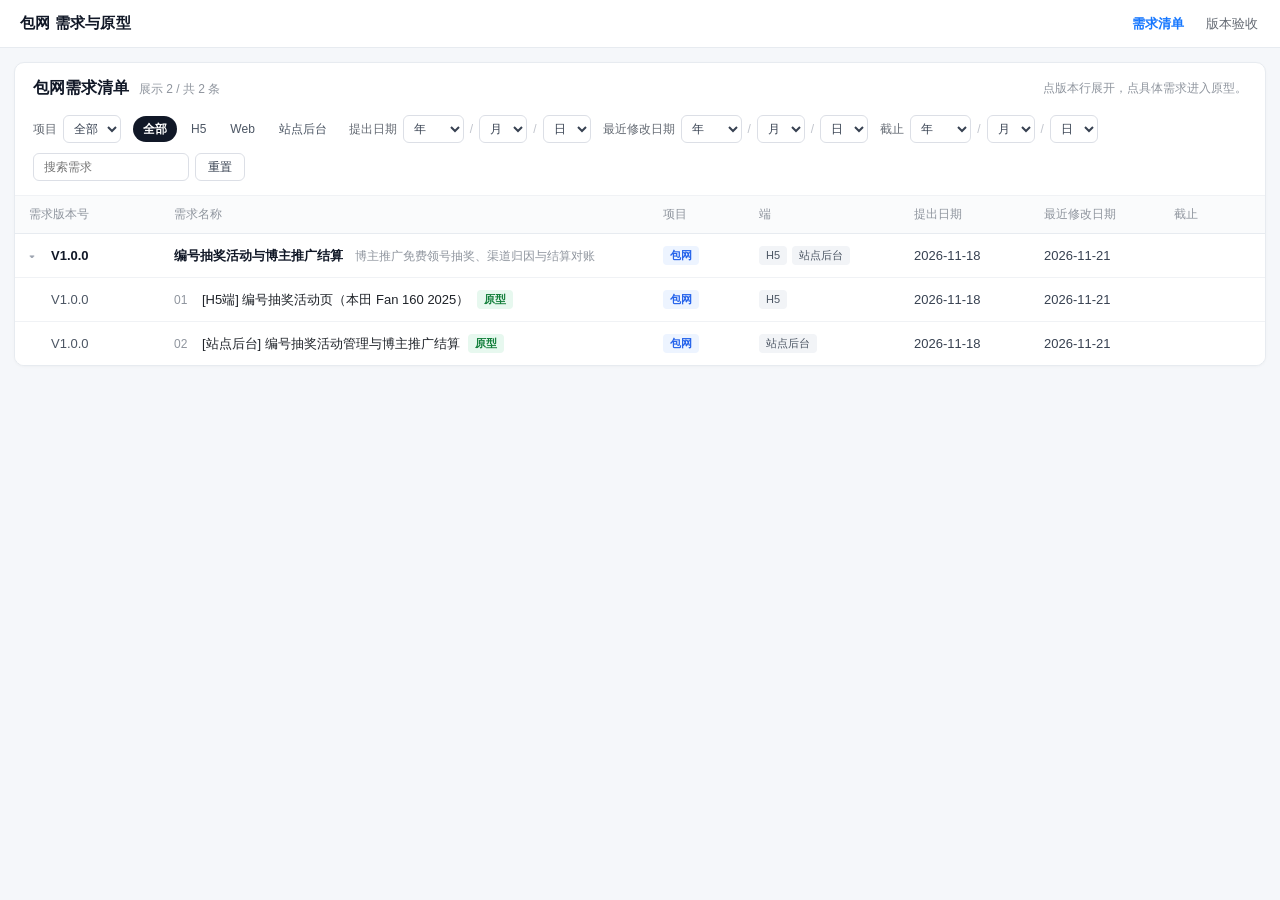
<file: index.html>
<!DOCTYPE html>
<html lang="zh-CN">
<head>
  <meta charset="UTF-8" />
  <meta name="viewport" content="width=device-width, initial-scale=1.0" />
  <title>包网 需求与原型 :: 包网需求清单</title>
  <link rel="stylesheet" href="catalog.css" />
</head>
<body>
  <!-- 顶部导航栏 -->
  <header class="top-nav">
    <div class="top-nav-inner">
      <div class="top-brand">包网 需求与原型</div>
      <nav class="top-links" aria-label="视图切换">
        <button type="button" class="top-link is-active" id="navListBtn" data-view="list">需求清单</button>
        <button type="button" class="top-link" id="navAcceptBtn" data-view="acceptance">版本验收</button>
      </nav>
    </div>
  </header>

  <main class="page-main">
    <!-- 视图 1：包网需求清单 -->
    <section class="catalog-card" id="viewList" aria-label="包网需求清单">
      <div class="card-header">
        <div class="card-header-left">
          <h1 class="card-title">包网需求清单</h1>
          <span class="card-counter" id="countSummary">展示 2 / 共 2 条</span>
        </div>
        <div class="card-header-tip">点版本行展开，点具体需求进入原型。</div>
      </div>

      <!-- 筛选栏 -->
      <div class="filter-bar">
        <div class="filter-group">
          <label class="filter-label" for="filterProject">项目</label>
          <select class="filter-select" id="filterProject" aria-label="按项目筛选">
            <option value="all">全部</option>
            <option value="包网">包网</option>
          </select>
        </div>

        <div class="filter-pills" id="clientPills" role="group" aria-label="按端筛选">
          <button type="button" class="pill-btn is-active" data-client="all">全部</button>
          <button type="button" class="pill-btn" data-client="H5">H5</button>
          <button type="button" class="pill-btn" data-client="Web">Web</button>
          <button type="button" class="pill-btn" data-client="站点后台">站点后台</button>
        </div>

        <div class="filter-date-group">
          <span class="filter-label">提出日期</span>
          <select class="date-select" id="createdYear" aria-label="提出年份">
            <option value="">年</option>
            <option value="2026">2026</option>
          </select>
          <span class="date-sep">/</span>
          <select class="date-select" id="createdMonth" aria-label="提出月份">
            <option value="">月</option>
            <option value="11">11</option>
          </select>
          <span class="date-sep">/</span>
          <select class="date-select" id="createdDay" aria-label="提出日期">
            <option value="">日</option>
            <option value="18">18</option>
          </select>
        </div>

        <div class="filter-date-group">
          <span class="filter-label">最近修改日期</span>
          <select class="date-select" id="updatedYear" aria-label="修改年份">
            <option value="">年</option>
            <option value="2026">2026</option>
          </select>
          <span class="date-sep">/</span>
          <select class="date-select" id="updatedMonth" aria-label="修改月份">
            <option value="">月</option>
            <option value="11">11</option>
          </select>
          <span class="date-sep">/</span>
          <select class="date-select" id="updatedDay" aria-label="修改日期">
            <option value="">日</option>
            <option value="21">21</option>
          </select>
        </div>

        <div class="filter-date-group">
          <span class="filter-label">截止</span>
          <select class="date-select" id="dueYear" aria-label="截止年份">
            <option value="">年</option>
            <option value="2026">2026</option>
          </select>
          <span class="date-sep">/</span>
          <select class="date-select" id="dueMonth" aria-label="截止月份">
            <option value="">月</option>
            <option value="11">11</option>
            <option value="12">12</option>
          </select>
          <span class="date-sep">/</span>
          <select class="date-select" id="dueDay" aria-label="截止日期">
            <option value="">日</option>
            <option value="30">30</option>
          </select>
        </div>

        <div class="filter-search-group">
          <input
            type="text"
            class="search-input"
            id="searchInput"
            placeholder="搜索需求"
            aria-label="搜索需求名称或版本号"
          />
          <button type="button" class="reset-btn" id="resetFilterBtn">重置</button>
        </div>
      </div>

      <!-- 需求清单表格 -->
      <div class="table-wrap">
        <table class="req-table">
          <thead>
            <tr>
              <th class="col-ver">需求版本号</th>
              <th class="col-name">需求名称</th>
              <th class="col-proj">项目</th>
              <th class="col-client">端</th>
              <th class="col-date">提出日期</th>
              <th class="col-date">最近修改日期</th>
              <th class="col-due">截止</th>
            </tr>
          </thead>
          <tbody id="reqTableBody">
            <!-- 由 catalog.js 渲染 -->
          </tbody>
        </table>
      </div>
    </section>

    <!-- 视图 2：版本验收（对应 PRD R01-R07 验收项） -->
    <section class="catalog-card" id="viewAcceptance" hidden aria-label="版本验收清单">
      <div class="card-header">
        <div class="card-header-left">
          <h1 class="card-title">V1.0.0 版本验收清单</h1>
          <span class="card-counter" id="acceptProgressText">已完成 0 / 7 项</span>
        </div>
        <div class="accept-header-actions">
          <a href="h5.html" class="quick-proto-link">打开 H5 原型 ↗</a>
          <a href="admin.html" class="quick-proto-link quick-proto-link--dark">打开站点后台原型 ↗</a>
        </div>
      </div>

      <div class="accept-list" id="acceptList">
        <!-- 由 catalog.js 渲染 -->
      </div>
    </section>
  </main>

  <script src="catalog.js"></script>
</body>
</html>
</file>
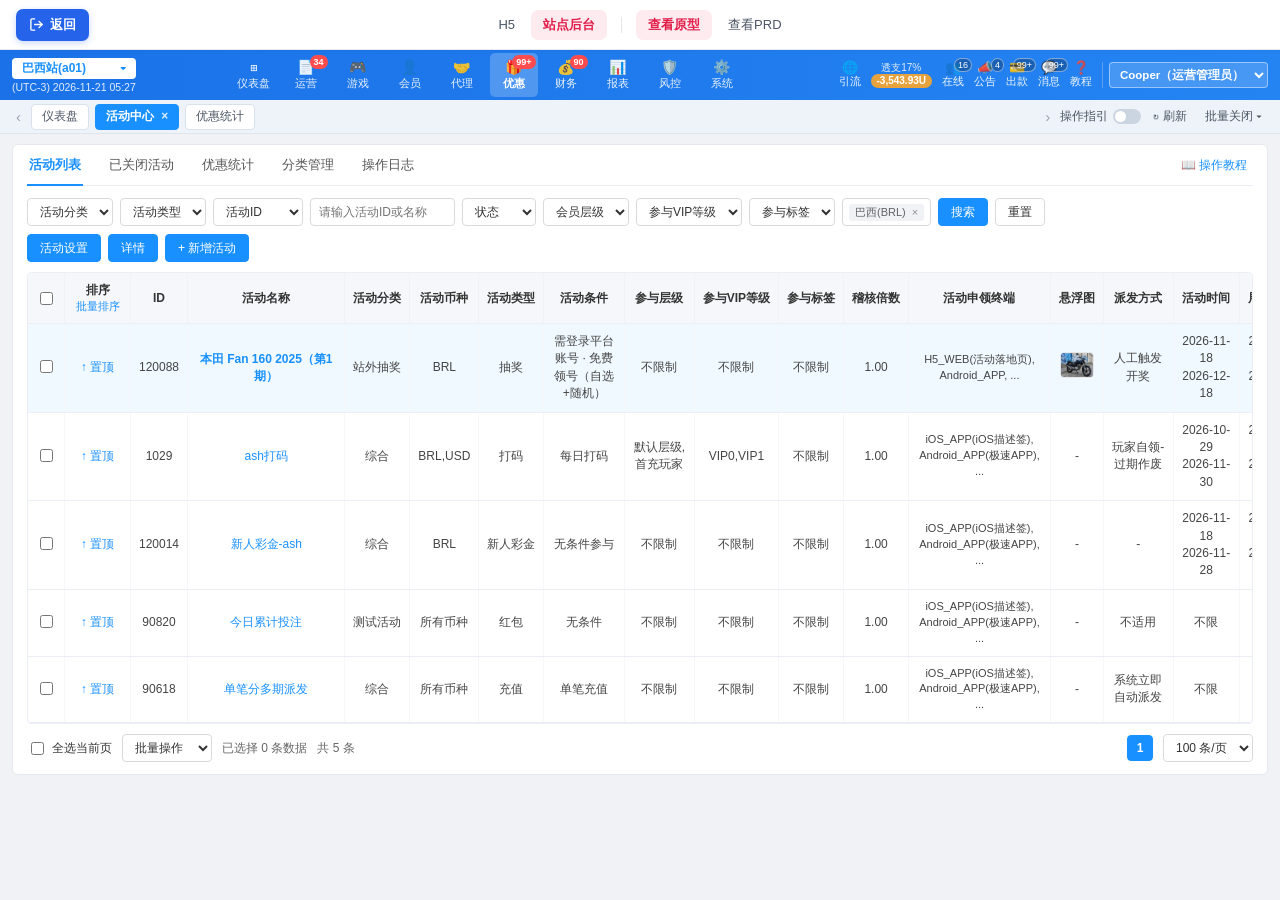
<file: admin.html>
<!DOCTYPE html>
<html lang="zh-CN">
<head>
  <meta charset="UTF-8" />
  <meta name="viewport" content="width=device-width, initial-scale=1.0" />
  <title>包网站点后台 :: 优惠 - 活动中心</title>
  <link rel="stylesheet" href="admin.css" />
  <link rel="stylesheet" href="proto-bar.css" />
</head>
<body>
  <!-- 1. 站点后台顶部蓝底主导航栏（1:1 还原截图风格） -->
  <header class="erp-header">
    <div class="erp-header-left">
      <div class="site-picker">
        <span class="site-picker-name">巴西站(a01)</span>
        <span class="site-picker-arrow">▾</span>
      </div>
      <div class="site-clock" id="siteClock">(UTC-3) 2026-11-21 05:27</div>
    </div>

    <nav class="erp-top-modules" aria-label="系统主菜单">
      <button type="button" class="erp-mod-btn"><span class="mod-ico">⊞</span><span>仪表盘</span></button>
      <button type="button" class="erp-mod-btn"><span class="mod-ico">📄</span><span>运营</span><em class="mod-badge">34</em></button>
      <button type="button" class="erp-mod-btn"><span class="mod-ico">🎮</span><span>游戏</span></button>
      <button type="button" class="erp-mod-btn"><span class="mod-ico">👤</span><span>会员</span></button>
      <button type="button" class="erp-mod-btn"><span class="mod-ico">🤝</span><span>代理</span></button>
      <button type="button" class="erp-mod-btn is-active"><span class="mod-ico">🎁</span><span>优惠</span><em class="mod-badge">99+</em></button>
      <button type="button" class="erp-mod-btn"><span class="mod-ico">💰</span><span>财务</span><em class="mod-badge">90</em></button>
      <button type="button" class="erp-mod-btn"><span class="mod-ico">📊</span><span>报表</span></button>
      <button type="button" class="erp-mod-btn"><span class="mod-ico">🛡️</span><span>风控</span></button>
      <button type="button" class="erp-mod-btn"><span class="mod-ico">⚙️</span><span>系统</span></button>
    </nav>

    <div class="erp-header-right">
      <div class="erp-stat-item"><span class="stat-ico">🌐</span><span>引流</span></div>
      <div class="erp-credit-pill">
        <span class="credit-top">透支17%</span>
        <span class="credit-val">-3,543.93U</span>
      </div>
      <div class="erp-stat-item"><span class="stat-ico">👥</span><span>在线</span><em class="mini-num">16</em></div>
      <div class="erp-stat-item"><span class="stat-ico">📣</span><span>公告</span><em class="mini-num">4</em></div>
      <div class="erp-stat-item"><span class="stat-ico">💳</span><span>出款</span><em class="mini-num">99+</em></div>
      <div class="erp-stat-item"><span class="stat-ico">💬</span><span>消息</span><em class="mini-num">99+</em></div>
      <div class="erp-stat-item"><span class="stat-ico">❓</span><span>教程</span></div>
      <div class="erp-role-box" title="切换角色验证 PRD R05 权限控制">
        <select id="erpRoleSelect" class="erp-role-select" aria-label="切换操作角色">
          <option value="ops">Cooper（运营管理员）</option>
          <option value="draw">Alice（开奖授权员）</option>
          <option value="finance">Bob（财务审核员）</option>
        </select>
      </div>
    </div>
  </header>

  <!-- 2. 多页签快捷栏 -->
  <div class="erp-tabbar">
    <div class="erp-tabbar-left">
      <span class="tab-nav-arrow">‹</span>
      <button type="button" class="erp-page-tab">仪表盘</button>
      <button type="button" class="erp-page-tab is-active">活动中心 <span class="tab-x">×</span></button>
      <button type="button" class="erp-page-tab" id="quickSettlementTab">优惠统计</button>
    </div>
    <div class="erp-tabbar-right">
      <span class="tab-nav-arrow">›</span>
      <label class="guide-toggle">
        <span>操作指引</span>
        <input type="checkbox" />
        <i class="mini-switch"></i>
      </label>
      <button type="button" class="tabbar-tool-btn" id="refreshAllBtn">↻ 刷新</button>
      <button type="button" class="tabbar-tool-btn">批量关闭 ▾</button>
    </div>
  </div>

  <!-- 3. 活动中心主白卡工作区 -->
  <main class="erp-workspace">
    <div class="erp-card">
      <!-- 内部子标签行 -->
      <div class="card-subtabs">
        <div class="subtabs-left" role="tablist">
          <button type="button" class="subtab-btn is-active" data-subtab="active">活动列表</button>
          <button type="button" class="subtab-btn" data-subtab="closed">已关闭活动</button>
          <button type="button" class="subtab-btn" data-subtab="stats">优惠统计</button>
          <button type="button" class="subtab-btn" data-subtab="categories">分类管理</button>
          <button type="button" class="subtab-btn" data-subtab="logs">操作日志</button>
        </div>
        <button type="button" class="tutorial-link" id="openTutorialBtn">📖 操作教程</button>
      </div>

      <!-- 筛选与操作栏 -->
      <div class="filter-toolbar" id="activityFilterToolbar">
        <div class="filter-inputs-wrap">
          <select class="f-ctrl" id="filterCategory">
            <option value="">活动分类</option>
            <option value="站外抽奖">站外抽奖</option>
            <option value="综合">综合</option>
            <option value="测试活动">测试活动</option>
          </select>
          <select class="f-ctrl" id="filterType">
            <option value="">活动类型</option>
            <option value="抽奖">抽奖</option>
            <option value="打码">打码</option>
            <option value="新人彩金">新人彩金</option>
            <option value="红包">红包</option>
            <option value="充值">充值</option>
          </select>
          <select class="f-ctrl f-ctrl--sm">
            <option value="id">活动ID</option>
            <option value="name">活动名称</option>
          </select>
          <input type="text" class="f-ctrl f-ctrl--search" id="filterKeyword" placeholder="请输入活动ID或名称" />
          <select class="f-ctrl" id="filterStatus">
            <option value="">状态</option>
            <option value="进行中">进行中</option>
            <option value="待开奖">待开奖</option>
            <option value="已开奖">已开奖</option>
            <option value="草稿">草稿</option>
          </select>
          <select class="f-ctrl">
            <option value="">会员层级</option>
            <option value="不限制">不限制</option>
            <option value="默认层级">默认层级</option>
          </select>
          <select class="f-ctrl">
            <option value="">参与VIP等级</option>
            <option value="不限制">不限制</option>
            <option value="VIP0,VIP1">VIP0,VIP1</option>
          </select>
          <select class="f-ctrl">
            <option value="">参与标签</option>
            <option value="不限制">不限制</option>
          </select>
          <div class="currency-chip-input">
            <span class="chip-tag">巴西(BRL) <i>×</i></span>
          </div>
          <button type="button" class="btn-blue" id="searchBtn">搜索</button>
          <button type="button" class="btn-default" id="resetBtn">重置</button>
        </div>

        <div class="toolbar-right-btns">
          <button type="button" class="btn-blue" id="openGlobalSettingsBtn">活动设置</button>
          <button type="button" class="btn-blue" id="openLotteryDetailTopBtn">详情</button>
          <button type="button" class="btn-blue" id="openCreateActivityBtn">+ 新增活动</button>
        </div>
      </div>

      <!-- 活动列表横向滚动表格（完整还原截图全部列） -->
      <div class="erp-table-wrap" id="activityTableWrap">
        <table class="erp-table">
          <thead>
            <tr>
              <th class="col-check"><input type="checkbox" id="selectAllCheckbox" aria-label="全选" /></th>
              <th class="col-sort">排序<div class="sub-th-link">批量排序</div></th>
              <th>ID</th>
              <th class="col-act-name">活动名称</th>
              <th>活动分类</th>
              <th>活动币种</th>
              <th>活动类型</th>
              <th>活动条件</th>
              <th>参与层级</th>
              <th>参与VIP等级</th>
              <th>参与标签</th>
              <th>稽核倍数</th>
              <th class="col-terminal">活动申领终端</th>
              <th>悬浮图</th>
              <th>派发方式</th>
              <th>活动时间</th>
              <th>展示时间</th>
              <th>状态</th>
              <th class="col-ops">操作</th>
              <th>操作人</th>
              <th>操作时间</th>
            </tr>
          </thead>
          <tbody id="activityTableBody"></tbody>
        </table>
      </div>

      <!-- 优惠统计子面板（点击「优惠统计」时展示博主推广汇总） -->
      <div class="subpanel-box" id="statsSubpanel" hidden>
        <div class="subpanel-head">
          <h3>站外编号抽奖 · 博主推广归因与结算统计</h3>
          <button type="button" class="btn-blue" id="openSettlementFromStatsBtn">打开完整结算明细</button>
        </div>
        <div class="stats-kpi-row" id="statsKpiRow"></div>
      </div>

      <!-- 分类管理子面板 -->
      <div class="subpanel-box" id="categoriesSubpanel" hidden>
        <div class="subpanel-head">
          <h3>活动分类管理</h3>
        </div>
        <div class="cat-tags-row">
          <span class="cat-pill">站外抽奖（1个活动）</span>
          <span class="cat-pill">综合（2个活动）</span>
          <span class="cat-pill">测试活动（2个活动）</span>
          <span class="cat-pill">Mark（5个活动）</span>
          <span class="cat-pill">救援金和砍一刀（2个活动）</span>
        </div>
      </div>

      <!-- 操作审计日志子面板（PRD R05） -->
      <div class="subpanel-box" id="logsSubpanel" hidden>
        <div class="subpanel-head">
          <h3>后台操作审计日志（PRD R05：发布、配置变更、作废、开奖、结算与付款全留痕）</h3>
        </div>
        <div class="erp-table-wrap">
          <table class="erp-table erp-table--compact">
            <thead>
              <tr>
                <th style="width:160px;">操作时间</th>
                <th style="width:150px;">操作人 / 角色</th>
                <th style="width:110px;">模块</th>
                <th style="width:140px;">动作</th>
                <th>操作详情与原因留痕</th>
              </tr>
            </thead>
            <tbody id="auditLogTableBody"></tbody>
          </table>
        </div>
      </div>

      <!-- 底部分页栏 -->
      <div class="erp-pagination" id="activityPagination">
        <div class="pagi-left">
          <label class="check-label"><input type="checkbox" id="selectAllBottom" /> 全选当前页</label>
          <select class="f-ctrl f-ctrl--sm">
            <option>批量操作</option>
            <option>批量开启</option>
            <option>批量关闭</option>
          </select>
          <span class="pagi-info" id="selectedCountText">已选择 0 条数据</span>
          <span class="pagi-info" id="totalCountText">共 8 条</span>
        </div>
        <div class="pagi-right">
          <button type="button" class="pagi-num is-active">1</button>
          <select class="f-ctrl f-ctrl--sm">
            <option>100 条/页</option>
            <option>50 条/页</option>
            <option>20 条/页</option>
          </select>
        </div>
      </div>
    </div>
  </main>

  <!-- =========================================================
       弹窗 1：新增活动 / 修改活动（1:1 完整还原图 3 & 图 4 双栏大表单）
       ========================================================= -->
  <div class="erp-modal-mask" id="createActivityModal" hidden role="dialog" aria-modal="true" aria-labelledby="createModalTitle">
    <div class="erp-modal erp-modal--xl">
      <div class="erp-modal-header">
        <h3 id="createModalTitle">新增活动</h3>
        <button type="button" class="erp-modal-close" data-close-modal="createActivityModal" aria-label="关闭">×</button>
      </div>

      <form id="createActivityForm" class="erp-modal-body">
        <input type="hidden" id="editingActivityId" value="" />
        <!-- PRD R05：已发布活动规则版本冻结警示条 -->
        <div class="freeze-notice-bar" id="freezeNoticeBar" hidden>
          🔒 <strong>规则版本已冻结（PRD R05）</strong>：本期活动已发布上线，影响参与资格、号码范围、发放方式与开奖规则的核心字段已自动锁定；仅允许调整非核心展示项或新增/启停博主渠道，所有变更将记入操作审计日志。
        </div>
        <div class="dual-col-layout">
          <!-- ========== 左栏：基础配置 + 抽奖规则 + 博主渠道 + 结算配置 ========== -->
          <div class="form-col-left">
            <!-- 活动类型网格 -->
            <div class="form-row form-row--top">
              <label class="f-label">活动类型</label>
              <div class="f-control">
                <div class="type-chip-grid" id="activityTypeGrid">
                  <button type="button" class="type-chip" data-type="充值">充值<em class="chip-hot">推荐</em></button>
                  <button type="button" class="type-chip" data-type="打码">打码</button>
                  <button type="button" class="type-chip" data-type="闯关">闯关</button>
                  <button type="button" class="type-chip" data-type="救援金">救援金<em class="chip-hot">推荐</em></button>
                  <button type="button" class="type-chip" data-type="签到">签到<em class="chip-hot">推荐</em></button>
                  <button type="button" class="type-chip" data-type="幸运注单">幸运注单</button>
                  <button type="button" class="type-chip" data-type="红包">红包</button>
                  <button type="button" class="type-chip" data-type="投资">投资</button>
                  <button type="button" class="type-chip" data-type="推广">推广<em class="chip-hot">推荐</em></button>
                  <button type="button" class="type-chip" data-type="代理">代理</button>
                  <button type="button" class="type-chip" data-type="集字">集字</button>
                  <button type="button" class="type-chip" data-type="竞猜">竞猜</button>
                  <button type="button" class="type-chip" data-type="排行榜">排行榜</button>
                  <button type="button" class="type-chip" data-type="新人彩金">新人彩金</button>
                  <button type="button" class="type-chip" data-type="回归彩金">回归彩金</button>
                  <button type="button" class="type-chip" data-type="抽奖助力">抽奖助力</button>
                  <button type="button" class="type-chip is-active" data-type="抽奖">抽奖<em class="chip-new">新</em></button>
                  <button type="button" class="type-chip" data-type="砍一刀">砍一刀</button>
                  <button type="button" class="type-chip" data-type="新砍一刀">新砍一刀<em class="chip-hot">推荐</em></button>
                  <button type="button" class="type-chip" data-type="自定义">自定义</button>
                </div>
              </div>
            </div>

            <!-- 活动形式 -->
            <div class="form-row">
              <label class="f-label"><i class="req">*</i> 活动形式 <span class="help-q" tabindex="0" data-tip-text="站内抽奖：仅在站点活动中心内参与；站外抽奖：生成独立 H5 落地页供博主对外推广，未登录用户点击锁号直跳平台前台注册/登录。">?</span></label>
              <div class="f-control inline-radios">
                <label><input type="radio" name="actFormType" value="站内抽奖" /> 站内抽奖</label>
                <label><input type="radio" name="actFormType" value="站外抽奖" checked /> 站外抽奖</label>
              </div>
            </div>

            <!-- 选择币种 -->
            <div class="form-row">
              <label class="f-label"><i class="req">*</i> 选择币种</label>
              <div class="f-control inline-radios">
                <label><input type="checkbox" id="currAll" checked /> 全选</label>
                <label><input type="checkbox" name="actCurrency" value="BRL" checked /> BRL</label>
                <label><input type="checkbox" name="actCurrency" value="USD" /> USD</label>
              </div>
            </div>

            <!-- 活动名称 -->
            <div class="form-row form-row--top">
              <label class="f-label"><i class="req">*</i> 活动名称</label>
              <div class="f-control">
                <div class="inline-radios" style="margin-bottom:6px;">
                  <label><input type="radio" name="nameMode" value="自定义" checked /> 自定义</label>
                  <label><input type="radio" name="nameMode" value="系统自带" /> 系统自带</label>
                </div>
                <div class="input-with-btn">
                  <input type="text" id="cfgActName" class="erp-input" placeholder="请输入活动名称（如：本田 Fan 160 2025）" required />
                  <button type="button" class="btn-outline-blue" data-tip="多语言配置弹窗演示">更多语言</button>
                </div>
              </div>
            </div>

            <!-- 活动时间 -->
            <div class="form-row form-row--top">
              <label class="f-label"><i class="req">*</i> 活动时间</label>
              <div class="f-control">
                <div class="range-row">
                  <input type="date" id="cfgStartDate" class="erp-input" value="2026-11-18" />
                  <span class="range-arrow">→</span>
                  <input type="date" id="cfgEndDate" class="erp-input" value="2026-12-18" />
                  <label class="inline-check"><input type="checkbox" id="cfgActPermanent" /> 永久</label>
                </div>
                <label class="inline-check" style="margin-top:6px;">
                  <input type="checkbox" id="cfgSyncDisplayTime" checked /> 展示时间与活动时间保持一致
                </label>
              </div>
            </div>

            <!-- 展示时间 -->
            <div class="form-row">
              <label class="f-label"><i class="req">*</i> 展示时间</label>
              <div class="f-control range-row">
                <input type="date" id="cfgShowStart" class="erp-input" value="2026-11-18" />
                <span class="range-arrow">→</span>
                <input type="date" id="cfgShowEnd" class="erp-input" value="2026-12-18" />
                <label class="inline-check"><input type="checkbox" id="cfgShowPermanent" /> 永久</label>
              </div>
            </div>

            <!-- 期次 -->
            <div class="form-row">
              <label class="f-label"><i class="req">*</i> 期次</label>
              <div class="f-control">
                <input type="text" id="cfgRound" class="erp-input" value="第1期" required />
              </div>
            </div>

            <!-- 主办方 -->
            <div class="form-row">
              <label class="f-label"><i class="req">*</i> 主办方 <span class="help-q" tabindex="0" data-tip-text="用于在前台活动页及规则弹窗中明确披露本期活动主办主体与合作平台关系（PRD 第 4.1 条）。">?</span></label>
              <div class="f-control">
                <input type="text" id="cfgSponsor" class="erp-input" placeholder="请输入主办方名称" value="塔瓦雷斯活动方" required />
              </div>
            </div>

            <!-- 奖品配置动态表 -->
            <div class="form-row form-row--top">
              <label class="f-label"><i class="req">*</i> 奖品配置 <span class="help-q" tabindex="0" data-tip-text="配置本期各档奖项名称、奖品描述/金额与中奖名额，开奖后将按此处配置在前台公示奖项与中奖号码。">?</span></label>
              <div class="f-control">
                <div class="prize-table-head">
                  <span>奖项名称</span>
                  <span>奖品内容</span>
                  <span>数量</span>
                  <span></span>
                </div>
                <div id="prizeRowsContainer" class="prize-rows"></div>
              </div>
            </div>

            <!-- 号码范围 -->
            <div class="form-row">
              <label class="f-label"><i class="req">*</i> 号码范围 <span class="help-q" tabindex="0" data-tip-text="配置本期连续号码池起止值及前台补零展示位数（如 000001 至 100000，6 位）。活动发布后该范围冻结不可更改，同一有效号码仅归属一笔记录。">?</span></label>
              <div class="f-control inline-num-range">
                <input type="text" id="cfgNumStart" class="erp-input w-100" data-freeze-field value="000001" />
                <span>至</span>
                <input type="text" id="cfgNumEnd" class="erp-input w-100" data-freeze-field value="100000" />
                <span style="margin-left:8px;">展示位数</span>
                <input type="number" id="cfgNumDigits" class="erp-input w-64" data-freeze-field value="6" min="4" max="8" />
              </div>
            </div>

            <!-- 号码价格（免费 / 付费 + 动态档位配置） -->
            <div class="form-row form-row--top">
              <label class="f-label"><i class="req">*</i> 号码价格 <span class="help-q" tabindex="0" data-tip-text="免费：用户无需支付即可按上限领号，H5 端展示「立即锁定号码」；付费：需配置号码数量及对应价格档位（如支付 $1 可选 1 个号码、$2 可选 2 个号码），H5 端展示「立即购买号码」与对应价格。活动发布后冻结。">?</span></label>
              <div class="f-control">
                <div class="inline-radios">
                  <label><input type="radio" name="cfgPriceMode" value="free" data-freeze-field checked /> 免费</label>
                  <label><input type="radio" name="cfgPriceMode" value="paid" data-freeze-field /> 付费</label>
                </div>

                <!-- 选择「付费」时展开的档位配置表 -->
                <div class="price-tier-panel" id="priceTierPanel" hidden>
                  <div class="price-tier-head">
                    <span>号码数量（个）</span>
                    <span>对应价格（$）</span>
                    <span>档位标签（可选）</span>
                    <span></span>
                  </div>
                  <div id="priceTierRows" class="price-tier-rows"></div>
                  <div class="price-tier-tip">示例：配置数量 1、价格 1 表示「支付 $1 可选择 1 个号码」；配置数量 2、价格 2 表示「支付 $2 可选择 2 个号码」。</div>
                </div>
              </div>
            </div>

            <!-- 发放方式（PRD R02：支持多选，与 H5 双模式一致） -->
            <div class="form-row">
              <label class="f-label"><i class="req">*</i> 发放方式 <span class="help-q" tabindex="0" data-tip-text="控制前台 H5 允许的选号方式：可单选或同时开启「用户自选号码」与「系统自动分配」。活动发布后冻结不可变更。">?</span></label>
              <div class="f-control inline-radios">
                <label><input type="checkbox" name="cfgIssueMode" value="用户自选号码" data-freeze-field checked /> 用户自选号码</label>
                <label><input type="checkbox" name="cfgIssueMode" value="系统自动分配" data-freeze-field checked /> 系统自动分配</label>
              </div>
            </div>

            <!-- 发放上限（PRD R02：单次上限 + 单人上限） -->
            <div class="form-row">
              <label class="f-label"><i class="req">*</i> 发放上限 <span class="help-q" tabindex="0" data-tip-text="限制每次请求最多发放的号码数及同一平台账号在本期累计可持有的有效号码上限（单次上限不得大于单人每期上限）。重复提交幂等返回原结果。">?</span></label>
              <div class="f-control inline-num-range">
                <span>单次</span>
                <input type="number" id="cfgPerClaimLimit" class="erp-input w-64" data-freeze-field value="1" min="1" />
                <span>个，单人每期</span>
                <input type="number" id="cfgUserLimit" class="erp-input w-64" data-freeze-field value="1" min="1" />
                <span>个有效号码</span>
              </div>
            </div>

            <!-- 锁池前作废号码处理（PRD R02） -->
            <div class="form-row">
              <label class="f-label"><i class="req">*</i> 作废回池 <span class="help-q" tabindex="0" data-tip-text="满额锁池前，当后台因风控/异常将有效号码作废时，决定该号码是否重新释放回号码池供其他用户领取；无论是否回池，作废均扣减当前有效进度并留痕。">?</span></label>
              <div class="f-control inline-radios">
                <label><input type="radio" name="cfgVoidRecycle" value="锁池前回池" data-freeze-field checked /> 锁池前回池可再发放</label>
                <label><input type="radio" name="cfgVoidRecycle" value="作废不回池" data-freeze-field /> 作废不回池（仅扣进度）</label>
              </div>
            </div>

            <!-- 参与资格 -->
            <div class="form-row">
              <label class="f-label"><i class="req">*</i> 参与资格 <span class="help-q" tabindex="0" data-tip-text="校验用户是否满足免费领号条件：需登录平台账号（新老账号均可）、仅新注册用户（仅本期新开户账号）或无额外限制。">?</span></label>
              <div class="f-control inline-radios">
                <label><input type="radio" name="cfgEligibility" value="需登录平台账号" data-freeze-field checked /> 需登录平台账号</label>
                <label><input type="radio" name="cfgEligibility" value="仅新注册用户" data-freeze-field /> 仅新注册用户</label>
                <label><input type="radio" name="cfgEligibility" value="无额外限制" data-freeze-field /> 无额外限制</label>
              </div>
            </div>

            <!-- 注册跳转与无效渠道兜底（PRD R01） -->
            <div class="form-row form-row--top">
              <label class="f-label"><i class="req">*</i> 注册跳转 <span class="help-q" tabindex="0" data-tip-text="已确认规则（PRD R01）：活动页不独立建号，点击注册直跳平台现有前台注册页并透传活动 ID 与博主渠道参数；渠道无效时允许正常注册并记为「无有效来源」。">?</span></label>
              <div class="f-control limit-stack">
                <div class="inline-radios">
                  <label><input type="radio" name="cfgRegTarget" value="现有前台注册页" checked /> 直跳平台现有前台注册页（自动透传活动与渠道参数）</label>
                </div>
                <div class="inline-radios" style="color:#666;">
                  <label><input type="checkbox" id="cfgRegAutoReturn" checked /> 注册成功后自动回跳活动页锁号</label>
                  <label><input type="checkbox" id="cfgInvalidKolFallback" checked /> 无效渠道允许注册并记为「无有效来源」</label>
                </div>
              </div>
            </div>

            <!-- 进度展示（PRD R03） -->
            <div class="form-row">
              <label class="f-label">进度展示 <span class="help-q" tabindex="0" data-tip-text="进度 = 本期有效号码数 ÷ 可发放总数 × 100%（待确认与作废号码不计入）。向下取整确保未满额时绝不提前显示 100%。">?</span></label>
              <div class="f-control inline-radios">
                <label class="erp-switch">
                  <input type="checkbox" id="cfgShowProgress" checked />
                  <span class="erp-switch-track"><i>开</i></span>
                </label>
                <label class="inline-check"><input type="checkbox" id="cfgShowFraction" checked /> 同步展示「已发放/总量」（未满额不进位为100%）</label>
              </div>
            </div>

            <!-- 满额处理 -->
            <div class="form-row">
              <label class="f-label"><i class="req">*</i> 满额处理 <span class="help-q" tabindex="0" data-tip-text="当实际有效号码数达到号码总量（100%）时，系统立即关闭新参与并按同一时点锁定有效号码清单，活动进入「待开奖」状态。">?</span></label>
              <div class="f-control inline-radios">
                <label><input type="radio" name="cfgFullAction" value="进入待开奖并停止发号" data-freeze-field checked /> 进入待开奖并停止发号（同刻锁定有效号码清单）</label>
              </div>
            </div>

            <!-- 开奖方式 & 结果产生方式（PRD R04） -->
            <div class="form-row">
              <label class="f-label"><i class="req">*</i> 开奖方式 <span class="help-q" tabindex="0" data-tip-text="人工触发开奖：进入「待开奖」后由具备开奖权限的授权人员手动执行并公示；满额自动开奖：锁定清单后系统自动按规则出号并公示。重复触发沿用既有结果。">?</span></label>
              <div class="f-control inline-radios">
                <label><input type="radio" name="cfgDrawMode" value="人工触发开奖" data-freeze-field checked /> 人工触发开奖（限开奖授权员）</label>
                <label><input type="radio" name="cfgDrawMode" value="满额自动开奖" data-freeze-field /> 满额自动开奖</label>
              </div>
            </div>

            <div class="form-row">
              <label class="f-label"><i class="req">*</i> 结果产生 <span class="help-q" tabindex="0" data-tip-text="定义中奖号码的生成依据与算法，结果入库时同步记录规则版本、开奖方式、依据快照与操作人以便审计复核。">?</span></label>
              <div class="f-control inline-radios">
                <label><input type="radio" name="cfgDrawAlgo" value="系统加密随机抽签" data-freeze-field checked /> 系统加密随机抽签</label>
                <label><input type="radio" name="cfgDrawAlgo" value="第三方公证期号映射" data-freeze-field /> 第三方公证期号映射</label>
                <label><input type="radio" name="cfgDrawAlgo" value="人工录入核验结果" data-freeze-field /> 人工录入核验结果</label>
              </div>
            </div>

            <!-- 落空号码处理（PRD R04） -->
            <div class="form-row">
              <label class="f-label"><i class="req">*</i> 落空处理 <span class="help-q" tabindex="0" data-tip-text="当开奖规则命中的号码未售出/未发放或已被风控作废时的兜底规则：按序号顺延至下一个有效号码，或按原算法重新抽取。">?</span></label>
              <div class="f-control inline-radios">
                <label><input type="radio" name="cfgEmptyHit" value="顺延下一有效号" data-freeze-field checked /> 顺延下一有效号码</label>
                <label><input type="radio" name="cfgEmptyHit" value="重新抽取有效号" data-freeze-field /> 重新抽取直至命中有效号</label>
              </div>
            </div>

            <!-- 到期未满 -->
            <div class="form-row">
              <label class="f-label"><i class="req">*</i> 到期未满 <span class="help-q" tabindex="0" data-tip-text="当活动到达截止时间但有效号码进度未满 100% 时的处理策略：按现有有效池按时开奖、延长截止时间，或取消本期活动。">?</span></label>
              <div class="f-control inline-radios">
                <label><input type="radio" name="cfgUndersold" value="按时开奖" data-freeze-field checked /> 按时开奖</label>
                <label><input type="radio" name="cfgUndersold" value="延期" data-freeze-field /> 延期</label>
                <label><input type="radio" name="cfgUndersold" value="取消本期" data-freeze-field /> 取消本期</label>
              </div>
            </div>

            <!-- 领奖期限与弃奖处理（PRD R04，归属左栏活动特殊配置） -->
            <div class="form-row">
              <label class="f-label"><i class="req">*</i> 领奖与弃奖 <span class="help-q" tabindex="0" data-tip-text="配置中奖公示后的有效兑奖天数及逾期未领奖的处理规则：自动弃奖作废或从有效号码池中递补重抽。">?</span></label>
              <div class="f-control inline-num-range">
                <span>开奖后</span>
                <input type="number" id="cfgClaimDays" class="erp-input w-64" data-freeze-field value="7" min="1" max="90" />
                <span>天内领奖，逾期：</span>
                <label class="inline-check"><input type="radio" name="cfgForfeitRule" value="自动弃奖" data-freeze-field checked /> 自动弃奖</label>
                <label class="inline-check"><input type="radio" name="cfgForfeitRule" value="递补重抽" data-freeze-field /> 递补重抽</label>
              </div>
            </div>

            <!-- 归因窗口 & 有效注册筛选条件（PRD R06） -->
            <div class="form-row">
              <label class="f-label">归因口径 <span class="help-q" tabindex="0" data-tip-text="用户在归因窗口（天）内先后访问多个博主链接时，取注册前最后一次有效博主来源；同一平台账号的新注册仅归属一个博主且仅计一次，老账号登录不计新增。">?</span></label>
              <div class="f-control inline-num-range">
                <span>窗口内末次归因</span>
                <input type="number" id="cfgAttrWindow" class="erp-input w-64" value="7" min="1" max="90" />
                <span>天（老账号登录与重复提交不计新增）</span>
              </div>
            </div>

            <div class="form-row form-row--top">
              <label class="f-label"><i class="req">*</i> 有效注册条件 <span class="help-q" tabindex="0" data-tip-text="定义新账号注册后纳入博主结算的有效判定条件，不满足条件的注册将记录排除原因并不计入应付结算金额。">?</span></label>
              <div class="f-control inline-radios">
                <label><input type="checkbox" checked disabled /> 平台成功创建新账号</label>
                <label><input type="checkbox" id="cfgValidPhone" checked /> 手机号/账号唯一性校验</label>
                <label><input type="checkbox" id="cfgValidRisk" checked /> 剔除同设备/同IP批量异常</label>
              </div>
            </div>

            <!-- 博主渠道（动态可增删） -->
            <div class="form-row form-row--top">
              <label class="f-label"><i class="req">*</i> 博主渠道 <span class="help-q" tabindex="0" data-tip-text="为每位推广博主生成绑定活动 ID 与博主标识的专属链接，支持独立启停及设置生效区间，分别统计点击量、注册成功量与有效注册量。">?</span></label>
              <div class="f-control">
                <div id="kolChannelsFormList" class="kol-form-list"></div>
                <button type="button" class="btn-dashed-add" id="addKolRowBtn">+ 添加渠道</button>
              </div>
            </div>

            <!-- 结算周期 & 币种（PRD R07） -->
            <div class="form-row">
              <label class="f-label"><i class="req">*</i> 结算周期 <span class="help-q" tabindex="0" data-tip-text="系统按所选周期（自然日/周/月）自动汇总各博主的有效注册明细，生成「待核对」结算单交由财务审核确认。">?</span></label>
              <div class="f-control inline-radios">
                <label><input type="radio" name="cfgSettleCycle" value="按自然日" /> 按自然日</label>
                <label><input type="radio" name="cfgSettleCycle" value="按自然周" /> 按自然周</label>
                <label><input type="radio" name="cfgSettleCycle" value="按自然月" checked /> 按自然月</label>
              </div>
            </div>

            <div class="form-row">
              <label class="f-label"><i class="req">*</i> 结算币种 <span class="help-q" tabindex="0" data-tip-text="选择与博主对账付款使用的币种（BRL / USD / USDT），并联动下方单次费率单位。">?</span></label>
              <div class="f-control inline-num-range">
                <select id="cfgSettleCurrency" class="erp-input w-120">
                  <option value="BRL" selected>BRL（雷亚尔）</option>
                  <option value="USD">USD（美元）</option>
                  <option value="USDT">USDT（泰达币）</option>
                </select>
                <span style="color:#666;">计费口径：有效注册付费（按费率版本追溯）</span>
              </div>
            </div>

            <!-- 单次费率 -->
            <div class="form-row">
              <label class="f-label"><i class="req">*</i> 单次费率 <span class="help-q" tabindex="0" data-tip-text="每条符合计费条件的有效新增注册对应单价。每笔有效转化自动保存命中的费率版本，调价不影响已确认结算单的历史核对。">?</span></label>
              <div class="f-control inline-num-range">
                <input type="number" step="0.01" id="cfgUnitRate" class="erp-input w-120" value="12.50" />
                <span id="cfgRateUnitLabel">BRL / 有效注册</span>
              </div>
            </div>

            <!-- 费率生效区间 -->
            <div class="form-row">
              <label class="f-label">费率生效区间 <span class="help-q" tabindex="0" data-tip-text="限定当前单次费率适用的有效起止日期，支持同周期内分段调价与版本追溯。">?</span></label>
              <div class="f-control range-row">
                <input type="date" id="cfgRateStart" class="erp-input" value="2026-11-18" />
                <span class="range-arrow">→</span>
                <input type="date" id="cfgRateEnd" class="erp-input" value="2026-12-31" />
              </div>
            </div>
          </div>

          <!-- ========== 右栏：宣传图配置 + 预览 + 申领限制 + 规则说明 ========== -->
          <div class="form-col-right">
            <div class="form-row">
              <label class="f-label">宣传图来源 <span class="help-q" tabindex="0" data-tip-text="自定义：直接上传设计好的活动主视觉图或选用预设模板；系统在线编辑：通过内置模板编辑器快速生成多语言头图。">?</span></label>
              <div class="f-control inline-radios">
                <label><input type="radio" name="cfgBannerSource" value="自定义" checked /> 自定义</label>
                <label><input type="radio" name="cfgBannerSource" value="系统在线编辑" /> 系统在线编辑</label>
              </div>
            </div>

            <div class="form-row">
              <label class="f-label"><i class="req">*</i> 选择语言</label>
              <div class="f-control lang-select-row">
                <div class="lang-tags-box" id="langTagsBox">
                  <span class="lang-tag">简体中文 <i>×</i></span>
                  <span class="lang-tag">英文 <i>×</i></span>
                </div>
                <button type="button" class="btn-square-blue" id="addLangBtn" title="添加语言">+</button>
                <button type="button" class="btn-link-blue" id="toggleGalleryBtn">收起</button>
              </div>
            </div>

            <div class="form-row form-row--top">
              <label class="f-label"><i class="req">*</i> 选择宣传图</label>
              <div class="f-control">
                <div class="upload-dropzone" id="uploadDropzone">
                  <div class="dropzone-del" id="clearBannerBtn">删除</div>
                  <div class="dropzone-text">文件拖到此处，或 <span class="link-blue">点击上传</span></div>
                  <div class="dropzone-hint">格式 png, jpg, gif, 尺寸 710px*320px, 大小 &lt; 1mb</div>
                  <input type="file" id="bannerFileInput" accept="image/*" hidden />
                </div>

                <!-- 模板图缩略图网格 -->
                <div class="banner-gallery" id="bannerGallery">
                  <button type="button" class="banner-thumb is-selected" data-banner="assets/fan-160-hero.jpg" data-title="本田 Fan 160 2025">
                    <img src="assets/fan-160-hero.jpg" alt="本田 Fan 160 2025" />
                  </button>
                  <button type="button" class="banner-thumb" data-banner="preset-emerald" data-title="绿色大奖模板">
                    <div class="preset-banner preset-emerald"><span>FAN 160 · 免费抽奖</span></div>
                  </button>
                  <button type="button" class="banner-thumb" data-banner="preset-gold" data-title="黄金狂欢模板">
                    <div class="preset-banner preset-gold"><span>VIP 幸运编号大奖</span></div>
                  </button>
                  <button type="button" class="banner-thumb" data-banner="preset-blue" data-title="科技蓝模板">
                    <div class="preset-banner preset-blue"><span>博主专属福利期</span></div>
                  </button>
                </div>
              </div>
            </div>

            <!-- 宣传图预览 -->
            <div class="form-row form-row--top">
              <label class="f-label">宣传图预览</label>
              <div class="f-control">
                <div class="preview-lang-tabs" id="previewLangTabs">
                  <button type="button" class="preview-lang-btn is-active" data-plang="英文">英文</button>
                  <button type="button" class="preview-lang-btn" data-plang="简体中文">简体中文</button>
                  <button type="button" class="preview-lang-btn" data-plang="葡萄牙语">葡萄牙语</button>
                  <button type="button" class="preview-lang-btn" data-plang="西班牙语">西班牙语</button>
                </div>
                <div class="banner-preview-stage" id="bannerPreviewStage">
                  <img src="assets/fan-160-hero.jpg" alt="宣传图预览" id="bannerPreviewImg" />
                  <span class="preview-lang-badge" id="previewLangBadge">英文预览</span>
                </div>
              </div>
            </div>

            <!-- 显示时间 -->
            <div class="form-row">
              <label class="f-label">显示时间 <span class="help-q" tabindex="0" data-tip-text="开启后在活动入口卡片上展示本期活动起止时间，关闭则隐藏卡片时间角标。">?</span></label>
              <div class="f-control">
                <label class="erp-switch">
                  <input type="checkbox" checked />
                  <span class="erp-switch-track"><i>开</i></span>
                </label>
              </div>
            </div>

            <!-- 更多申领限制 -->
            <div class="form-row form-row--top">
              <label class="f-label">更多申领限制 <span class="help-q" tabindex="0" data-tip-text="风控防刷限制：可分别限制同一登录 IP 或同一实名姓名在本期累计最多可申领的号码次数，超出即自动拦截。">?</span></label>
              <div class="f-control limit-stack">
                <label class="inline-num-range">
                  <input type="checkbox" id="cfgLimitIp" />
                  <span>同登录IP只能申领</span>
                  <input type="number" class="erp-input w-88" placeholder="1-10000" />
                  <span>次</span>
                </label>
                <label class="inline-num-range">
                  <input type="checkbox" id="cfgLimitName" />
                  <span>同姓名只能申领</span>
                  <input type="number" class="erp-input w-88" placeholder="1-999999" />
                  <span>次</span>
                </label>
              </div>
            </div>

            <!-- 参与限时 -->
            <div class="form-row">
              <label class="f-label">参与限时 <span class="help-q" tabindex="0" data-tip-text="不限制：所有满足资格的账号随时可领号；按注册天数：仅允许注册满或注册内指定天数的账号参与。">?</span></label>
              <div class="f-control inline-radios">
                <label><input type="radio" name="cfgJoinLimit" value="不限制" checked /> 不限制</label>
                <label><input type="radio" name="cfgJoinLimit" value="按注册天数" /> 按注册天数</label>
              </div>
            </div>

            <!-- 详情页时间 -->
            <div class="form-row">
              <label class="f-label">详情页时间 <span class="help-q" tabindex="0" data-tip-text="控制是否在 H5 活动详情/规则页中展示活动起止时间与开奖时间节点。">?</span></label>
              <div class="f-control">
                <label class="erp-switch">
                  <input type="checkbox" checked />
                  <span class="erp-switch-track"><i>开</i></span>
                </label>
              </div>
            </div>

            <!-- 规则说明 -->
            <div class="form-row form-row--top">
              <label class="f-label"><i class="req">*</i> 规则说明 <span class="help-q" tabindex="0" data-tip-text="展示在 H5 活动页「活动规则」弹窗中，建议写明免费领号方式、满额锁池开奖条件、兑奖核验步骤及主办方/合作平台关系说明。">?</span></label>
              <div class="f-control">
                <div class="inline-radios" style="margin-bottom:8px;">
                  <label><input type="radio" name="cfgRuleMode" value="自定义" checked /> 自定义</label>
                  <label><input type="radio" name="cfgRuleMode" value="系统自带" /> 系统自带</label>
                  <button type="button" class="btn-outline-blue" data-tip="支持为不同语言分别配置规则说明">更多语言</button>
                </div>
                <div class="textarea-wrap">
                  <textarea id="cfgRuleTextarea" class="erp-textarea" maxlength="10000" rows="5" placeholder="请配置活动说明、奖励说明及活动规则">1. 用户可通过手动选号或系统随机分配免费获取 6 位幸运抽奖号码，每人每期限领 1 个有效号码。
2. 有效号码进度达到 100% 后自动停止发号并锁定号码池，进入「待开奖」状态。
3. 本期由塔瓦雷斯活动方主办，官方合作平台提供账号注册与归属核验服务。</textarea>
                  <span class="textarea-counter" id="ruleCharCounter">134 / 10000</span>
                </div>
              </div>
            </div>
          </div>
        </div>

        <!-- 弹窗底部操作按钮（居中：关闭 / 立即发布 / 保存草稿） -->
        <div class="erp-modal-footer">
          <button type="button" class="btn-default" data-close-modal="createActivityModal">关闭</button>
          <button type="button" class="btn-outline-blue" id="publishActivityBtn">立即发布</button>
          <button type="submit" class="btn-blue" id="saveDraftBtn">保存草稿</button>
        </div>
      </form>
    </div>
  </div>

  <!-- =========================================================
       弹窗 2：活动详情 / 号码池与开奖管理（联动 H5 端领号记录）
       ========================================================= -->
  <div class="erp-modal-mask" id="lotteryDetailModal" hidden role="dialog" aria-modal="true">
    <div class="erp-modal erp-modal--lg">
      <div class="erp-modal-header">
        <h3 id="detailModalTitle">活动详情 · 号码记录与开奖管理</h3>
        <button type="button" class="erp-modal-close" data-close-modal="lotteryDetailModal">×</button>
      </div>
      <div class="erp-modal-body">
        <div class="detail-summary-bar" id="detailSummaryBar"></div>

        <div class="detail-ops-bar">
          <div class="detail-search-wrap">
            <input type="text" id="detailTicketSearch" class="erp-input" placeholder="搜索 6位号码 / 账号ID / 账号" style="width:220px;" />
            <select id="detailTicketStatus" class="erp-input" style="width:120px;">
              <option value="all">全部状态</option>
              <option value="有效">有效</option>
              <option value="待确认">待确认</option>
              <option value="作废">作废</option>
            </select>
          </div>
          <div class="detail-action-btns">
            <button type="button" class="btn-default" id="detailLockPoolBtn">模拟满额锁池 (100%)</button>
            <button type="button" class="btn-blue" id="detailTriggerDrawBtn">人工触发开奖并公示</button>
          </div>
        </div>

        <div class="erp-table-wrap" style="max-height:320px;">
          <table class="erp-table erp-table--compact">
            <thead>
              <tr>
                <th>记录ID</th>
                <th>抽奖号码</th>
                <th>账号</th>
                <th>账号ID</th>
                <th>获取方式</th>
                <th>来源博主</th>
                <th>获得时间</th>
                <th>号码状态</th>
                <th>开奖状态</th>
                <th>操作</th>
              </tr>
            </thead>
            <tbody id="detailTicketsBody"></tbody>
          </table>
        </div>
      </div>
      <div class="erp-modal-footer">
        <button type="button" class="btn-default" data-close-modal="lotteryDetailModal">关闭</button>
      </div>
    </div>
  </div>

  <!-- =========================================================
       弹窗 3：活动明细（3页签：参与详情 / 抽奖结果 / 结算明细）
       ========================================================= -->
  <div class="erp-modal-mask" id="settlementModal" hidden role="dialog" aria-modal="true" aria-labelledby="actDetailsModalTitle">
    <div class="erp-modal erp-modal--lg" style="max-width:1280px;">
      <div class="erp-modal-header">
        <h3 id="actDetailsModalTitle">活动明细 · 本田 Fan 160 2025</h3>
        <button type="button" class="erp-modal-close" data-close-modal="settlementModal" aria-label="关闭">×</button>
      </div>
      <div class="erp-modal-body">
        <!-- 3 页签切换 -->
        <div class="modal-inner-tabs" role="tablist" aria-label="活动明细页签">
          <button type="button" class="modal-tab-btn is-active" data-detail-tab="participation" role="tab" aria-selected="true">参与详情</button>
          <button type="button" class="modal-tab-btn" data-detail-tab="results" role="tab" aria-selected="false">抽奖结果</button>
          <button type="button" class="modal-tab-btn" data-detail-tab="settlement" role="tab" aria-selected="false">结算明细</button>
        </div>

        <!-- 页签 1：参与详情 -->
        <div class="modal-tab-pane" id="pane-participation" role="tabpanel">
          <div class="detail-ops-bar">
            <div class="detail-search-wrap">
              <select id="partRoundFilter" class="erp-input" style="width:130px;">
                <option value="all">全部期号</option>
                <option value="第 202601 期">第 202601 期</option>
                <option value="第 202510 期">第 202510 期</option>
              </select>
              <input type="text" id="partSearchInput" class="erp-input" placeholder="搜索账号 / ID / 抽奖号码" style="width:230px;" />
              <button type="button" class="btn-blue" id="partSearchBtn">查询</button>
              <button type="button" class="btn-default" id="partResetBtn">重置</button>
            </div>
            <span class="pane-count-tip" id="partCountTip">共 0 条参与记录</span>
          </div>

          <div class="erp-table-wrap" style="max-height:420px;">
            <table class="erp-table erp-table--compact">
              <thead>
                <tr>
                  <th>期号</th>
                  <th>账号</th>
                  <th>ID</th>
                  <th>注册时间</th>
                  <th>领取时间</th>
                  <th>抽奖号码</th>
                  <th>获取方式</th>
                  <th>来源博主</th>
                </tr>
              </thead>
              <tbody id="participationTableBody"></tbody>
            </table>
          </div>
        </div>

        <!-- 页签 2：抽奖结果 -->
        <div class="modal-tab-pane" id="pane-results" role="tabpanel" hidden>
          <div class="detail-ops-bar">
            <div class="detail-search-wrap">
              <select id="resRoundFilter" class="erp-input" style="width:130px;">
                <option value="all">全部期号</option>
                <option value="第 202601 期">第 202601 期</option>
                <option value="第 202510 期">第 202510 期</option>
              </select>
              <input type="text" id="resSearchInput" class="erp-input" placeholder="搜索中奖号码 / 中奖者账号 / 中奖者ID" style="width:260px;" />
              <button type="button" class="btn-blue" id="resSearchBtn">查询</button>
              <button type="button" class="btn-default" id="resResetBtn">重置</button>
            </div>
            <span class="pane-count-tip" id="resCountTip">共 0 条中奖记录</span>
          </div>

          <div class="erp-table-wrap" style="max-height:420px;">
            <table class="erp-table erp-table--compact">
              <thead>
                <tr>
                  <th>期号</th>
                  <th>奖项</th>
                  <th>开奖时间</th>
                  <th>中奖号码</th>
                  <th>中奖者账号</th>
                  <th>中奖者ID</th>
                </tr>
              </thead>
              <tbody id="drawResultsTableBody"></tbody>
            </table>
          </div>
        </div>

        <!-- 页签 3：结算明细（支持按期号统计与查询） -->
        <div class="modal-tab-pane" id="pane-settlement" role="tabpanel" hidden>
          <div class="detail-ops-bar">
            <div class="detail-search-wrap">
              <select id="settleRoundFilter" class="erp-input" style="width:130px;">
                <option value="all">全部期号</option>
                <option value="第 202601 期">第 202601 期</option>
                <option value="第 202510 期">第 202510 期</option>
              </select>
              <select id="settleStatusFilter" class="erp-input" style="width:110px;">
                <option value="all">全部状态</option>
                <option value="待核对">待核对</option>
                <option value="已确认">已确认</option>
                <option value="已付款">已付款</option>
              </select>
              <input type="text" id="settleSearchInput" class="erp-input" placeholder="搜索结算单号 / 博主标识 / 名称" style="width:220px;" />
              <button type="button" class="btn-blue" id="settleSearchBtn">查询</button>
              <button type="button" class="btn-default" id="settleResetBtn">重置</button>
            </div>
            <button type="button" class="btn-outline-blue" id="exportSettlementCsvBtn">导出对账单 CSV</button>
          </div>

          <!-- 按期号实时统计汇总条 -->
          <div class="detail-summary-bar" id="settleSummaryBar"></div>

          <div class="erp-table-wrap" style="max-height:360px;">
            <table class="erp-table erp-table--compact">
              <thead>
                <tr>
                  <th>期号</th>
                  <th>结算单号</th>
                  <th>博主标识 / 名称</th>
                  <th>结算周期</th>
                  <th>点击量 / 注册量</th>
                  <th>费率版本 / 单价</th>
                  <th>有效注册 / 排除</th>
                  <th>调账金额与原因</th>
                  <th>应付总额</th>
                  <th>状态 / 付款凭证</th>
                  <th>操作</th>
                </tr>
              </thead>
              <tbody id="settlementModalBody"></tbody>
            </table>
          </div>
        </div>
      </div>
      <div class="erp-modal-footer">
        <button type="button" class="btn-default" data-close-modal="settlementModal">关闭</button>
      </div>
    </div>
  </div>

  <!-- =========================================================
       弹窗 4：活动开奖（支持随机 / 手动输入，二次确认后生效且不可修改）
       ========================================================= -->
  <div class="erp-modal-mask" id="activityDrawModal" hidden role="dialog" aria-modal="true" aria-labelledby="drawModalTitle">
    <div class="erp-modal erp-modal--lg" style="width:940px;">
      <div class="erp-modal-header">
        <h3 id="drawModalTitle">活动开奖</h3>
        <button type="button" class="erp-modal-close" data-close-modal="activityDrawModal">×</button>
      </div>
      <div class="erp-modal-body">
        <!-- 已开奖锁定提示条 -->
        <div class="draw-locked-banner" id="drawLockedBanner" hidden>
          <span class="draw-locked-icon">🔒</span>
          <div id="drawLockedBannerText">本期活动已完成开奖并永久锁定，开奖结果不可修改。</div>
        </div>

        <!-- 活动基础概览 -->
        <div class="detail-summary-bar" id="drawActivitySummary"></div>

        <!-- 开奖方式切换：随机开奖 / 手动输入 -->
        <div class="draw-mode-toolbar" id="drawModeToolbar">
          <div class="draw-mode-left">
            <span class="draw-mode-label">开奖方式：</span>
            <label class="draw-mode-opt is-active" id="drawModeOptRandom">
              <input type="radio" name="activityDrawMode" value="random" checked />
              <span>🎲 随机开奖</span>
            </label>
            <label class="draw-mode-opt" id="drawModeOptManual">
              <input type="radio" name="activityDrawMode" value="manual" />
              <span>✍️ 手动输入</span>
            </label>
          </div>
          <button type="button" class="btn-outline-blue" id="drawRollAllBtn">🎲 一键随机抽取全部奖项</button>
        </div>

        <!-- 奖项开奖号码录入 / 展示表 -->
        <div class="erp-table-wrap" style="max-height:320px;">
          <table class="erp-table erp-table--compact" style="min-width:780px;">
            <thead>
              <tr>
                <th style="width:90px;">奖项级别</th>
                <th style="width:190px;">奖品内容</th>
                <th style="width:66px;">名额</th>
                <th>中奖号码（6位，范围 000001-100000）</th>
                <th style="width:190px;">匹配中奖者（账号 / ID）</th>
                <th style="width:82px;">操作</th>
              </tr>
            </thead>
            <tbody id="drawPrizeRowsBody"></tbody>
          </table>
        </div>

        <!-- 开奖备注 -->
        <div class="draw-remark-row">
          <label for="drawRemarkInput">开奖依据 / 备注：</label>
          <input type="text" id="drawRemarkInput" class="erp-input" placeholder="选填：如 巴西联邦彩票头奖尾数 / 后台人工核验开奖" />
        </div>
      </div>
      <div class="erp-modal-footer">
        <button type="button" class="btn-default" data-close-modal="activityDrawModal">关闭</button>
        <button type="button" class="btn-blue" id="drawSubmitBtn">确认开奖</button>
      </div>
    </div>
  </div>

  <!-- =========================================================
       弹窗 5：活动开奖二次确认弹窗（确认后生效，永久锁定不可修改）
       ========================================================= -->
  <div class="erp-modal-mask erp-modal-mask--top" id="drawDoubleConfirmModal" hidden role="dialog" aria-modal="true" aria-labelledby="drawConfirmTitle">
    <div class="erp-modal" style="width:560px;">
      <div class="erp-modal-header">
        <h3 id="drawConfirmTitle">⚠️ 二次确认：确认提交开奖结果？</h3>
        <button type="button" class="erp-modal-close" data-close-modal="drawDoubleConfirmModal">×</button>
      </div>
      <div class="erp-modal-body">
        <div class="draw-danger-alert">
          <strong>重要提示（不可逆操作）：</strong>
          点击下方「确认生效（不可修改）」后，本次活动开奖结果将立即生效并同步至活动明细与前台公示，<strong>结果永久锁定，后续不可修改或撤销</strong>，请仔细核对中奖号码！
        </div>
        <div class="draw-confirm-summary" id="drawConfirmSummary"></div>
      </div>
      <div class="erp-modal-footer">
        <button type="button" class="btn-default" data-close-modal="drawDoubleConfirmModal">返回修改</button>
        <button type="button" class="btn-danger-solid" id="drawFinalConfirmBtn">确认生效（不可修改）</button>
      </div>
    </div>
  </div>

  <div class="erp-toast" id="erpToast" hidden></div>

  <script src="proto-bar.js" data-client="admin"></script>
  <script src="admin.js"></script>
</body>
</html>
</file>
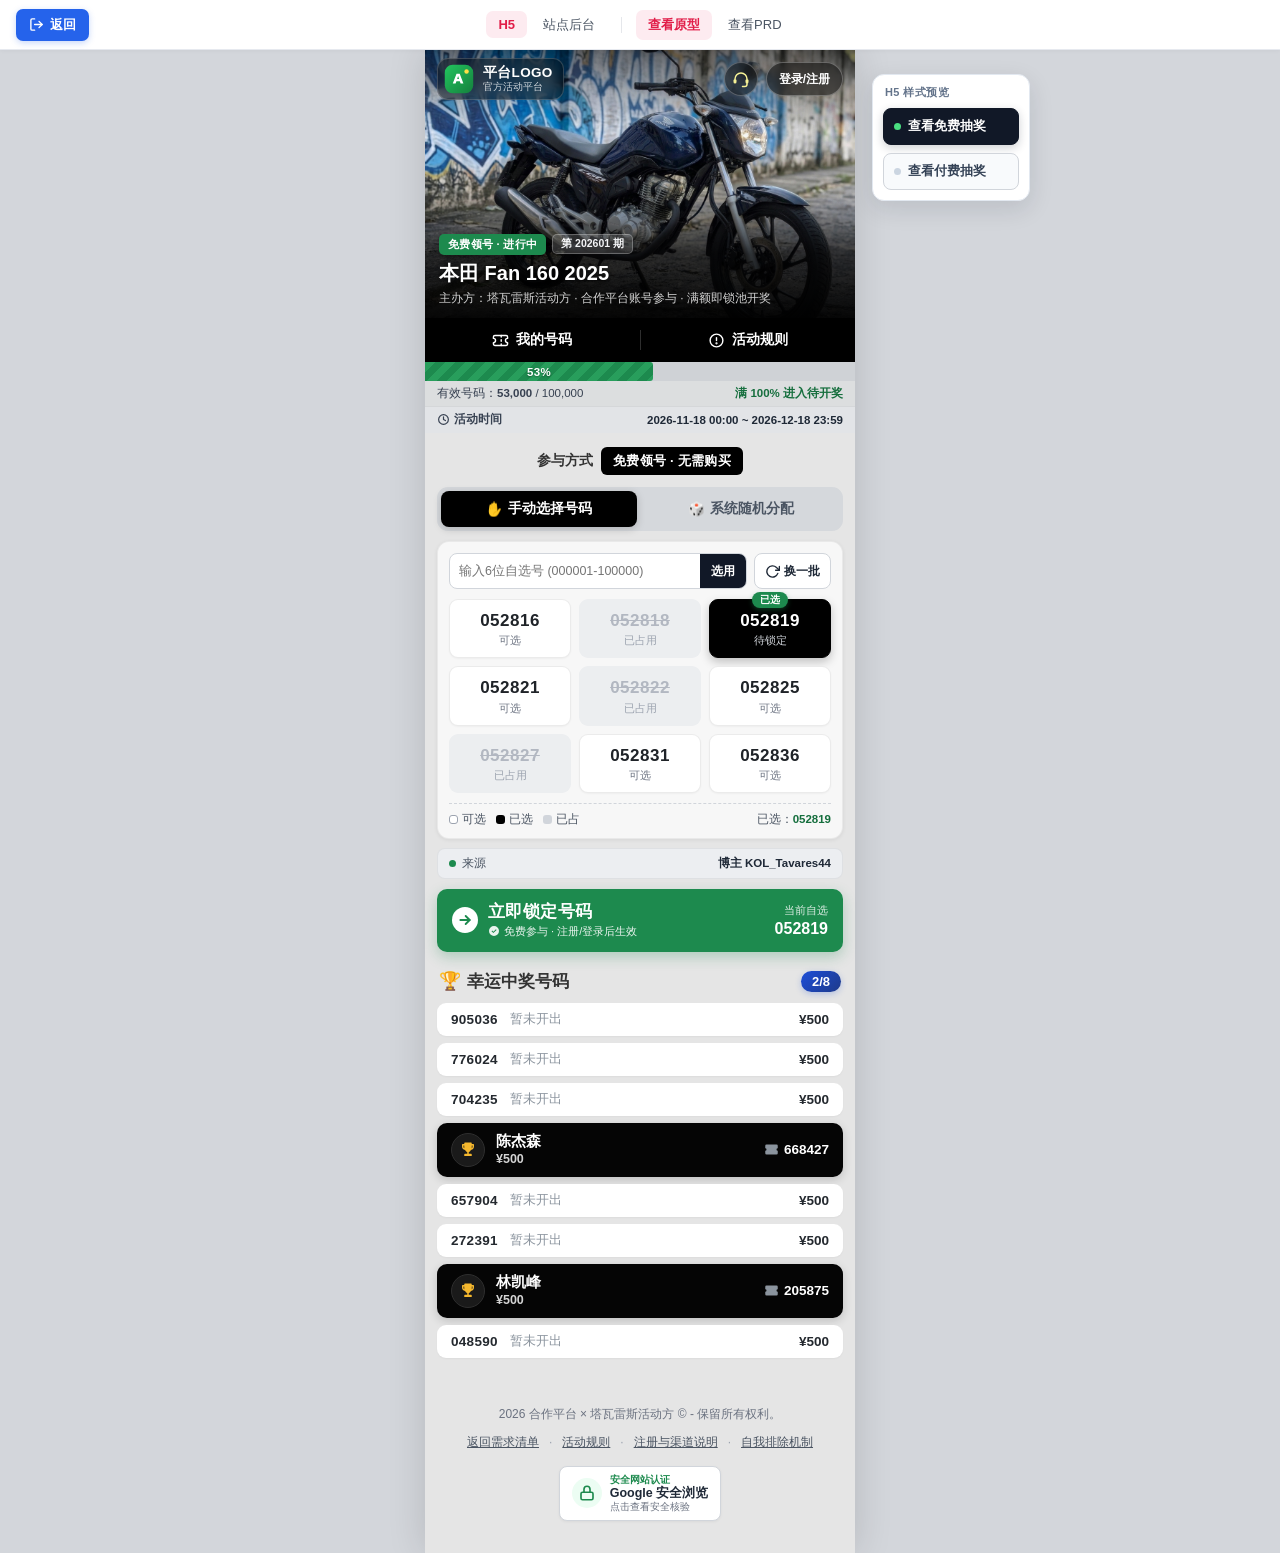
<file: h5.html>
<!DOCTYPE html>
<html lang="zh-CN">
<head>
  <meta charset="UTF-8" />
  <meta name="viewport" content="width=device-width, initial-scale=1.0, maximum-scale=1.0, user-scalable=no" />
  <title>本田 Fan 160 2025 编号抽奖活动 :: 平台官方合作</title>
  <link rel="stylesheet" href="styles.css" />
  <link rel="stylesheet" href="proto-bar.css" />
</head>
<body>
  <!-- 原型旁边切换查看按钮：查看免费抽奖 / 查看付费抽奖 -->
  <aside class="h5-mode-switcher" id="h5ModeSwitcher" aria-label="H5抽奖样式切换">
    <div class="mode-switcher-title">H5 样式预览</div>
    <button type="button" class="mode-switch-btn is-active" id="switchFreeModeBtn" data-lottery-mode="free">
      <span class="ms-dot"></span>
      <span>查看免费抽奖</span>
    </button>
    <button type="button" class="mode-switch-btn" id="switchPaidModeBtn" data-lottery-mode="paid">
      <span class="ms-dot"></span>
      <span>查看付费抽奖</span>
    </button>
  </aside>

  <div class="app-shell">
    <!-- 顶部粘性导航栏：左上角改为平台 LOGO（已移除汉堡菜单按钮） -->
    <header class="site-header" id="siteHeader">
      <a href="#top" class="platform-logo" id="platformLogoBtn" aria-label="平台官方LOGO">
        <span class="platform-logo-mark" aria-hidden="true">
          <svg viewBox="0 0 36 36" width="32" height="32">
            <defs>
              <linearGradient id="platGrad" x1="0%" y1="0%" x2="100%" y2="100%">
                <stop offset="0%" stop-color="#22c55e" />
                <stop offset="100%" stop-color="#15803d" />
              </linearGradient>
            </defs>
            <rect x="2" y="2" width="32" height="32" rx="9" fill="url(#platGrad)" />
            <path d="M11 23L15.2 12H18.8L23 23H19.8L18.9 20.4H15.1L14.2 23H11ZM15.9 18H18.1L17 14.6L15.9 18Z" fill="#ffffff" />
            <circle cx="26.5" cy="9.5" r="2.5" fill="#fde047" />
          </svg>
        </span>
        <span class="platform-logo-text">
          <span class="platform-logo-name">平台LOGO</span>
          <span class="platform-logo-sub">官方活动平台</span>
        </span>
      </a>

      <div class="header-right-actions">
        <!-- 客服在左：纯图标按钮 -->
        <button class="header-support-icon-btn" id="openSupportBtn" type="button" aria-label="联系在线客服" title="在线客服">
          <svg viewBox="0 0 24 24" width="18" height="18" fill="none" stroke="currentColor" stroke-width="2" stroke-linecap="round" stroke-linejoin="round" aria-hidden="true">
            <path d="M4 12a8 8 0 0 1 16 0" />
            <rect x="2" y="12" width="4" height="6" rx="2" fill="currentColor" stroke="none" />
            <rect x="18" y="12" width="4" height="6" rx="2" fill="currentColor" stroke="none" />
            <path d="M20 18v1a3 3 0 0 1-3 3h-3" />
          </svg>
        </button>

        <!-- 账号在右：未登录显示「登录/注册」，登录后显示圆形头像 -->
        <div class="header-account-wrap" id="headerAccountWrap">
          <button class="header-user-pill" id="headerAccountBtn" type="button" aria-label="登录或注册">
            <span class="header-login-label" id="headerAccountText">登录/注册</span>
            <span class="header-avatar" id="headerAvatar" aria-hidden="true">
              <svg viewBox="0 0 24 24" width="20" height="20" fill="currentColor">
                <path d="M12 12a4.2 4.2 0 1 0-4.2-4.2A4.2 4.2 0 0 0 12 12Zm0 2c-3.8 0-7 2-7 4.5V20h14v-1.5c0-2.5-3.2-4.5-7-4.5Z" />
              </svg>
            </span>
          </button>

          <!-- 登录后点击头像弹出的轻量菜单 -->
          <div class="avatar-popover" id="avatarPopover" hidden>
            <div class="avatar-popover-user">
              <div class="avatar-popover-row">
                <strong id="avatarPopoverName">账号：--</strong>
                <button type="button" class="avatar-copy-btn" id="copyPopoverNameBtn" title="复制账号" aria-label="复制账号">
                  <svg viewBox="0 0 24 24" width="13" height="13" fill="none" stroke="currentColor" stroke-width="2.1" stroke-linecap="round" stroke-linejoin="round" aria-hidden="true">
                    <rect x="9" y="9" width="13" height="13" rx="2" />
                    <path d="M5 15H4a2 2 0 0 1-2-2V4a2 2 0 0 1 2-2h9a2 2 0 0 1 2 2v1" />
                  </svg>
                </button>
              </div>
              <div class="avatar-popover-row">
                <span id="avatarPopoverUid">ID：--</span>
                <button type="button" class="avatar-copy-btn" id="copyPopoverUidBtn" title="复制ID" aria-label="复制ID">
                  <svg viewBox="0 0 24 24" width="13" height="13" fill="none" stroke="currentColor" stroke-width="2.1" stroke-linecap="round" stroke-linejoin="round" aria-hidden="true">
                    <rect x="9" y="9" width="13" height="13" rx="2" />
                    <path d="M5 15H4a2 2 0 0 1-2-2V4a2 2 0 0 1 2-2h9a2 2 0 0 1 2 2v1" />
                  </svg>
                </button>
              </div>
            </div>
            <button type="button" class="avatar-popover-item" id="popoverTicketsBtn">我的号码</button>
            <button type="button" class="avatar-popover-item avatar-popover-item--danger" id="popoverLogoutBtn">退出登录</button>
          </div>
        </div>
      </div>
    </header>

    <main id="top">
      <!-- 活动主视觉 Banner -->
      <section class="hero-banner" aria-label="活动主图">
        <img
          src="assets/fan-160-hero.jpg"
          alt="2025款深蓝色本田 Fan 160 摩托车"
          class="hero-image"
          id="heroImage"
        />
        <div class="hero-top-scrim"></div>
        <div class="hero-bottom-overlay">
          <div class="hero-badges-row">
            <span class="badge-live blink" id="heroLiveBadge">免费领号 · 进行中</span>
            <span class="badge-round">第 202601 期</span>
          </div>
          <h1 class="hero-title">本田 Fan 160 2025</h1>
          <p class="hero-subtitle">主办方：塔瓦雷斯活动方 · 合作平台账号参与 · 满额即锁池开奖</p>
        </div>
      </section>

      <!-- 黑色操作条：我的号码 & 活动规则 -->
      <section class="action-strip" role="group" aria-label="活动查询与规则">
        <button class="action-strip-btn" id="openTicketsBtn" type="button">
          <svg viewBox="0 0 24 24" width="17" height="17" fill="none" stroke="currentColor" stroke-width="2" stroke-linecap="round" stroke-linejoin="round" aria-hidden="true">
            <path d="M2 9a3 3 0 0 1 0 6v2a2 2 0 0 0 2 2h16a2 2 0 0 0 2-2v-2a3 3 0 0 1 0-6V7a2 2 0 0 0-2-2H4a2 2 0 0 0-2 2Z" />
            <path d="M13 5v2" />
            <path d="M13 17v2" />
            <path d="M13 11v2" />
          </svg>
          <span>我的号码</span>
          <span class="my-tickets-badge" id="myTicketsBadge" hidden>0</span>
        </button>
        <span class="action-strip-divider" aria-hidden="true"></span>
        <button class="action-strip-btn" id="openRulesBtn" type="button">
          <svg viewBox="0 0 24 24" width="17" height="17" fill="none" stroke="currentColor" stroke-width="2" stroke-linecap="round" stroke-linejoin="round" aria-hidden="true">
            <circle cx="12" cy="12" r="9" />
            <line x1="12" y1="8" x2="12" y2="12" />
            <circle cx="12" cy="16" r="0.6" fill="currentColor" />
          </svg>
          <span>活动规则</span>
        </button>
      </section>

      <!-- 活动进度条（PRD R03：展示百分比 + 已发放/总量，未满额不进位为100%） -->
      <section class="progress-wrapper" aria-label="活动进度">
        <div
          class="progress-track"
          id="progressTrack"
          role="progressbar"
          aria-valuenow="53"
          aria-valuemin="0"
          aria-valuemax="100"
          aria-label="当前活动有效号码进度"
        >
          <div class="progress-fill" id="progressFill" style="width: 53%;">
            <span class="progress-label" id="progressLabel">53%</span>
          </div>
        </div>
        <div class="progress-meta-bar">
          <span id="progressCountText">有效号码：<strong>53,000</strong> / 100,000</span>
          <span class="progress-stage-tag" id="progressStageTag">满 100% 进入待开奖</span>
        </div>
        <div class="activity-time-bar" aria-label="活动时间">
          <span class="activity-time-label">
            <svg viewBox="0 0 24 24" width="13" height="13" fill="none" stroke="currentColor" stroke-width="2.2" stroke-linecap="round" stroke-linejoin="round" aria-hidden="true">
              <circle cx="12" cy="12" r="9" />
              <polyline points="12 7 12 12 15.5 14" />
            </svg>
            <span>活动时间</span>
          </span>
          <span class="activity-time-value">2026-11-18 00:00 ~ 2026-12-18 23:59</span>
        </div>
      </section>

      <!-- 主内容区 -->
      <div class="page-content">
        <!-- 参与方式说明行 -->
        <div class="free-banner-row">
          <span class="free-banner-text">参与方式</span>
          <span class="free-banner-pill" id="participationPill">免费领号 · 无需购买</span>
        </div>

        <!-- 付费抽奖专属：号码数量与对应价格档位选择区（免费模式隐藏） -->
        <section class="paid-tiers-area" id="paidTiersArea" hidden aria-label="选择购买号码档位">
          <div class="paid-tiers-head">
            <span class="paid-tiers-title">选择购买档位</span>
            <span class="paid-tiers-sub" id="paidTierRuleTip">支付 $2 可选择 2 个号码</span>
          </div>
          <div class="paid-tiers-grid" id="paidTiersGrid">
            <!-- 由 app.js 动态渲染 -->
          </div>
        </section>

        <!-- 选号方式核心交互区（PRD R02：手动选号 / 系统随机分配） -->
        <section class="selection-area" id="selectionArea" aria-label="选择抽奖号码">
          <!-- 双模式分段切换 -->
          <div class="mode-tabs" role="tablist" aria-label="选号模式">
            <button
              class="mode-tab is-active"
              id="tabManual"
              type="button"
              role="tab"
              aria-selected="true"
              aria-controls="panelManual"
            >
              <span class="mode-tab-icon" aria-hidden="true">✋</span>
              <span>手动选择号码</span>
            </button>
            <button
              class="mode-tab"
              id="tabRandom"
              type="button"
              role="tab"
              aria-selected="false"
              aria-controls="panelRandom"
            >
              <span class="mode-tab-icon" aria-hidden="true">🎲</span>
              <span>系统随机分配</span>
            </button>
          </div>

          <!-- 模式 1：手动选择号码 -->
          <div class="mode-panel" id="panelManual" role="tabpanel" aria-labelledby="tabManual">
            <!-- 指定号码输入 / 换一批工具条 -->
            <div class="manual-toolbar">
              <div class="custom-num-box">
                <input
                  type="text"
                  id="customNumberInput"
                  class="custom-num-input"
                  maxlength="6"
                  inputmode="numeric"
                  placeholder="输入6位自选号 (000001-100000)"
                  aria-label="输入6位自选抽奖号码"
                />
                <button class="custom-num-btn" id="applyCustomNumBtn" type="button">选用</button>
              </div>
              <button class="refresh-pool-btn" id="refreshPoolBtn" type="button" title="换一批可选号码">
                <svg viewBox="0 0 24 24" width="15" height="15" fill="none" stroke="currentColor" stroke-width="2.2" stroke-linecap="round" stroke-linejoin="round" aria-hidden="true">
                  <polyline points="23 4 23 10 17 10" />
                  <path d="M20.49 15a9 9 0 1 1-2.12-9.36L23 10" />
                </svg>
                <span>换一批</span>
              </button>
            </div>

            <!-- 3x3 可选号码网格 -->
            <div class="number-grid" id="manualNumberGrid" role="radiogroup" aria-label="可选号码列表">
              <!-- 由 app.js 动态渲染 -->
            </div>

            <!-- 图例与当前选中提示 -->
            <div class="grid-footer-bar">
              <div class="grid-legend">
                <span><i class="legend-dot legend-dot--avail"></i>可选</span>
                <span><i class="legend-dot legend-dot--selected"></i>已选</span>
                <span><i class="legend-dot legend-dot--taken"></i>已占</span>
              </div>
              <span class="selected-preview-text" id="manualSelectedHint">已选：<strong>052819</strong></span>
            </div>
          </div>

          <!-- 模式 2：系统随机分配 -->
          <div class="mode-panel" id="panelRandom" role="tabpanel" aria-labelledby="tabRandom" hidden>
            <div class="random-card">
              <div class="random-badge-row">
                <span class="random-pill">官方唯一发号池</span>
                <span class="random-range">范围 000001 - 100000</span>
              </div>
              <div class="random-slots" id="randomSlots" aria-label="随机分配号码预览">
                <span>?</span>
                <span>?</span>
                <span>?</span>
                <span>?</span>
                <span>?</span>
                <span>?</span>
              </div>
              <p class="random-desc" id="randomDesc">
                点击下方「立即锁定号码」并完成注册/登录后，系统将从当前剩余号池中为您自动分配 <strong>1 个唯一 6 位幸运号码</strong>，防重防并发冲突。
              </p>
              <button class="random-roll-btn" id="rollPreviewBtn" type="button">
                🎲 先试摇一个幸运号看看
              </button>
            </div>
          </div>

          <!-- 渠道归因轻量提示（PRD R01 / R06） -->
          <div class="channel-bar" id="channelBar">
            <span class="channel-bar-left">
              <span class="channel-dot"></span>
              <span>来源</span>
            </span>
            <strong class="channel-bar-value" id="channelKolLabel">博主 KOL_Tavares44</strong>
          </div>

          <!-- 主行动按钮：立即锁定号码 -->
          <button class="cta-btn" id="lockNumberBtn" type="button">
            <span class="cta-left">
              <span class="cta-arrow-circle" aria-hidden="true">
                <svg viewBox="0 0 24 24" width="16" height="16" fill="none" stroke="currentColor" stroke-width="2.8" stroke-linecap="round" stroke-linejoin="round">
                  <line x1="5" y1="12" x2="19" y2="12" />
                  <polyline points="13 6 19 12 13 18" />
                </svg>
              </span>
              <span class="cta-text-group">
                <span class="cta-title" id="ctaTitle">立即锁定号码</span>
                <span class="cta-trust" id="ctaSubtext">
                  <svg viewBox="0 0 24 24" width="12" height="12" fill="currentColor" aria-hidden="true">
                    <path d="M12 2a10 10 0 1 0 10 10A10 10 0 0 0 12 2Zm-1.2 14.2L7 12.4l1.4-1.4 2.4 2.4 5-5L17.2 9.8Z" />
                  </svg>
                  <span>免费参与 · 注册/登录后生效</span>
                </span>
              </span>
            </span>
            <span class="cta-right">
              <span class="cta-unit" id="ctaRightLabel">当前已选</span>
              <span class="cta-total" id="ctaRightValue">052819</span>
            </span>
          </button>
        </section>

        <!-- 幸运中奖号码 / 开奖公示区（PRD R04） -->
        <section class="prizes-section" id="prizesSection" aria-label="幸运中奖号码公示">
          <div class="prizes-header">
            <h2 class="prizes-title">
              <span class="trophy-emoji" aria-hidden="true">🏆</span>
              <span>幸运中奖号码</span>
            </h2>
            <span class="prizes-count-badge" id="prizesCountBadge">2/8</span>
          </div>

          <ul class="prizes-list" id="prizesList">
            <!-- 由 app.js 渲染 -->
          </ul>
        </section>
      </div>
    </main>

    <!-- 页脚 -->
    <footer class="app-footer">
      <p class="footer-copy">2026 合作平台 × 塔瓦雷斯活动方 © - 保留所有权利。</p>
      <div class="footer-links-row">
        <a href="index.html" class="footer-link-btn">返回需求清单</a>
        <span>·</span>
        <button class="footer-link-btn" id="footerRulesBtn" type="button">活动规则</button>
        <span>·</span>
        <button class="footer-link-btn" id="openAttributionInfoBtn" type="button">注册与渠道说明</button>
        <span>·</span>
        <button class="footer-link-btn" id="openSelfExclusionBtn" type="button">自我排除机制</button>
      </div>
      <div class="safe-badge" id="safeBadgeBtn" role="button" tabindex="0" aria-label="点击核验安全网站认证">
        <div class="safe-badge-lock" aria-hidden="true">
          <svg viewBox="0 0 24 24" width="18" height="18" fill="none" stroke="#1d8a4e" stroke-width="2.2" stroke-linecap="round" stroke-linejoin="round">
            <rect x="4" y="11" width="16" height="10" rx="2" />
            <path d="M8 11V7a4 4 0 0 1 8 0v4" />
          </svg>
        </div>
        <div class="safe-badge-text">
          <span class="safe-badge-top">安全网站认证</span>
          <span class="safe-badge-brand">Google 安全浏览</span>
          <span class="safe-badge-sub">点击查看安全核验</span>
        </div>
      </div>
    </footer>
  </div>

  <!-- 1. 平台前台登录 / 注册全屏页面（按客户平台实际截图 1:1 制作，对应 PRD R01） -->
  <div class="modal-backdrop modal-backdrop--authpage" id="authPageModal" hidden role="dialog" aria-modal="true" aria-label="平台注册与登录">
    <div class="auth-page-sheet">
      <!-- 顶部轻几何光束背景装饰 -->
      <div class="auth-bg-decor" aria-hidden="true"></div>

      <!-- 左上角返回按钮 -->
      <div class="auth-topbar">
        <button class="auth-back-btn" id="closeAuthPageBtn" type="button" aria-label="返回活动页">
          <svg viewBox="0 0 24 24" width="22" height="22" fill="none" stroke="currentColor" stroke-width="2" stroke-linecap="round" stroke-linejoin="round">
            <polyline points="15 18 9 12 15 6" />
          </svg>
        </button>
      </div>

      <!-- 顶部双标签：注册 | 登录 -->
      <div class="auth-tabs" role="tablist" aria-label="注册或登录切换">
        <button
          class="auth-tab is-active"
          id="authTabRegister"
          type="button"
          role="tab"
          aria-selected="true"
          aria-controls="authPanelRegister"
        >
          <svg viewBox="0 0 24 24" width="18" height="18" fill="currentColor" aria-hidden="true">
            <path d="M12 12a4.2 4.2 0 1 0-4.2-4.2A4.2 4.2 0 0 0 12 12Zm-7 8a6.8 6.8 0 0 1 11.4-5 .8.8 0 0 1-.55 1.38A5.2 5.2 0 0 0 6.8 20Zm13-5v-2h-2v-1.6h2v-2h1.6v2h2V13h-2v2Z" />
          </svg>
          <span>注册</span>
        </button>

        <button
          class="auth-tab"
          id="authTabLogin"
          type="button"
          role="tab"
          aria-selected="false"
          aria-controls="authPanelLogin"
        >
          <svg viewBox="0 0 24 24" width="18" height="18" fill="currentColor" aria-hidden="true">
            <path d="M11 7 9.6 8.4l2.6 2.6H3v2h9.2l-2.6 2.6L11 17l5-5-5-5Zm9 12h-8v2h8a2 2 0 0 0 2-2V5a2 2 0 0 0-2-2h-8v2h8v14Z" />
          </svg>
          <span>登录</span>
        </button>
      </div>

      <!-- 面板 1：注册（完全按截图字段与提示制作） -->
      <form class="auth-form-panel" id="authPanelRegister" role="tabpanel" aria-labelledby="authTabRegister" novalidate>
        <p class="auth-form-hint">支持手机号码/账号注册</p>

        <!-- 输入框 1：手机号码/账号 -->
        <div class="auth-input-box" data-input-wrap>
          <span class="auth-input-icon" aria-hidden="true">
            <svg viewBox="0 0 24 24" width="19" height="19" fill="currentColor">
              <path d="M12 12a4.5 4.5 0 1 0-4.5-4.5A4.5 4.5 0 0 0 12 12Zm0 2c-4.1 0-7.5 2.2-7.5 5v1h15v-1c0-2.8-3.4-5-7.5-5Z" />
            </svg>
          </span>
          <div class="auth-input-inner">
            <input type="text" id="regAccountInput" class="auth-field-input" autocomplete="username" />
            <span class="auth-placeholder"><em class="req-star">*</em>请输入手机号码/账号</span>
          </div>
        </div>

        <!-- 输入框 2：密码 + 显隐切换 -->
        <div class="auth-input-box" data-input-wrap>
          <span class="auth-input-icon" aria-hidden="true">
            <svg viewBox="0 0 24 24" width="18" height="18" fill="currentColor">
              <path d="M17 9h-1V7a4 4 0 0 0-8 0v2H7a2 2 0 0 0-2 2v8a2 2 0 0 0 2 2h10a2 2 0 0 0 2-2v-8a2 2 0 0 0-2-2Zm-7-2a2 2 0 1 1 4 0v2h-4V7Z" />
            </svg>
          </span>
          <div class="auth-input-inner">
            <input type="text" id="regPasswordInput" class="auth-field-input" autocomplete="new-password" />
            <span class="auth-placeholder"><em class="req-star">*</em>请输入密码</span>
          </div>
          <button class="auth-eye-btn is-visible" type="button" data-toggle-pwd="regPasswordInput" aria-label="切换密码可见性">
            <svg class="icon-eye-open" viewBox="0 0 24 24" width="20" height="20" fill="currentColor">
              <path d="M12 5C6.5 5 2.2 8.4 1 12c1.2 3.6 5.5 7 11 7s9.8-3.4 11-7c-1.2-3.6-5.5-7-11-7Zm0 11a4 4 0 1 1 4-4 4 4 0 0 1-4 4Zm0-6.4A2.4 2.4 0 1 0 14.4 12 2.4 2.4 0 0 0 12 9.6Z" />
            </svg>
            <svg class="icon-eye-off" viewBox="0 0 24 24" width="20" height="20" fill="currentColor">
              <path d="M3.27 2 2 3.27l3.1 3.1A11.8 11.8 0 0 0 1 12c1.2 3.6 5.5 7 11 7a11.3 11.3 0 0 0 5.12-1.2L20.73 21 22 19.73 3.27 2ZM12 16a4 4 0 0 1-4-4c0-.66.16-1.28.45-1.82l1.62 1.62A2.37 2.37 0 0 0 12 14.4a2.37 2.37 0 0 0 1.2-.33l1.62 1.62A3.95 3.95 0 0 1 12 16Zm0-11c-1.56 0-3.04.28-4.38.77l1.7 1.7A8.8 8.8 0 0 1 12 7a8.9 8.9 0 0 1 8.5 5 9.9 9.9 0 0 1-2.55 3.45l1.43 1.43A11.7 11.7 0 0 0 23 12c-1.2-3.6-5.5-7-11-7Z" />
            </svg>
          </button>
        </div>

        <!-- 密码强度四段指示条 -->
        <div class="pwd-strength-row" aria-label="密码强度">
          <span class="pwd-strength-label">密码强度</span>
          <div class="pwd-strength-bars" id="pwdStrengthBars">
            <span class="pwd-bar"></span>
            <span class="pwd-bar"></span>
            <span class="pwd-bar"></span>
            <span class="pwd-bar"></span>
          </div>
        </div>

        <!-- 输入框 3：真实姓名 -->
        <div class="auth-input-box" data-input-wrap>
          <span class="auth-input-icon" aria-hidden="true">
            <svg viewBox="0 0 24 24" width="19" height="19" fill="currentColor">
              <path d="M20 5H4a2 2 0 0 0-2 2v10a2 2 0 0 0 2 2h16a2 2 0 0 0 2-2V7a2 2 0 0 0-2-2ZM9 10a2 2 0 1 1-2 2 2 2 0 0 1 2-2Zm4 6H5v-.8c0-1.5 2.7-2.2 4-2.2s4 .7 4 2.2V16Zm6-2h-4v-1.5h4V14Zm0-3h-4V9.5h4V11Z" />
            </svg>
          </span>
          <div class="auth-input-inner">
            <input type="text" id="regRealNameInput" class="auth-field-input" autocomplete="name" />
            <span class="auth-placeholder"><em class="req-star">*</em>请输入真实姓名</span>
          </div>
        </div>

        <!-- 真实姓名提示 -->
        <p class="auth-amber-tip auth-amber-tip--icon">
          <span class="amber-bang" aria-hidden="true">!</span>
          <span>请确保与提款银行账户同名，否则将无法到账</span>
        </p>

        <!-- 币种下拉选择框 -->
        <div class="currency-dropdown" id="currencyDropdown">
          <button
            type="button"
            class="currency-trigger"
            id="currencyTrigger"
            aria-haspopup="listbox"
            aria-expanded="false"
          >
            <span class="currency-trigger-left">
              <span class="currency-flag" id="selectedCurrencyFlag" aria-hidden="true"></span>
              <span class="currency-label" id="selectedCurrencyLabel">USD(美元)</span>
            </span>
            <svg class="currency-chevron" viewBox="0 0 24 24" width="18" height="18" fill="none" stroke="currentColor" stroke-width="2" stroke-linecap="round" stroke-linejoin="round" aria-hidden="true">
              <polyline points="6 9 12 15 18 9" />
            </svg>
          </button>
          <ul class="currency-menu" id="currencyMenu" role="listbox" hidden>
            <!-- 由 app.js 渲染 -->
          </ul>
        </div>

        <!-- 币种提示 -->
        <p class="auth-amber-tip">币种影响游戏币种和支付方式，且不能修改哦!</p>

        <!-- 18岁与用户协议勾选 -->
        <label class="auth-checkbox-row">
          <input type="checkbox" id="regAgreeCheckbox" class="auth-checkbox-native" checked />
          <span class="auth-checkbox-box" aria-hidden="true">
            <svg viewBox="0 0 16 16" width="13" height="13" fill="none" stroke="#ffffff" stroke-width="2.4" stroke-linecap="round" stroke-linejoin="round">
              <polyline points="3 8.5 6.5 12 13 4.5" />
            </svg>
          </span>
          <span class="auth-checkbox-text">
            我已年满18岁并已阅读并同意
            <button type="button" class="auth-inline-link" id="openAgreementBtn">《用户协议》</button>
          </span>
        </label>

        <!-- 蓝色主按钮：注册 -->
        <button class="auth-primary-btn" type="submit">注册</button>

        <!-- 底部链接：联系客服 | 免费试玩 -->
        <div class="auth-bottom-links auth-bottom-links--two">
          <button type="button" class="auth-footer-link" data-auth-action="support">联系客服</button>
          <button type="button" class="auth-footer-link" data-auth-action="trial">免费试玩</button>
        </div>
      </form>

      <!-- 面板 2：登录（完全按截图字段与提示制作） -->
      <form class="auth-form-panel" id="authPanelLogin" role="tabpanel" aria-labelledby="authTabLogin" hidden novalidate>
        <p class="auth-form-hint">支持手机号码/账号登录</p>

        <!-- 输入框 1：手机号码/账号 -->
        <div class="auth-input-box" data-input-wrap>
          <span class="auth-input-icon" aria-hidden="true">
            <svg viewBox="0 0 24 24" width="19" height="19" fill="currentColor">
              <path d="M12 12a4.5 4.5 0 1 0-4.5-4.5A4.5 4.5 0 0 0 12 12Zm0 2c-4.1 0-7.5 2.2-7.5 5v1h15v-1c0-2.8-3.4-5-7.5-5Z" />
            </svg>
          </span>
          <div class="auth-input-inner">
            <input type="text" id="loginAccountInput" class="auth-field-input" autocomplete="username" />
            <span class="auth-placeholder"><em class="req-star">*</em>请输入手机号码/账号</span>
          </div>
        </div>

        <!-- 输入框 2：登录密码 + 显隐切换 -->
        <div class="auth-input-box" data-input-wrap>
          <span class="auth-input-icon" aria-hidden="true">
            <svg viewBox="0 0 24 24" width="18" height="18" fill="currentColor">
              <path d="M17 9h-1V7a4 4 0 0 0-8 0v2H7a2 2 0 0 0-2 2v8a2 2 0 0 0 2 2h10a2 2 0 0 0 2-2v-8a2 2 0 0 0-2-2Zm-7-2a2 2 0 1 1 4 0v2h-4V7Z" />
            </svg>
          </span>
          <div class="auth-input-inner">
            <input type="password" id="loginPasswordInput" class="auth-field-input" autocomplete="current-password" />
            <span class="auth-placeholder"><em class="req-star">*</em>请输入登录密码</span>
          </div>
          <button class="auth-eye-btn" type="button" data-toggle-pwd="loginPasswordInput" aria-label="切换登录密码可见性">
            <svg class="icon-eye-open" viewBox="0 0 24 24" width="20" height="20" fill="currentColor">
              <path d="M12 5C6.5 5 2.2 8.4 1 12c1.2 3.6 5.5 7 11 7s9.8-3.4 11-7c-1.2-3.6-5.5-7-11-7Zm0 11a4 4 0 1 1 4-4 4 4 0 0 1-4 4Zm0-6.4A2.4 2.4 0 1 0 14.4 12 2.4 2.4 0 0 0 12 9.6Z" />
            </svg>
            <svg class="icon-eye-off" viewBox="0 0 24 24" width="20" height="20" fill="currentColor">
              <path d="M3.27 2 2 3.27l3.1 3.1A11.8 11.8 0 0 0 1 12c1.2 3.6 5.5 7 11 7a11.3 11.3 0 0 0 5.12-1.2L20.73 21 22 19.73 3.27 2ZM12 16a4 4 0 0 1-4-4c0-.66.16-1.28.45-1.82l1.62 1.62A2.37 2.37 0 0 0 12 14.4a2.37 2.37 0 0 0 1.2-.33l1.62 1.62A3.95 3.95 0 0 1 12 16Zm0-11c-1.56 0-3.04.28-4.38.77l1.7 1.7A8.8 8.8 0 0 1 12 7a8.9 8.9 0 0 1 8.5 5 9.9 9.9 0 0 1-2.55 3.45l1.43 1.43A11.7 11.7 0 0 0 23 12c-1.2-3.6-5.5-7-11-7Z" />
            </svg>
          </button>
        </div>

        <!-- 记住账号密码 -->
        <label class="auth-checkbox-row auth-checkbox-row--login">
          <input type="checkbox" id="rememberAccountCheckbox" class="auth-checkbox-native" checked />
          <span class="auth-checkbox-box" aria-hidden="true">
            <svg viewBox="0 0 16 16" width="13" height="13" fill="none" stroke="#ffffff" stroke-width="2.4" stroke-linecap="round" stroke-linejoin="round">
              <polyline points="3 8.5 6.5 12 13 4.5" />
            </svg>
          </span>
          <span class="auth-checkbox-text">记住账号密码</span>
        </label>

        <!-- 蓝色主按钮：登录 -->
        <button class="auth-primary-btn" type="submit">登录</button>

        <!-- 底部链接：联系客服 | 免费试玩 | 忘记密码 -->
        <div class="auth-bottom-links auth-bottom-links--three">
          <button type="button" class="auth-footer-link" data-auth-action="support">联系客服</button>
          <button type="button" class="auth-footer-link" data-auth-action="trial">免费试玩</button>
          <button type="button" class="auth-footer-link" data-auth-action="forgot">忘记密码</button>
        </div>
      </form>
    </div>
  </div>

  <!-- 3. 锁定成功弹窗 -->
  <div class="modal-backdrop" id="lockSuccessModal" hidden role="dialog" aria-modal="true" aria-labelledby="lockSuccessTitle">
    <div class="white-modal">
      <div class="white-modal-header">
        <div class="modal-title-wrap">
          <span class="modal-icon-box modal-icon-box--green" aria-hidden="true">🎉</span>
          <div>
            <h3 id="lockSuccessTitle">抽奖号码锁定成功！</h3>
            <p>已计入本期有效参与池并同步更新进度</p>
          </div>
        </div>
        <button class="modal-x-btn" data-close-modal="lockSuccessModal" type="button" aria-label="关闭窗口">×</button>
      </div>

      <div class="locked-ticket-showcase">
        <div class="locked-ticket-label">您的专属有效抽奖号码</div>
        <div class="locked-ticket-code" id="lockedTicketNumber" title="点击复制号码">052819</div>
        <div class="locked-ticket-meta" id="lockedTicketMeta">
          状态：有效 · 方式：手动选择 · 账号：UID_904821
        </div>
      </div>

      <div class="order-summary-card" id="lockAttributionSummary">
        <!-- 由 app.js 填充归因与时间信息 -->
      </div>

      <div class="success-actions">
        <button class="btn-green-full" id="openMyTicketsFromSuccessBtn" type="button">前往「我的号码」查看记录</button>
        <button class="btn-light-full" data-close-modal="lockSuccessModal" type="button">返回活动首页</button>
      </div>
    </div>
  </div>

  <!-- 3.5 付费购号确认支付弹窗（仅付费抽奖模式触发） -->
  <div class="modal-backdrop" id="payConfirmModal" hidden role="dialog" aria-modal="true" aria-labelledby="payConfirmTitle">
    <div class="white-modal">
      <div class="white-modal-header">
        <div class="modal-title-wrap">
          <span class="modal-icon-box modal-icon-box--green" aria-hidden="true">💳</span>
          <div>
            <h3 id="payConfirmTitle">确认购买抽奖号码</h3>
            <p>本田 Fan 160 2025 · 支付后立即锁定号码</p>
          </div>
        </div>
        <button class="modal-x-btn" data-close-modal="payConfirmModal" type="button" aria-label="关闭支付窗口">×</button>
      </div>

      <div class="order-summary-card" id="payConfirmSummary"></div>

      <div class="pay-wallet-box">
        <label class="pay-wallet-opt">
          <input type="radio" name="h5PayChannel" value="平台余额支付" checked />
          <span>平台账户余额支付（秒到锁号）</span>
        </label>
        <label class="pay-wallet-opt">
          <input type="radio" name="h5PayChannel" value="PIX 快捷支付" />
          <span>PIX / 银行卡快捷支付</span>
        </label>
      </div>

      <div class="success-actions">
        <button class="btn-green-full" id="confirmPaySubmitBtn" type="button">确认支付 $2.00</button>
        <button class="btn-light-full" data-close-modal="payConfirmModal" type="button">取消</button>
      </div>
    </div>
  </div>

  <!-- 4. 我的号码查询弹窗（PRD R02：展示本人号码、获得时间和状态，支持账号查询） -->
  <div class="modal-backdrop" id="ticketsModal" hidden role="dialog" aria-modal="true" aria-labelledby="ticketsModalTitle">
    <div class="white-modal">
      <div class="white-modal-header">
        <div class="modal-title-wrap">
          <span class="modal-icon-box" aria-hidden="true">🎟️</span>
          <div>
            <h3 id="ticketsModalTitle">我的抽奖号码</h3>
            <p class="tickets-stats-line" id="ticketsModalStats">
              <span>总数：<strong>0</strong></span>
              <span>待开奖：<strong>0</strong></span>
              <span>未中奖：<strong>0</strong></span>
              <span class="tickets-stat-won">中奖：<strong>0</strong></span>
            </p>
          </div>
        </div>
        <button class="modal-x-btn" data-close-modal="ticketsModal" type="button" aria-label="关闭查询窗口">×</button>
      </div>

      <!-- 顶部防诈骗警告提示卡（按截图 1:1 制作） -->
      <div class="fraud-warning-card" role="note" aria-label="警告：谨防诈骗">
        <!-- 右侧半透明伪装人物水印 -->
        <svg class="fraud-watermark" viewBox="0 0 120 140" aria-hidden="true">
          <g fill="#7a491e">
            <path d="M36 44 L45 14 L78 21 L84 44 Z" />
            <rect x="20" y="42" width="84" height="9" rx="4.5" transform="rotate(-11 62 46)" />
            <rect x="34" y="61" width="21" height="14" rx="3" transform="rotate(-11 44 68)" />
            <rect x="65" y="55" width="21" height="14" rx="3" transform="rotate(-11 75 62)" />
            <rect x="52" y="62" width="16" height="4" transform="rotate(-11 60 64)" />
            <path d="M18 136 L34 88 L60 95 L86 80 L106 122 L106 136 Z" />
          </g>
        </svg>

        <div class="fraud-warning-head">
          <span class="fraud-shield-badge" aria-hidden="true">
            <svg viewBox="0 0 24 24" width="17" height="17" fill="none" stroke="currentColor" stroke-width="2" stroke-linecap="round" stroke-linejoin="round">
              <path d="M12 3l7 3v5c0 4.6-3 8.5-7 10-4-1.5-7-5.4-7-10V6l7-3Z" />
              <line x1="12" y1="8.5" x2="12" y2="12.5" />
              <circle cx="12" cy="15.8" r="0.7" fill="currentColor" />
            </svg>
          </span>
          <strong class="fraud-warning-title">警告：谨防诈骗</strong>
        </div>

        <ul class="fraud-warning-list">
          <li class="fraud-item fraud-item--blue">
            <svg viewBox="0 0 24 24" width="15" height="15" fill="none" stroke="currentColor" stroke-width="1.9" stroke-linecap="round" stroke-linejoin="round" aria-hidden="true">
              <rect x="2.5" y="6.5" width="13.5" height="11" rx="2" />
              <path d="M16 10.2l5.5-3v9.6l-5.5-3" />
            </svg>
            <span>我们不进行视频通话。</span>
          </li>
          <li class="fraud-item fraud-item--purple">
            <svg viewBox="0 0 24 24" width="15" height="15" fill="none" stroke="currentColor" stroke-width="1.9" stroke-linecap="round" stroke-linejoin="round" aria-hidden="true">
              <rect x="3" y="4.5" width="18" height="12" rx="2" />
              <line x1="8" y1="20" x2="16" y2="20" />
              <line x1="12" y1="16.5" x2="12" y2="20" />
            </svg>
            <span>我们不会要求访问您的屏幕。</span>
          </li>
          <li class="fraud-item fraud-item--brown">
            <svg viewBox="0 0 24 24" width="15" height="15" fill="none" stroke="currentColor" stroke-width="1.9" stroke-linecap="round" stroke-linejoin="round" aria-hidden="true">
              <rect x="2.5" y="5.5" width="15" height="10" rx="1.8" />
              <circle cx="10" cy="10.5" r="2.2" />
              <circle cx="17.5" cy="16.2" r="3.6" fill="#f6efe6" />
              <path d="M17.5 14.4v3.6" />
            </svg>
            <span>我们不收取任何奖品发放费用。</span>
          </li>
        </ul>

        <div class="fraud-warning-foot">
          <svg viewBox="0 0 24 24" width="14" height="14" fill="none" stroke="currentColor" stroke-width="2" stroke-linecap="round" stroke-linejoin="round" aria-hidden="true">
            <circle cx="12" cy="12" r="9.5" />
            <line x1="12" y1="7.8" x2="12" y2="12.5" />
            <circle cx="12" cy="16" r="0.7" fill="currentColor" />
          </svg>
          <span>请对这些请求保持警惕。请仅使用网站的官方渠道。</span>
        </div>
      </div>

      <!-- 紧凑筛选条：开奖状态下拉 + 时间范围下拉 + 搜索/重置 -->
      <div class="tickets-filter-bar" id="ticketsFilterBar" hidden>
        <select class="tickets-select" id="ticketsStatusSelect" aria-label="开奖状态">
          <option value="all">状态：全部</option>
          <option value="待开奖">待开奖</option>
          <option value="未中奖">未中奖</option>
          <option value="中奖">中奖</option>
        </select>
        <select class="tickets-select" id="ticketsTimeSelect" aria-label="时间范围">
          <option value="all">时间：全部</option>
          <option value="today">今天</option>
          <option value="yesterday">昨天</option>
          <option value="7d">近7天</option>
          <option value="30d">近30天</option>
          <option value="2m">近2月</option>
          <option value="3m">近3月</option>
        </select>
        <button type="button" class="tickets-action-btn tickets-action-btn--primary" id="ticketsSearchBtn">搜索</button>
        <button type="button" class="tickets-action-btn" id="ticketsResetBtn">重置</button>
      </div>

      <div id="lookupResultArea"></div>
    </div>
  </div>

  <!-- 4.5 本期已售号码详情页（全屏 H5 详情页，查看本期全部已售号码并支持快捷购买） -->
  <div class="modal-backdrop modal-backdrop--authpage modal-backdrop--detailpage" id="roundDetailPageModal" hidden role="dialog" aria-modal="true" aria-label="本期已售号码详情">
    <div class="detail-page-sheet">
      <!-- 顶部深绿头部区（参考图样式） -->
      <div class="detail-hero-header">
        <div class="detail-topbar">
          <button type="button" class="detail-back-btn" id="closeRoundDetailBtn" aria-label="返回我的号码">
            <svg viewBox="0 0 24 24" width="20" height="20" fill="none" stroke="currentColor" stroke-width="2.2" stroke-linecap="round" stroke-linejoin="round">
              <polyline points="15 18 9 12 15 6" />
            </svg>
            <span>返回</span>
          </button>
          <strong class="detail-topbar-title">本期号码详情</strong>
          <button type="button" class="detail-support-btn" id="detailSupportBtn">客服</button>
        </div>

        <div class="detail-hero-status">
          <div class="detail-hero-left">
            <div class="detail-hero-greet">
              <span class="detail-hero-emoji" id="detailHeroEmoji" aria-hidden="true">🎉</span>
              <div>
                <h3 id="detailHeroTitle">本田 Fan 160 2025</h3>
                <p id="detailHeroSub">第 202601 期 · 祝您好运！</p>
              </div>
            </div>
            <div class="detail-hero-meta-row">
              <span id="detailHeroTime">--</span>
              <span class="detail-hero-ref" id="detailHeroRef">--</span>
            </div>
          </div>
          <div class="detail-chances-badge">
            <strong id="detailSoldTotalBadge">100</strong>
            <span>本期已售</span>
          </div>
        </div>
      </div>

      <div class="detail-page-body">
        <!-- 快捷购买卡片（支持增减数量并立即购买） -->
        <section class="detail-buy-card" aria-label="快捷购买号码">
          <div class="detail-buy-lead">
            <span class="detail-buy-clover" aria-hidden="true">🍀</span>
            <div>
              <strong>获取更多号码！</strong>
              <span>增加购买数量，提升本期中奖概率</span>
            </div>
          </div>

          <div class="detail-buy-product">
            <img src="assets/fan-160-hero.jpg" alt="本田 Fan 160 2025" class="detail-buy-thumb" />
            <div class="detail-buy-info">
              <span class="detail-buy-tag" id="detailBuyStatusTag">火热销售中</span>
              <h4>本田 Fan 160 2025</h4>
              <p id="detailBuyPrize">一等奖：2025款 本田 Fan 160 摩托车</p>
            </div>
          </div>

          <div class="detail-buy-controls">
            <div class="detail-quick-adds">
              <button type="button" class="detail-quick-pill" data-detail-add="1">+1</button>
              <button type="button" class="detail-quick-pill detail-quick-pill--accent" data-detail-add="5">+5</button>
              <button type="button" class="detail-quick-pill" data-detail-add="10">+10</button>
            </div>
            <div class="detail-qty-stepper">
              <button type="button" class="detail-step-btn" id="detailQtyMinus" aria-label="减少数量">−</button>
              <input type="text" class="detail-qty-val" id="detailQtyInput" value="2" inputmode="numeric" aria-label="购买数量" />
              <button type="button" class="detail-step-btn" id="detailQtyPlus" aria-label="增加数量">+</button>
            </div>
          </div>

          <button type="button" class="detail-buy-submit-btn" id="detailBuyNowBtn">
            <svg viewBox="0 0 24 24" width="16" height="16" fill="currentColor" aria-hidden="true">
              <path d="M12 2a10 10 0 1 0 10 10A10 10 0 0 0 12 2Zm-1.2 14.2L7 12.4l1.4-1.4 2.4 2.4 5-5L17.2 9.8Z" />
            </svg>
            <span id="detailBuyBtnText">立即购买（$2.00）</span>
          </button>
        </section>

        <!-- 本期开奖状态提示卡 -->
        <section class="detail-draw-card" id="detailDrawStatusCard">
          <!-- 由 app.js 动态渲染 -->
        </section>

        <!-- 本期销售详情 & 全部已售号码列表 -->
        <section class="detail-sold-section">
          <div class="detail-sold-header">
            <div class="detail-sold-title-wrap">
              <span class="detail-sold-icon" aria-hidden="true">🧾</span>
              <div>
                <h4>销售详情 / 本期全部已售号码</h4>
                <p>实时同步本期已售有效号码池</p>
              </div>
            </div>
          </div>

          <div class="detail-info-list" id="detailInfoList">
            <!-- 由 app.js 动态渲染 -->
          </div>

          <div class="detail-all-head">
            <span class="detail-all-label">全部已售号码</span>
            <div class="detail-all-right">
              <input type="text" class="detail-sold-search" id="detailSoldSearchInput" placeholder="检索6位号码" maxlength="6" inputmode="numeric" />
              <span class="detail-all-count" id="detailAllCountBadge">共 100 个</span>
            </div>
          </div>

          <div class="detail-all-grid" id="detailAllSoldGrid">
            <!-- 由 app.js 动态渲染本期全部已售号码 -->
          </div>
        </section>
      </div>
    </div>
  </div>

  <!-- 5. 活动规则弹窗（PRD R02 / R03 / R04 / 4.1 明确披露） -->
  <div class="modal-backdrop" id="rulesModal" hidden role="dialog" aria-modal="true" aria-labelledby="rulesModalTitle">
    <div class="white-modal">
      <div class="white-modal-header">
        <div class="modal-title-wrap">
          <span class="modal-icon-box" aria-hidden="true">📋</span>
          <div>
            <h3 id="rulesModalTitle">活动规则与开奖说明</h3>
            <p>第 202601 期 · 规则版本 v1.0</p>
          </div>
        </div>
        <button class="modal-x-btn" data-close-modal="rulesModal" type="button" aria-label="关闭规则窗口">×</button>
      </div>

      <div class="support-list">
        <div class="support-item">
          <strong>1. 参与方式与资格（无需购买）</strong>
          <p>用户可在页面手动选择 6 位幸运号码或选择「系统随机分配」，点击「立即锁定号码」并完成平台账号注册/登录后即可免费领取有效号码（本期每人限领 1 个唯一号码，重复提交返回原结果）。</p>
        </div>
        <div class="support-item">
          <strong>2. 活动进度与满额锁定</strong>
          <p>进度 = 本期有效号码数 ÷ 100,000 × 100%（待确认与作废号码不计入；未满额不会进位为 100%）。有效号码达到 100% 后自动停止发号、锁定号码清单并进入「待开奖」状态。</p>
        </div>
        <div class="support-item">
          <strong>3. 开奖公示与领奖方式</strong>
          <p>开奖状态依次为：进行中 → 待开奖 → 已开奖。开奖完成后将在本页公示中奖号码、奖项与开奖时间，中奖用户由官方客服按平台实名账号联系核验领奖。</p>
        </div>
        <div class="support-item">
          <strong>4. 主办方与平台关系说明</strong>
          <p>本期活动由「塔瓦雷斯活动方」主办，依托官方合作平台提供账号注册、登录及号码归属记录服务；注册操作直跳平台现有前台注册页完成。</p>
        </div>
      </div>

      <button class="btn-green-full" data-close-modal="rulesModal" type="button">我知道了</button>
    </div>
  </div>

  <!-- 6. 在线客服弹窗 -->
  <div class="modal-backdrop" id="supportModal" hidden role="dialog" aria-modal="true" aria-labelledby="supportModalTitle">
    <div class="white-modal">
      <div class="white-modal-header">
        <div class="modal-title-wrap">
          <span class="modal-icon-box" aria-hidden="true">💬</span>
          <div>
            <h3 id="supportModalTitle">官方在线客服</h3>
            <p>服务时间：每日 09:00 - 22:00</p>
          </div>
        </div>
        <button class="modal-x-btn" data-close-modal="supportModal" type="button" aria-label="关闭客服窗口">×</button>
      </div>

      <div class="support-list">
        <div class="support-item">
          <strong>为什么点击锁定号码需要注册/登录？</strong>
          <p>为保证每个抽奖号码唯一归属并可随时核验，系统需绑定您的官方平台账号 ID，注册将直跳平台现有前台注册页完成。</p>
        </div>
        <div class="support-item">
          <strong>如何查询已锁定的号码？</strong>
          <p>点击首页「我的号码」，系统将自动展示当前登录账号的有效号码、获取时间与状态，也可凭手机号或账号 ID 查询。</p>
        </div>
        <div class="support-item">
          <strong>官方防骗提醒</strong>
          <p>本活动免费参与，任何以「中奖需缴纳手续费/保证金」为由的联系均为诈骗。</p>
        </div>
      </div>
      <button class="btn-green-full" data-close-modal="supportModal" type="button">我知道了</button>
    </div>
  </div>

  <!-- 7. 通用信息弹窗 -->
  <div class="modal-backdrop" id="infoModal" hidden role="dialog" aria-modal="true" aria-labelledby="infoModalTitle">
    <div class="white-modal">
      <div class="white-modal-header">
        <div class="modal-title-wrap">
          <span class="modal-icon-box" id="infoModalIcon" aria-hidden="true">ℹ️</span>
          <div>
            <h3 id="infoModalTitle">提示信息</h3>
            <p id="infoModalSub">官方说明</p>
          </div>
        </div>
        <button class="modal-x-btn" data-close-modal="infoModal" type="button" aria-label="关闭弹窗">×</button>
      </div>
      <div class="info-modal-body" id="infoModalBody"></div>
      <button class="btn-dark-full" data-close-modal="infoModal" type="button">关闭</button>
    </div>
  </div>

  <!-- 轻量 Toast 提示 -->
  <div class="toast" id="toast" role="status" aria-live="polite" hidden></div>

  <script src="proto-bar.js" data-client="h5"></script>
  <script src="app.js"></script>
</body>
</html>
</file>
<file: catalog.css>
:root {
  --bg-page: #f5f7fa;
  --surface: #ffffff;
  --border: #e7ebf0;
  --border-light: #f0f2f5;
  --text-main: #1f2329;
  --text-sub: #646a73;
  --text-muted: #8f959e;
  --primary-blue: #1677ff;
  --proj-bg: #edf4ff;
  --proj-text: #2563eb;
  --proto-bg: #e7f8ef;
  --proto-text: #15803d;
  --client-bg: #f2f4f7;
  --client-text: #4b5563;
  --font-sans: -apple-system, BlinkMacSystemFont, "PingFang SC", "Hiragino Sans GB",
    "Microsoft YaHei", "Segoe UI", Roboto, sans-serif;
}

*,
*::before,
*::after {
  box-sizing: border-box;
}

html,
body {
  margin: 0;
  padding: 0;
  background: var(--bg-page);
  color: var(--text-main);
  font-family: var(--font-sans);
  font-size: 13px;
  -webkit-font-smoothing: antialiased;
}

button,
input,
select {
  font-family: inherit;
}

/* 顶部导航 */
.top-nav {
  background: var(--surface);
  border-bottom: 1px solid var(--border);
  height: 48px;
  position: sticky;
  top: 0;
  z-index: 20;
}

.top-nav-inner {
  max-width: 1440px;
  height: 100%;
  margin: 0 auto;
  padding: 0 20px;
  display: flex;
  align-items: center;
  justify-content: space-between;
}

.top-brand {
  font-size: 15px;
  font-weight: 700;
  color: #111827;
  letter-spacing: 0.2px;
}

.top-links {
  display: flex;
  align-items: center;
  gap: 18px;
}

.top-link {
  border: none;
  background: transparent;
  color: var(--text-sub);
  font-size: 13px;
  font-weight: 500;
  padding: 6px 2px;
  cursor: pointer;
  transition: color 0.15s ease;
}

.top-link:hover {
  color: var(--primary-blue);
}

.top-link.is-active {
  color: var(--primary-blue);
  font-weight: 600;
}

/* 主容器 */
.page-main {
  max-width: 1440px;
  margin: 14px auto 32px;
  padding: 0 14px;
}

.catalog-card {
  background: var(--surface);
  border: 1px solid var(--border);
  border-radius: 10px;
  box-shadow: 0 1px 3px rgba(15, 23, 42, 0.03);
  overflow: hidden;
}

.catalog-card[hidden] {
  display: none;
}

.card-header {
  display: flex;
  align-items: center;
  justify-content: space-between;
  flex-wrap: wrap;
  gap: 10px;
  padding: 15px 18px 10px;
}

.card-header-left {
  display: flex;
  align-items: baseline;
  gap: 10px;
}

.card-title {
  margin: 0;
  font-size: 16px;
  font-weight: 700;
  color: #111827;
}

.card-counter {
  font-size: 12px;
  color: var(--text-muted);
}

.card-header-tip {
  font-size: 12px;
  color: var(--text-muted);
}

/* 筛选条 */
.filter-bar {
  display: flex;
  align-items: center;
  flex-wrap: wrap;
  gap: 10px 12px;
  padding: 6px 18px 14px;
  border-bottom: 1px solid var(--border-light);
}

.filter-group,
.filter-date-group,
.filter-search-group {
  display: inline-flex;
  align-items: center;
  gap: 6px;
}

.filter-label {
  font-size: 12px;
  color: var(--text-sub);
  white-space: nowrap;
}

.filter-select,
.date-select {
  height: 28px;
  border: 1px solid #dcdfe6;
  border-radius: 6px;
  background: #ffffff;
  color: #374151;
  font-size: 12px;
  padding: 0 6px;
  outline: none;
}

.filter-select:focus,
.date-select:focus,
.search-input:focus {
  border-color: var(--primary-blue);
}

.date-sep {
  color: #c0c4cc;
  font-size: 12px;
}

.filter-pills {
  display: inline-flex;
  align-items: center;
  gap: 4px;
}

.pill-btn {
  height: 26px;
  border: none;
  background: transparent;
  color: #4b5563;
  font-size: 12px;
  font-weight: 500;
  padding: 0 10px;
  border-radius: 999px;
  cursor: pointer;
  transition: background-color 0.14s ease, color 0.14s ease;
}

.pill-btn:hover {
  background: #f2f4f7;
}

.pill-btn.is-active {
  background: #111827;
  color: #ffffff;
  font-weight: 600;
}

.search-input {
  height: 28px;
  width: 156px;
  border: 1px solid #dcdfe6;
  border-radius: 6px;
  padding: 0 10px;
  font-size: 12px;
  outline: none;
}

.reset-btn {
  height: 28px;
  border: 1px solid #dcdfe6;
  background: #ffffff;
  color: #374151;
  border-radius: 6px;
  padding: 0 12px;
  font-size: 12px;
  cursor: pointer;
  transition: background-color 0.14s ease;
}

.reset-btn:hover {
  background: #f5f7fa;
}

/* 表格 */
.table-wrap {
  width: 100%;
  overflow-x: auto;
}

.req-table {
  width: 100%;
  border-collapse: collapse;
  min-width: 820px;
}

.req-table thead th {
  background: #fafbfc;
  color: var(--text-muted);
  font-size: 12px;
  font-weight: 500;
  text-align: left;
  padding: 10px 14px;
  border-bottom: 1px solid var(--border);
  white-space: nowrap;
}

.req-table tbody td {
  padding: 12px 14px;
  border-bottom: 1px solid var(--border-light);
  vertical-align: middle;
  color: #374151;
  font-size: 13px;
}

.req-table tbody tr:last-child td {
  border-bottom: none;
}

.col-ver {
  width: 145px;
}

.col-proj {
  width: 96px;
}

.col-client {
  width: 155px;
}

.col-date {
  width: 130px;
}

.col-due {
  width: 105px;
}

/* 版本分组父行 */
.group-row {
  cursor: pointer;
  background: #ffffff;
  transition: background-color 0.14s ease;
}

.group-row:hover {
  background: #f9fafc;
}

.ver-toggle-wrap {
  display: inline-flex;
  align-items: center;
  gap: 8px;
  font-weight: 700;
  color: #111827;
}

.ver-chevron {
  display: inline-block;
  width: 14px;
  color: #9ca3af;
  font-size: 11px;
  transition: transform 0.16s ease;
}

.group-row.is-collapsed .ver-chevron {
  transform: rotate(-90deg);
}

.group-title {
  font-weight: 700;
  color: #111827;
  margin-right: 8px;
}

.group-desc {
  font-size: 12px;
  color: var(--text-muted);
}

/* 需求子行 */
.item-row {
  cursor: pointer;
  background: #ffffff;
  transition: background-color 0.14s ease;
}

.item-row:hover {
  background: #f5f9ff;
}

.item-row[hidden] {
  display: none;
}

.child-ver {
  padding-left: 22px;
  color: #4b5563;
  font-variant-numeric: tabular-nums;
}

.item-name-cell {
  display: flex;
  align-items: center;
  gap: 8px;
}

.item-index {
  color: var(--text-muted);
  font-size: 12px;
  font-variant-numeric: tabular-nums;
  width: 20px;
  flex-shrink: 0;
}

.item-link {
  color: #1f2329;
  text-decoration: none;
  font-weight: 500;
}

.item-row:hover .item-link {
  color: var(--primary-blue);
}

/* 标签 */
.tag {
  display: inline-flex;
  align-items: center;
  justify-content: center;
  font-size: 11px;
  line-height: 1;
  padding: 4px 7px;
  border-radius: 4px;
  font-weight: 600;
  white-space: nowrap;
}

.tag-proj {
  background: var(--proj-bg);
  color: var(--proj-text);
}

.tag-proto {
  background: var(--proto-bg);
  color: var(--proto-text);
}

.tag-client {
  background: var(--client-bg);
  color: var(--client-text);
  font-weight: 500;
}

.client-tags {
  display: inline-flex;
  align-items: center;
  flex-wrap: wrap;
  gap: 5px;
}

.date-cell {
  color: #4b5563;
  font-variant-numeric: tabular-nums;
}

.empty-row td {
  text-align: center;
  padding: 36px 16px;
  color: var(--text-muted);
}

/* 版本验收视图 */
.accept-header-actions {
  display: flex;
  align-items: center;
  gap: 8px;
}

.quick-proto-link {
  display: inline-flex;
  align-items: center;
  gap: 4px;
  padding: 6px 12px;
  border-radius: 6px;
  background: #edf4ff;
  color: var(--primary-blue);
  text-decoration: none;
  font-size: 12px;
  font-weight: 600;
}

.quick-proto-link--dark {
  background: #111827;
  color: #ffffff;
}

.accept-list {
  padding: 6px 18px 20px;
  display: flex;
  flex-direction: column;
  gap: 10px;
}

.accept-item {
  border: 1px solid var(--border);
  border-radius: 8px;
  padding: 12px 14px;
  display: flex;
  align-items: flex-start;
  justify-content: space-between;
  gap: 12px;
  transition: border-color 0.14s ease, background-color 0.14s ease;
}

.accept-item.is-done {
  background: #f6fef9;
  border-color: #bbf7d0;
}

.accept-item-left {
  display: flex;
  align-items: flex-start;
  gap: 10px;
}

.accept-checkbox {
  margin-top: 2px;
  width: 16px;
  height: 16px;
  accent-color: #16a34a;
  cursor: pointer;
}

.accept-item-title {
  font-size: 13.5px;
  font-weight: 700;
  color: #111827;
  margin-bottom: 4px;
}

.accept-item-desc {
  font-size: 12.5px;
  color: var(--text-sub);
  line-height: 1.55;
}

.accept-item-right {
  display: flex;
  align-items: center;
  gap: 6px;
  flex-shrink: 0;
}

.accept-jump-link {
  font-size: 12px;
  color: var(--primary-blue);
  text-decoration: none;
  padding: 4px 8px;
  border-radius: 5px;
  background: #f0f7ff;
  white-space: nowrap;
}

.accept-jump-link:hover {
  background: #dcecff;
}
</file>
<file: admin.css>
:root {
  --erp-blue: #1890ff;
  --erp-blue-dark: #1476e0;
  --erp-header-bg: linear-gradient(90deg, #1b72e8 0%, #2484f2 100%);
  --bg-page: #f0f2f5;
  --surface: #ffffff;
  --border: #e5e7eb;
  --border-input: #d9d9d9;
  --text: #333333;
  --text-sub: #666666;
  --text-muted: #999999;
  --green: #52c41a;
  --red: #ff4d4f;
  --font: -apple-system, BlinkMacSystemFont, "PingFang SC", "Microsoft YaHei", "Segoe UI", sans-serif;
}

*,
*::before,
*::after {
  box-sizing: border-box;
}

html,
body {
  margin: 0;
  padding: 0;
  font-family: var(--font);
  font-size: 12px;
  color: var(--text);
  background: var(--bg-page);
}

button,
input,
select,
textarea {
  font-family: inherit;
  font-size: 12px;
}

/* ===========================
   1. 顶部蓝色 ERP 主导航
   =========================== */
.erp-header {
  height: 50px;
  background: var(--erp-header-bg);
  color: #ffffff;
  display: flex;
  align-items: center;
  justify-content: space-between;
  padding: 0 12px;
  gap: 10px;
}

.erp-header-left {
  display: flex;
  flex-direction: column;
  gap: 2px;
  flex-shrink: 0;
}

.site-picker {
  background: #ffffff;
  color: #1890ff;
  font-weight: 700;
  font-size: 12px;
  padding: 2px 10px;
  border-radius: 4px;
  display: inline-flex;
  align-items: center;
  justify-content: space-between;
  gap: 12px;
  cursor: pointer;
}

.site-clock {
  font-size: 10.5px;
  color: rgba(255, 255, 255, 0.88);
  font-variant-numeric: tabular-nums;
}

.erp-top-modules {
  display: flex;
  align-items: center;
  gap: 4px;
  overflow-x: auto;
}

.erp-mod-btn {
  position: relative;
  border: none;
  background: transparent;
  color: rgba(255, 255, 255, 0.9);
  height: 44px;
  min-width: 48px;
  padding: 0 8px;
  border-radius: 5px;
  display: flex;
  flex-direction: column;
  align-items: center;
  justify-content: center;
  gap: 2px;
  cursor: pointer;
  font-size: 11px;
  white-space: nowrap;
}

.erp-mod-btn:hover {
  background: rgba(255, 255, 255, 0.14);
}

.erp-mod-btn.is-active {
  background: rgba(255, 255, 255, 0.22);
  color: #ffffff;
  font-weight: 700;
}

.mod-ico {
  font-size: 14px;
  line-height: 1;
}

.mod-badge {
  position: absolute;
  top: 2px;
  right: 2px;
  font-style: normal;
  background: #ff4d4f;
  color: #ffffff;
  font-size: 9px;
  font-weight: 700;
  padding: 0 4px;
  border-radius: 999px;
  line-height: 14px;
}

.erp-header-right {
  display: flex;
  align-items: center;
  gap: 10px;
  flex-shrink: 0;
}

.erp-stat-item {
  position: relative;
  display: flex;
  flex-direction: column;
  align-items: center;
  font-size: 10.5px;
  color: rgba(255, 255, 255, 0.92);
  cursor: pointer;
}

.stat-ico {
  font-size: 13px;
  line-height: 1.1;
}

.mini-num {
  position: absolute;
  top: -3px;
  right: -8px;
  font-style: normal;
  background: rgba(0, 0, 0, 0.25);
  border: 1px solid rgba(255, 255, 255, 0.45);
  color: #ffffff;
  font-size: 9px;
  padding: 0 3px;
  border-radius: 999px;
  line-height: 12px;
}

.erp-credit-pill {
  display: flex;
  flex-direction: column;
  align-items: center;
  line-height: 1.2;
}

.credit-top {
  font-size: 10px;
  color: rgba(255, 255, 255, 0.85);
}

.credit-val {
  background: #e6a23c;
  color: #ffffff;
  font-size: 10px;
  font-weight: 700;
  padding: 1px 6px;
  border-radius: 999px;
}

.erp-role-box {
  padding-left: 6px;
  border-left: 1px solid rgba(255, 255, 255, 0.25);
}

.erp-role-select {
  height: 26px;
  border: 1px solid rgba(255, 255, 255, 0.45);
  background: rgba(255, 255, 255, 0.16);
  color: #ffffff;
  border-radius: 4px;
  padding: 0 6px;
  font-size: 11.5px;
  font-weight: 600;
  cursor: pointer;
  outline: none;
}

.erp-role-select option {
  color: #1f2937;
  background: #ffffff;
}

.freeze-notice-bar {
  background: #fffbeb;
  border: 1px solid #fde68a;
  color: #92400e;
  border-radius: 6px;
  padding: 9px 12px;
  margin-bottom: 14px;
  font-size: 12px;
  line-height: 1.5;
}

.erp-input:disabled,
input[disabled] {
  background-color: #f5f5f5;
  color: #8c8c8c;
  cursor: not-allowed;
}

/* ===========================
   2. 多页签栏
   =========================== */
.erp-tabbar {
  height: 34px;
  background: #eef3f9;
  border-bottom: 1px solid #dfe5ec;
  padding: 0 12px;
  display: flex;
  align-items: center;
  justify-content: space-between;
}

.erp-tabbar-left,
.erp-tabbar-right {
  display: flex;
  align-items: center;
  gap: 6px;
}

.tab-nav-arrow {
  color: #9ca3af;
  font-size: 15px;
  padding: 0 4px;
}

.erp-page-tab {
  height: 26px;
  border: 1px solid #d9e2ec;
  background: #ffffff;
  color: #4b5563;
  border-radius: 4px;
  padding: 0 10px;
  cursor: pointer;
  font-size: 12px;
}

.erp-page-tab.is-active {
  background: #1890ff;
  border-color: #1890ff;
  color: #ffffff;
  font-weight: 600;
}

.tab-x {
  margin-left: 4px;
  opacity: 0.85;
}

.guide-toggle {
  display: inline-flex;
  align-items: center;
  gap: 5px;
  color: #4b5563;
  cursor: pointer;
}

.guide-toggle input {
  display: none;
}

.mini-switch {
  width: 28px;
  height: 15px;
  border-radius: 999px;
  background: #cbd5e1;
  position: relative;
  display: inline-block;
}

.mini-switch::after {
  content: "";
  position: absolute;
  top: 2px;
  left: 2px;
  width: 11px;
  height: 11px;
  border-radius: 50%;
  background: #ffffff;
}

.tabbar-tool-btn {
  border: none;
  background: transparent;
  color: #4b5563;
  cursor: pointer;
  padding: 3px 6px;
}

.tabbar-tool-btn:hover {
  color: var(--erp-blue);
}

/* ===========================
   3. 活动中心主白卡
   =========================== */
.erp-workspace {
  padding: 10px 12px 24px;
}

.erp-card {
  background: var(--surface);
  border-radius: 6px;
  border: 1px solid #e6e9ef;
  padding: 0 14px 12px;
}

.card-subtabs {
  display: flex;
  align-items: center;
  justify-content: space-between;
  border-bottom: 1px solid #ebeef5;
  margin-bottom: 12px;
}

.subtabs-left {
  display: flex;
  align-items: center;
  gap: 24px;
}

.subtab-btn {
  position: relative;
  border: none;
  background: transparent;
  padding: 11px 2px;
  font-size: 13px;
  color: #555555;
  cursor: pointer;
}

.subtab-btn.is-active {
  color: var(--erp-blue);
  font-weight: 700;
}

.subtab-btn.is-active::after {
  content: "";
  position: absolute;
  left: 0;
  right: 0;
  bottom: -1px;
  height: 2px;
  background: var(--erp-blue);
}

.tutorial-link {
  border: none;
  background: transparent;
  color: var(--erp-blue);
  cursor: pointer;
  font-size: 12px;
}

.filter-toolbar[hidden],
.erp-table-wrap[hidden],
.erp-pagination[hidden],
.subpanel-box[hidden],
.freeze-notice-bar[hidden] {
  display: none !important;
}

/* 筛选工具栏 */
.filter-toolbar {
  display: flex;
  align-items: center;
  justify-content: space-between;
  flex-wrap: wrap;
  gap: 8px;
  margin-bottom: 10px;
}

.filter-inputs-wrap {
  display: flex;
  align-items: center;
  flex-wrap: wrap;
  gap: 7px;
}

.toolbar-right-btns {
  display: flex;
  align-items: center;
  gap: 7px;
}

.f-ctrl {
  height: 28px;
  border: 1px solid var(--border-input);
  border-radius: 4px;
  background: #ffffff;
  color: #333333;
  padding: 0 8px;
  outline: none;
}

.f-ctrl:focus {
  border-color: var(--erp-blue);
}

.f-ctrl--sm {
  width: 90px;
}

.f-ctrl--search {
  width: 145px;
}

.currency-chip-input {
  height: 28px;
  border: 1px solid var(--border-input);
  border-radius: 4px;
  padding: 0 6px;
  display: inline-flex;
  align-items: center;
  background: #ffffff;
}

.chip-tag {
  background: #f0f2f5;
  color: #606266;
  padding: 1px 6px;
  border-radius: 3px;
  font-size: 11px;
}

.chip-tag i {
  font-style: normal;
  margin-left: 3px;
  color: #909399;
}

/* 通用按钮 */
.btn-blue,
.btn-default,
.btn-outline-blue {
  height: 28px;
  padding: 0 12px;
  border-radius: 4px;
  cursor: pointer;
  font-size: 12px;
  font-weight: 500;
  white-space: nowrap;
}

.btn-blue {
  border: 1px solid var(--erp-blue);
  background: var(--erp-blue);
  color: #ffffff;
}

.btn-blue:hover {
  background: var(--erp-blue-dark);
}

.btn-default {
  border: 1px solid var(--border-input);
  background: #ffffff;
  color: #333333;
}

.btn-default:hover {
  border-color: var(--erp-blue);
  color: var(--erp-blue);
}

.btn-outline-blue {
  border: 1px solid var(--erp-blue);
  background: #ffffff;
  color: var(--erp-blue);
}

.btn-outline-blue:hover {
  background: #e6f4ff;
}

/* 表格 */
.erp-table-wrap {
  width: 100%;
  overflow-x: auto;
  border: 1px solid #ebeef5;
  border-radius: 4px;
}

.erp-table {
  width: 100%;
  border-collapse: collapse;
  min-width: 1750px;
}

.erp-table--compact {
  min-width: 820px;
}

.erp-table thead th {
  background: #f5f7fa;
  color: #333333;
  font-weight: 600;
  text-align: center;
  padding: 9px 8px;
  border-bottom: 1px solid #ebeef5;
  border-right: 1px solid #f0f2f5;
  white-space: nowrap;
}

.erp-table tbody td {
  text-align: center;
  padding: 9px 8px;
  border-bottom: 1px solid #ebeef5;
  border-right: 1px solid #f5f7fa;
  color: #444444;
  vertical-align: middle;
  line-height: 1.45;
}

.erp-table tbody tr:hover {
  background: #f5faff;
}

.erp-table tbody tr.is-featured-row {
  background: #f0f9ff;
}

.sub-th-link {
  color: var(--erp-blue);
  font-size: 11px;
  font-weight: 400;
  cursor: pointer;
}

.col-check {
  width: 36px;
}

.col-sort {
  width: 66px;
}

.col-act-name {
  min-width: 155px;
}

.col-terminal {
  min-width: 130px;
}

.col-ops {
  min-width: 220px;
}

.link-blue {
  color: var(--erp-blue);
  cursor: pointer;
  text-decoration: none;
  border: none;
  background: transparent;
  padding: 0 3px;
  font-size: 12px;
}

.link-blue:hover {
  text-decoration: underline;
}

.link-danger {
  color: #ff4d4f;
  cursor: pointer;
  border: none;
  background: transparent;
  padding: 0 3px;
  font-size: 12px;
}

.thumb-mini {
  width: 34px;
  height: 26px;
  border-radius: 4px;
  object-fit: cover;
  border: 1px solid #e5e7eb;
}

.status-txt {
  font-weight: 600;
  white-space: nowrap;
}

.status-txt--running {
  color: #52c41a;
}

.status-txt--pending {
  color: #fa8c16;
}

.status-txt--drawn {
  color: #1890ff;
}

.status-txt--draft {
  color: #8c8c8c;
}

.status-txt--closed {
  color: #ff4d4f;
}

.ops-cell {
  display: flex;
  flex-wrap: wrap;
  justify-content: center;
  gap: 2px 5px;
}

/* 底部分页 */
.erp-pagination {
  display: flex;
  align-items: center;
  justify-content: space-between;
  padding-top: 10px;
}

.pagi-left,
.pagi-right {
  display: flex;
  align-items: center;
  gap: 10px;
}

.check-label {
  display: inline-flex;
  align-items: center;
  gap: 5px;
  cursor: pointer;
}

.pagi-info {
  color: #666666;
}

.pagi-num {
  width: 26px;
  height: 26px;
  border-radius: 4px;
  border: 1px solid var(--erp-blue);
  background: var(--erp-blue);
  color: #ffffff;
  font-weight: 700;
}

/* 子面板（统计 & 分类） */
.subpanel-box {
  padding: 10px 4px 16px;
}

.subpanel-box[hidden] {
  display: none;
}

.subpanel-head {
  display: flex;
  align-items: center;
  justify-content: space-between;
  margin-bottom: 12px;
}

.subpanel-head h3 {
  margin: 0;
  font-size: 14px;
}

.stats-kpi-row {
  display: grid;
  grid-template-columns: repeat(4, minmax(0, 1fr));
  gap: 12px;
}

.stat-card {
  background: #f8fafc;
  border: 1px solid #e5e7eb;
  border-radius: 8px;
  padding: 14px;
}

.stat-card span {
  display: block;
  color: #64748b;
  margin-bottom: 6px;
}

.stat-card strong {
  font-size: 20px;
  color: #111827;
}

.cat-tags-row {
  display: flex;
  flex-wrap: wrap;
  gap: 10px;
}

.cat-pill {
  background: #f0f5ff;
  border: 1px solid #adc6ff;
  color: #1d39c4;
  padding: 6px 12px;
  border-radius: 6px;
  font-weight: 600;
}

/* ===========================
   4. 双栏大弹窗：新增活动 / 修改活动（还原图 3 & 图 4）
   =========================== */
.erp-modal-mask {
  position: fixed;
  inset: 0;
  top: var(--proto-bar-h, 50px);
  background: rgba(0, 0, 0, 0.45);
  z-index: 92;
  display: flex;
  align-items: center;
  justify-content: center;
  padding: 10px;
}

.erp-modal-mask[hidden] {
  display: none;
}

.erp-modal {
  width: 100%;
  max-height: calc(100vh - 70px);
  background: #ffffff;
  border-radius: 6px;
  display: flex;
  flex-direction: column;
  box-shadow: 0 12px 40px rgba(0, 0, 0, 0.24);
  overflow: hidden;
}

.erp-modal--xl {
  width: 98vw;
  max-width: 1680px;
}

.erp-modal--lg {
  width: 92vw;
  max-width: 1140px;
}

.erp-modal-header {
  height: 46px;
  padding: 0 20px;
  border-bottom: 1px solid #f0f0f0;
  display: flex;
  align-items: center;
  justify-content: center;
  position: relative;
  flex-shrink: 0;
}

.erp-modal-header h3 {
  margin: 0;
  font-size: 15px;
  font-weight: 700;
  color: #1f2937;
}

.erp-modal-close {
  position: absolute;
  right: 14px;
  top: 50%;
  transform: translateY(-50%);
  border: none;
  background: transparent;
  font-size: 20px;
  color: #999999;
  cursor: pointer;
}

.erp-modal-close:hover {
  color: #333333;
}

.erp-modal-body {
  padding: 18px 28px;
  overflow-y: auto;
  flex: 1;
}

.erp-modal-footer {
  padding: 12px 20px;
  border-top: 1px solid #f0f0f0;
  display: flex;
  align-items: center;
  justify-content: center;
  gap: 10px;
  background: #ffffff;
  flex-shrink: 0;
}

.dual-col-layout {
  display: grid;
  grid-template-columns: 1.08fr 0.92fr;
  gap: 36px;
  align-items: start;
}

@media (max-width: 960px) {
  .dual-col-layout {
    grid-template-columns: 1fr;
  }
}

.form-row {
  display: grid;
  grid-template-columns: 112px 1fr;
  align-items: center;
  gap: 10px;
  margin-bottom: 13px;
}

.form-row--top {
  align-items: start;
}

.form-row--top .f-label {
  padding-top: 5px;
}

.f-label {
  text-align: right;
  color: #333333;
  font-size: 12px;
  line-height: 1.4;
}

.req {
  font-style: normal;
  color: #ff4d4f;
  margin-right: 2px;
}

.help-q {
  display: inline-flex;
  align-items: center;
  justify-content: center;
  width: 14px;
  height: 14px;
  border-radius: 50%;
  background: #1890ff;
  color: #ffffff;
  font-size: 10px;
  font-weight: 700;
  cursor: pointer;
  vertical-align: middle;
  transition: background-color 0.15s ease, transform 0.12s ease;
}

.help-q:hover,
.help-q:focus {
  background: #096dd9;
  transform: scale(1.1);
  outline: none;
}

/* 问号悬停气泡提示（固定定位防裁切） */
.erp-hover-tooltip {
  position: fixed;
  z-index: 300;
  max-width: 290px;
  background: rgba(17, 24, 39, 0.94);
  color: #f8fafc;
  font-size: 12px;
  line-height: 1.55;
  padding: 8px 11px;
  border-radius: 6px;
  box-shadow: 0 8px 24px rgba(0, 0, 0, 0.25);
  pointer-events: none;
  text-align: left;
  word-break: break-word;
}

.erp-hover-tooltip[hidden] {
  display: none;
}

.f-control {
  min-width: 0;
}

.erp-input {
  height: 30px;
  width: 100%;
  border: 1px solid var(--border-input);
  border-radius: 4px;
  padding: 0 9px;
  outline: none;
  color: #333333;
  background: #ffffff;
}

.erp-input:focus {
  border-color: var(--erp-blue);
}

.w-64 { width: 64px; }
.w-80 { width: 80px; }
.w-88 { width: 88px; }
.w-100 { width: 100px; }
.w-120 { width: 120px; }

/* 活动类型网格 */
.type-chip-grid {
  display: flex;
  flex-wrap: wrap;
  gap: 7px 6px;
}

.type-chip {
  position: relative;
  height: 28px;
  padding: 0 10px;
  border: 1px solid #dcdfe6;
  border-radius: 4px;
  background: #ffffff;
  color: #444444;
  cursor: pointer;
  font-size: 12px;
}

.type-chip:hover {
  border-color: var(--erp-blue);
  color: var(--erp-blue);
}

.type-chip.is-active {
  background: var(--erp-blue);
  border-color: var(--erp-blue);
  color: #ffffff;
  font-weight: 600;
}

.chip-hot,
.chip-new {
  position: absolute;
  top: -7px;
  right: -5px;
  font-style: normal;
  font-size: 9px;
  line-height: 13px;
  padding: 0 4px;
  border-radius: 3px;
  color: #ffffff;
  font-weight: 700;
}

.chip-hot {
  background: #fa8c16;
}

.chip-new {
  background: #52c41a;
}

.inline-radios {
  display: flex;
  align-items: center;
  flex-wrap: wrap;
  gap: 14px;
}

.inline-radios label,
.inline-check {
  display: inline-flex;
  align-items: center;
  gap: 5px;
  cursor: pointer;
  color: #333333;
  white-space: nowrap;
  flex-shrink: 0;
}

.inline-radios input[type="radio"],
.inline-radios input[type="checkbox"],
.inline-check input[type="checkbox"] {
  accent-color: var(--erp-blue);
}

.input-with-btn {
  display: flex;
  align-items: center;
  gap: 8px;
}

.range-row {
  display: flex;
  align-items: center;
  gap: 6px;
}

.range-arrow {
  color: #999999;
}

.inline-num-range {
  display: flex;
  align-items: center;
  flex-wrap: wrap;
  gap: 6px;
}

/* 奖品配置表 */
.prize-table-head,
.prize-row-item {
  display: grid;
  grid-template-columns: 92px 1fr 64px 56px;
  gap: 6px;
  align-items: center;
}

.prize-table-head {
  font-size: 11.5px;
  color: #666666;
  margin-bottom: 5px;
}

.prize-rows {
  display: flex;
  flex-direction: column;
  gap: 6px;
}

/* 号码价格付费档位配置 */
.price-tier-panel {
  margin-top: 9px;
  padding: 10px 11px;
  border: 1px solid #d9e8ff;
  background: #f7faff;
  border-radius: 6px;
}

.price-tier-panel[hidden] {
  display: none;
}

.price-tier-head,
.price-tier-row {
  display: grid;
  grid-template-columns: 112px 112px 1fr 56px;
  gap: 6px;
  align-items: center;
}

.price-tier-head {
  font-size: 11.5px;
  color: #64748b;
  margin-bottom: 6px;
}

.price-tier-rows {
  display: flex;
  flex-direction: column;
  gap: 6px;
}

.price-tier-tip {
  margin-top: 7px;
  font-size: 11px;
  color: #64748b;
  line-height: 1.45;
}

.prize-row-ops {
  display: flex;
  align-items: center;
  gap: 4px;
}

.btn-mini-sq {
  width: 24px;
  height: 24px;
  border-radius: 4px;
  border: 1px solid #d9d9d9;
  background: #ffffff;
  color: #666666;
  cursor: pointer;
  display: inline-flex;
  align-items: center;
  justify-content: center;
  font-weight: 700;
}

.btn-mini-sq--blue {
  background: var(--erp-blue);
  border-color: var(--erp-blue);
  color: #ffffff;
}

/* 绿色开关（匹配截图中的「开」绿色滑块） */
.erp-switch {
  display: inline-flex;
  cursor: pointer;
}

.erp-switch input {
  display: none;
}

.erp-switch-track {
  width: 44px;
  height: 22px;
  border-radius: 999px;
  background: #bfbfbf;
  position: relative;
  transition: background-color 0.16s ease;
  display: inline-flex;
  align-items: center;
  padding: 0 7px;
}

.erp-switch-track i {
  font-style: normal;
  font-size: 11px;
  color: #ffffff;
  font-weight: 600;
  opacity: 0;
}

.erp-switch-track::after {
  content: "";
  position: absolute;
  top: 2px;
  left: 2px;
  width: 18px;
  height: 18px;
  border-radius: 50%;
  background: #ffffff;
  transition: transform 0.16s ease;
}

.erp-switch input:checked + .erp-switch-track {
  background: #52c41a;
}

.erp-switch input:checked + .erp-switch-track i {
  opacity: 1;
}

.erp-switch input:checked + .erp-switch-track::after {
  transform: translateX(22px);
}

/* 博主渠道重复卡片 */
.kol-form-list {
  display: flex;
  flex-direction: column;
  gap: 10px;
  margin-bottom: 8px;
}

.kol-form-card {
  border: 1px solid #e5e7eb;
  border-radius: 6px;
  padding: 10px;
  background: #fafafa;
  display: flex;
  flex-direction: column;
  gap: 7px;
}

.kol-card-top {
  display: grid;
  grid-template-columns: 100px 1fr auto auto;
  gap: 8px;
  align-items: center;
}

.kol-sub-line {
  display: grid;
  grid-template-columns: 56px 1fr;
  gap: 8px;
  align-items: center;
  font-size: 11.5px;
  color: #666666;
}

.btn-dashed-add {
  border: 1px dashed #d9d9d9;
  background: #ffffff;
  color: #555555;
  height: 28px;
  padding: 0 12px;
  border-radius: 4px;
  cursor: pointer;
}

.btn-dashed-add:hover {
  border-color: var(--erp-blue);
  color: var(--erp-blue);
}

/* 右栏：语言与宣传图上传预览 */
.lang-select-row {
  display: flex;
  align-items: center;
  gap: 6px;
}

.lang-tags-box {
  flex: 1;
  min-height: 30px;
  border: 1px solid var(--border-input);
  border-radius: 4px;
  padding: 3px 6px;
  display: flex;
  flex-wrap: wrap;
  gap: 5px;
  align-items: center;
}

.lang-tag {
  background: #f0f2f5;
  color: #555555;
  padding: 1px 6px;
  border-radius: 3px;
  font-size: 11.5px;
}

.lang-tag i {
  font-style: normal;
  margin-left: 4px;
  color: #999999;
  cursor: pointer;
}

.btn-square-blue {
  width: 28px;
  height: 28px;
  border: none;
  border-radius: 4px;
  background: var(--erp-blue);
  color: #ffffff;
  font-size: 16px;
  cursor: pointer;
}

.btn-link-blue {
  border: none;
  background: transparent;
  color: var(--erp-blue);
  cursor: pointer;
}

.upload-dropzone {
  position: relative;
  border: 1px dashed #d9d9d9;
  border-radius: 6px;
  padding: 18px 12px;
  text-align: center;
  background: #fafafa;
  cursor: pointer;
  margin-bottom: 10px;
}

.upload-dropzone:hover {
  border-color: var(--erp-blue);
}

.dropzone-del {
  position: absolute;
  top: -18px;
  right: 0;
  color: var(--erp-blue);
  font-size: 11.5px;
}

.dropzone-text {
  font-size: 12.5px;
  color: #444444;
  margin-bottom: 4px;
}

.dropzone-hint {
  font-size: 11px;
  color: #999999;
}

.banner-gallery {
  display: grid;
  grid-template-columns: repeat(4, 1fr);
  gap: 7px;
}

.banner-gallery[hidden] {
  display: none;
}

.banner-thumb {
  border: 2px solid transparent;
  border-radius: 5px;
  padding: 0;
  overflow: hidden;
  height: 46px;
  cursor: pointer;
  background: #111827;
}

.banner-thumb.is-selected {
  border-color: var(--erp-blue);
  box-shadow: 0 0 0 2px rgba(24, 144, 255, 0.2);
}

.banner-thumb img {
  width: 100%;
  height: 100%;
  object-fit: cover;
  display: block;
}

.preset-banner {
  width: 100%;
  height: 100%;
  display: flex;
  align-items: center;
  justify-content: center;
  color: #ffffff;
  font-size: 10px;
  font-weight: 800;
  text-align: center;
  padding: 2px;
}

.preset-emerald { background: linear-gradient(135deg, #065f46, #10b981); }
.preset-gold { background: linear-gradient(135deg, #92400e, #f59e0b); }
.preset-blue { background: linear-gradient(135deg, #1e3a8a, #3b82f6); }

.preview-lang-tabs {
  display: flex;
  gap: 6px;
  margin-bottom: 8px;
}

.preview-lang-btn {
  border: 1px solid #d9d9d9;
  background: #ffffff;
  color: #555555;
  padding: 3px 10px;
  border-radius: 4px;
  cursor: pointer;
}

.preview-lang-btn.is-active {
  background: var(--erp-blue);
  border-color: var(--erp-blue);
  color: #ffffff;
  font-weight: 600;
}

.banner-preview-stage {
  position: relative;
  height: 138px;
  border-radius: 8px;
  overflow: hidden;
  border: 1px solid #e5e7eb;
  background: #111827;
}

.banner-preview-stage img {
  width: 100%;
  height: 100%;
  object-fit: cover;
  display: block;
}

.preview-lang-badge {
  position: absolute;
  bottom: 8px;
  right: 8px;
  background: rgba(0, 0, 0, 0.65);
  color: #ffffff;
  padding: 2px 8px;
  border-radius: 4px;
  font-size: 11px;
}

.limit-stack {
  display: flex;
  flex-direction: column;
  gap: 7px;
}

.textarea-wrap {
  position: relative;
}

.erp-textarea {
  width: 100%;
  border: 1px solid var(--border-input);
  border-radius: 4px;
  padding: 8px 10px 22px;
  outline: none;
  resize: vertical;
  line-height: 1.55;
}

.erp-textarea:focus {
  border-color: var(--erp-blue);
}

.textarea-counter {
  position: absolute;
  right: 8px;
  bottom: 6px;
  font-size: 11px;
  color: #999999;
}

/* 详情与结算弹窗辅助条 */
.detail-summary-bar {
  display: grid;
  grid-template-columns: repeat(4, minmax(0, 1fr));
  gap: 10px;
  margin-bottom: 12px;
}

.detail-sum-box {
  background: #f8fafc;
  border: 1px solid #e5e7eb;
  border-radius: 6px;
  padding: 10px 12px;
}

.detail-sum-box span {
  display: block;
  font-size: 11px;
  color: #64748b;
  margin-bottom: 4px;
}

.detail-sum-box strong {
  font-size: 14px;
  color: #111827;
}

.detail-ops-bar {
  display: flex;
  align-items: center;
  justify-content: space-between;
  flex-wrap: wrap;
  gap: 8px;
  margin-bottom: 10px;
}

.modal-inner-tabs {
  display: flex;
  align-items: center;
  gap: 24px;
  border-bottom: 1px solid #ebeef5;
  margin-bottom: 14px;
}

.modal-tab-btn {
  position: relative;
  border: none;
  background: transparent;
  padding: 8px 2px 10px;
  font-size: 13.5px;
  font-weight: 500;
  color: #555555;
  cursor: pointer;
}

.modal-tab-btn:hover {
  color: var(--erp-blue);
}

.modal-tab-btn.is-active {
  color: var(--erp-blue);
  font-weight: 700;
}

.modal-tab-btn.is-active::after {
  content: "";
  position: absolute;
  left: 0;
  right: 0;
  bottom: -1px;
  height: 2px;
  background: var(--erp-blue);
}

.modal-tab-pane[hidden] {
  display: none;
}

.pane-count-tip {
  font-size: 12px;
  color: #64748b;
}

.win-num-pill {
  display: inline-block;
  background: #e6f7ee;
  color: #15803d;
  font-weight: 800;
  padding: 2px 8px;
  border-radius: 4px;
  font-variant-numeric: tabular-nums;
  letter-spacing: 0.5px;
}

.detail-search-wrap,
.detail-action-btns {
  display: flex;
  align-items: center;
  gap: 8px;
}

/* 活动开奖弹窗 & 二次确认弹窗 */
.erp-modal-mask--top {
  z-index: 165;
  background: rgba(0, 0, 0, 0.56);
}

.draw-locked-banner {
  display: flex;
  align-items: center;
  gap: 10px;
  background: #f0fdf4;
  border: 1px solid #bbf7d0;
  color: #166534;
  border-radius: 6px;
  padding: 10px 14px;
  margin-bottom: 12px;
  font-size: 12.5px;
  line-height: 1.5;
}

.draw-locked-banner[hidden] {
  display: none !important;
}

.draw-locked-icon {
  font-size: 16px;
  flex-shrink: 0;
}

.draw-mode-toolbar {
  display: flex;
  align-items: center;
  justify-content: space-between;
  flex-wrap: wrap;
  gap: 10px;
  background: #f8fafc;
  border: 1px solid #e5e7eb;
  border-radius: 6px;
  padding: 9px 12px;
  margin-bottom: 12px;
}

.draw-mode-left {
  display: flex;
  align-items: center;
  gap: 8px;
}

.draw-mode-label {
  font-size: 12.5px;
  font-weight: 700;
  color: #333333;
}

.draw-mode-opt {
  display: inline-flex;
  align-items: center;
  gap: 5px;
  padding: 5px 12px;
  border-radius: 5px;
  border: 1px solid #d1d5db;
  background: #ffffff;
  color: #374151;
  font-size: 12.5px;
  font-weight: 600;
  cursor: pointer;
  transition: border-color 0.14s ease, background-color 0.14s ease, color 0.14s ease;
}

.draw-mode-opt input {
  accent-color: var(--erp-blue);
  margin: 0;
}

.draw-mode-opt.is-active {
  border-color: var(--erp-blue);
  background: #e6f4ff;
  color: var(--erp-blue);
}

.draw-mode-opt.is-disabled {
  opacity: 0.6;
  cursor: not-allowed;
}

.draw-num-input {
  width: 100%;
  font-variant-numeric: tabular-nums;
  font-weight: 700;
  letter-spacing: 0.5px;
}

.draw-num-input[readonly] {
  background: #f5f7fa;
  color: #111827;
  cursor: default;
}

.draw-num-input:disabled {
  background: #f5f7fa;
  color: #15803d;
  border-color: #d9f7be;
  cursor: not-allowed;
}

.draw-num-hint {
  font-size: 11px;
  color: #64748b;
  text-align: left;
  margin-top: 3px;
}

.draw-winner-cell {
  font-size: 11.5px;
  color: #374151;
  text-align: left;
  line-height: 1.45;
}

.draw-winner-matched {
  color: #15803d;
  font-weight: 700;
}

.draw-winner-empty {
  color: #9ca3af;
}

.draw-remark-row {
  display: flex;
  align-items: center;
  gap: 10px;
  margin-top: 12px;
}

.draw-remark-row label {
  font-size: 12.5px;
  font-weight: 600;
  color: #374151;
  white-space: nowrap;
}

.draw-remark-row .erp-input {
  flex: 1;
}

.draw-danger-alert {
  background: #fff2f0;
  border: 1px solid #ffccc7;
  color: #cf1322;
  border-radius: 6px;
  padding: 10px 12px;
  font-size: 12.5px;
  line-height: 1.6;
  margin-bottom: 12px;
}

.draw-confirm-summary {
  background: #f8fafc;
  border: 1px solid #e2e8f0;
  border-radius: 6px;
  padding: 12px 14px;
  display: flex;
  flex-direction: column;
  gap: 8px;
  font-size: 12.5px;
}

.draw-confirm-row {
  display: flex;
  align-items: flex-start;
  justify-content: space-between;
  gap: 12px;
  border-bottom: 1px dashed #e2e8f0;
  padding-bottom: 7px;
}

.draw-confirm-row:last-child {
  border-bottom: none;
  padding-bottom: 0;
}

.draw-confirm-row > span:first-child {
  color: #64748b;
  white-space: nowrap;
  flex-shrink: 0;
}

.draw-confirm-row > :last-child {
  text-align: right;
  color: #111827;
  word-break: break-all;
}

.btn-danger-solid {
  height: 32px;
  padding: 0 16px;
  border-radius: 4px;
  border: 1px solid #dc2626;
  background: #dc2626;
  color: #ffffff;
  font-size: 12.5px;
  font-weight: 700;
  cursor: pointer;
  transition: background-color 0.14s ease;
}

.btn-danger-solid:hover {
  background: #b91c1c;
  border-color: #b91c1c;
}

.erp-toast {
  position: fixed;
  bottom: 24px;
  left: 50%;
  transform: translateX(-50%);
  background: rgba(17, 24, 39, 0.92);
  color: #ffffff;
  padding: 9px 18px;
  border-radius: 999px;
  font-size: 12.5px;
  font-weight: 600;
  z-index: 200;
  box-shadow: 0 8px 24px rgba(0, 0, 0, 0.25);
}
</file>
<file: proto-bar.css>
/* ===========================
   统一原型顶部导航条（返回 / H5 / 站点后台 / 查看原型 / 查看PRD）
   =========================== */
:root {
  --proto-bar-h: 50px;
}

body.has-proto-bar {
  padding-top: var(--proto-bar-h);
}

.proto-top-bar {
  position: fixed;
  top: 0;
  left: 0;
  right: 0;
  height: var(--proto-bar-h);
  background: #ffffff;
  border-bottom: 1px solid #e6e9ef;
  box-shadow: 0 1px 4px rgba(15, 23, 42, 0.04);
  z-index: 95;
  display: flex;
  align-items: center;
  justify-content: center;
  padding: 0 16px;
}

.proto-bar-left {
  position: absolute;
  left: 16px;
  top: 50%;
  transform: translateY(-50%);
  display: flex;
  align-items: center;
}

.proto-back-btn {
  display: inline-flex;
  align-items: center;
  gap: 6px;
  height: 32px;
  padding: 0 13px;
  border-radius: 7px;
  background: #2563eb;
  color: #ffffff;
  text-decoration: none;
  font-size: 13px;
  font-weight: 600;
  box-shadow: 0 2px 6px rgba(37, 99, 235, 0.25);
  transition: background-color 0.15s ease, transform 0.1s ease;
}

.proto-back-btn:hover {
  background: #1d4ed8;
}

.proto-back-btn:active {
  transform: scale(0.97);
}

.proto-bar-center {
  display: flex;
  align-items: center;
  justify-content: center;
  gap: 6px;
}

.proto-bar-group {
  display: inline-flex;
  align-items: center;
  gap: 4px;
}

.proto-bar-sep {
  width: 1px;
  height: 16px;
  background: #e5e7eb;
  margin: 0 8px;
}

.proto-nav-pill {
  border: none;
  background: transparent;
  color: #4b5563;
  text-decoration: none;
  font-size: 13px;
  font-weight: 500;
  padding: 6px 12px;
  border-radius: 7px;
  cursor: pointer;
  white-space: nowrap;
  transition: background-color 0.14s ease, color 0.14s ease;
}

.proto-nav-pill:hover {
  background: #f3f4f6;
  color: #111827;
}

.proto-nav-pill.is-active {
  background: #fdebf0;
  color: #e11d48;
  font-weight: 600;
}

/* 适配 H5 固定头部与后台固定侧边栏 */
body.has-proto-bar .site-header {
  top: var(--proto-bar-h);
}

body.has-proto-bar .app-shell {
  min-height: calc(100vh - var(--proto-bar-h));
}

body.has-proto-bar .admin-sidebar {
  top: var(--proto-bar-h);
  height: calc(100vh - var(--proto-bar-h));
}

body.has-proto-bar .admin-topbar {
  top: var(--proto-bar-h);
}

body.has-proto-bar .modal-backdrop--authpage {
  top: var(--proto-bar-h);
}

body.has-proto-bar .auth-page-sheet {
  min-height: calc(100vh - var(--proto-bar-h));
}

/* PRD 文档视图 */
.prd-viewer-overlay {
  position: fixed;
  top: var(--proto-bar-h);
  left: 0;
  right: 0;
  bottom: 0;
  background: #f5f7fa;
  z-index: 90;
  overflow-y: auto;
  padding: 20px 16px 48px;
}

.prd-viewer-overlay[hidden] {
  display: none;
}

.prd-doc-card {
  max-width: 960px;
  margin: 0 auto;
  background: #ffffff;
  border: 1px solid #e5e7eb;
  border-radius: 12px;
  padding: 28px 34px 36px;
  box-shadow: 0 2px 10px rgba(15, 23, 42, 0.04);
  color: #1f2329;
  line-height: 1.72;
  font-size: 14px;
}

.prd-doc-header {
  border-bottom: 1px solid #e5e7eb;
  padding-bottom: 16px;
  margin-bottom: 22px;
}

.prd-doc-header h1 {
  margin: 0 0 8px;
  font-size: 22px;
  font-weight: 800;
  color: #111827;
}

.prd-meta-tags {
  display: flex;
  flex-wrap: wrap;
  gap: 8px;
  font-size: 12px;
  color: #64748b;
}

.prd-meta-tag {
  background: #f1f5f9;
  color: #334155;
  padding: 2px 9px;
  border-radius: 999px;
  font-weight: 600;
}

.prd-doc-card h2 {
  font-size: 17px;
  font-weight: 800;
  color: #111827;
  margin: 26px 0 10px;
  padding-left: 10px;
  border-left: 3.5px solid #2563eb;
}

.prd-doc-card h3 {
  font-size: 15px;
  font-weight: 700;
  color: #1e293b;
  margin: 18px 0 8px;
}

.prd-doc-card p {
  margin: 0 0 10px;
  color: #334155;
}

.prd-doc-card ul,
.prd-doc-card ol {
  margin: 0 0 12px;
  padding-left: 20px;
  color: #334155;
}

.prd-doc-card li {
  margin-bottom: 6px;
}

.prd-badge-ok {
  display: inline-block;
  background: #dcfce7;
  color: #166534;
  font-size: 11px;
  font-weight: 700;
  padding: 1px 7px;
  border-radius: 4px;
  margin-right: 4px;
}

.prd-badge-suggest {
  display: inline-block;
  background: #dbeafe;
  color: #1d4ed8;
  font-size: 11px;
  font-weight: 700;
  padding: 1px 7px;
  border-radius: 4px;
  margin-right: 4px;
}

.prd-badge-tbd {
  display: inline-block;
  background: #fef3c7;
  color: #b45309;
  font-size: 11px;
  font-weight: 700;
  padding: 1px 7px;
  border-radius: 4px;
  margin-right: 4px;
}

.prd-badge-accept {
  display: inline-block;
  background: #f3e8ff;
  color: #7e22ce;
  font-size: 11px;
  font-weight: 700;
  padding: 1px 7px;
  border-radius: 4px;
  margin-right: 4px;
}

.prd-flow-box {
  background: #f8fafc;
  border: 1px solid #e2e8f0;
  border-radius: 10px;
  padding: 14px 16px;
  margin: 10px 0 14px;
}

.prd-flow-steps {
  display: flex;
  flex-wrap: wrap;
  align-items: center;
  gap: 8px;
}

.prd-flow-node {
  background: #ffffff;
  border: 1px solid #cbd5e1;
  border-radius: 8px;
  padding: 7px 11px;
  font-size: 12.5px;
  font-weight: 600;
  color: #1e293b;
}

.prd-flow-node--highlight {
  background: #eff6ff;
  border-color: #93c5fd;
  color: #1d4ed8;
}

.prd-flow-arrow {
  color: #94a3b8;
  font-weight: 700;
}

.prd-table {
  width: 100%;
  border-collapse: collapse;
  margin: 10px 0 14px;
  font-size: 13px;
}

.prd-table th,
.prd-table td {
  border: 1px solid #e2e8f0;
  padding: 9px 12px;
  text-align: left;
}

.prd-table th {
  background: #f8fafc;
  color: #475569;
  font-weight: 700;
}

/* 移动端紧凑排布 */
@media (max-width: 640px) {
  .proto-top-bar {
    justify-content: space-between;
    padding: 0 10px;
    gap: 6px;
  }
  .proto-bar-left {
    position: static;
    transform: none;
  }
  .proto-back-btn {
    padding: 0 10px;
    font-size: 12px;
  }
  .proto-bar-sep {
    margin: 0 3px;
  }
  .proto-nav-pill {
    padding: 5px 8px;
    font-size: 12px;
  }
  .prd-doc-card {
    padding: 18px 16px 28px;
  }
}
</file>
<file: styles.css>
/* ===========================
   基础变量与重置
   =========================== */
:root {
  --bg-outer: #d3d6db;
  --bg-page: #e5e5e5;
  --surface-white: #ffffff;
  --surface-soft: #f7f7f7;
  --black: #000000;
  --black-card: #050505;
  --green: #1d8a4e;
  --green-dark: #156e3d;
  --green-stripe: #289e5c;
  --blue-grad: linear-gradient(135deg, #1d4ed8 0%, #1e3a8a 100%);
  --gold: #f5b82e;
  --support-yellow: #f6f296;
  --text-primary: #1f2328;
  --text-secondary: #59636e;
  --text-muted: #8b949e;
  --radius-sm: 6px;
  --radius-md: 10px;
  --radius-lg: 14px;
  --shadow-card: 0 1px 4px rgba(0, 0, 0, 0.07);
  --shadow-cta: 0 5px 14px rgba(29, 138, 78, 0.28);
  --font-sans: -apple-system, BlinkMacSystemFont, "PingFang SC", "Hiragino Sans GB",
    "Microsoft YaHei", "Noto Sans CJK SC", "Segoe UI", Roboto, sans-serif;
}

*,
*::before,
*::after {
  box-sizing: border-box;
}

html,
body {
  margin: 0;
  padding: 0;
  font-family: var(--font-sans);
  background: var(--bg-outer);
  color: var(--text-primary);
  -webkit-font-smoothing: antialiased;
  -moz-osx-font-smoothing: grayscale;
}

button,
input {
  font-family: inherit;
}

button {
  cursor: pointer;
}

/* 桌面端左上角返回目录快捷胶囊（不遮挡 H5 画布） */
.prototype-back-fab {
  position: fixed;
  top: 16px;
  left: 16px;
  z-index: 50;
  display: inline-flex;
  align-items: center;
  gap: 5px;
  background: rgba(17, 24, 39, 0.86);
  color: #ffffff;
  text-decoration: none;
  font-size: 12.5px;
  font-weight: 600;
  padding: 8px 13px;
  border-radius: 999px;
  box-shadow: 0 4px 14px rgba(0, 0, 0, 0.18);
  transition: background-color 0.15s ease, transform 0.12s ease;
}

.prototype-back-fab:hover {
  background: #111827;
  transform: translateY(-1px);
}

@media (max-width: 720px) {
  .prototype-back-fab {
    display: none;
  }
}

/* H5 原型旁边的「查看免费抽奖 / 查看付费抽奖」切换浮条 */
.h5-mode-switcher {
  position: fixed;
  top: 74px;
  left: calc(50% + 232px);
  z-index: 60;
  width: 158px;
  background: #ffffff;
  border: 1px solid #e2e8f0;
  border-radius: 12px;
  padding: 10px;
  box-shadow: 0 8px 24px rgba(15, 23, 42, 0.12);
  display: flex;
  flex-direction: column;
  gap: 8px;
}

.mode-switcher-title {
  font-size: 11px;
  font-weight: 700;
  color: #64748b;
  letter-spacing: 0.4px;
  padding: 0 2px;
}

.mode-switch-btn {
  width: 100%;
  border: 1px solid #d1d5db;
  background: #f8fafc;
  color: #334155;
  font-size: 12.5px;
  font-weight: 700;
  padding: 9px 10px;
  border-radius: 8px;
  display: inline-flex;
  align-items: center;
  gap: 7px;
  text-align: left;
  transition: background-color 0.15s ease, border-color 0.15s ease, color 0.15s ease;
}

.mode-switch-btn:hover {
  border-color: #1d8a4e;
  color: #111827;
}

.mode-switch-btn .ms-dot {
  width: 7px;
  height: 7px;
  border-radius: 50%;
  background: #cbd5e1;
  flex-shrink: 0;
}

.mode-switch-btn.is-active {
  background: #111827;
  border-color: #111827;
  color: #ffffff;
  box-shadow: 0 3px 10px rgba(17, 24, 39, 0.2);
}

.mode-switch-btn.is-active .ms-dot {
  background: #4ade80;
}

@media (max-width: 790px) {
  .h5-mode-switcher {
    position: sticky;
    top: var(--proto-bar-h, 50px);
    left: auto;
    width: 100%;
    max-width: 430px;
    margin: 0 auto;
    border-radius: 0;
    border-left: none;
    border-right: none;
    flex-direction: row;
    align-items: center;
    padding: 8px 12px;
    box-shadow: 0 2px 8px rgba(0, 0, 0, 0.06);
  }
  .mode-switcher-title {
    display: none;
  }
  .mode-switch-btn {
    justify-content: center;
    padding: 7px 8px;
  }
}

/* 付费抽奖档位选择区 */
.paid-tiers-area {
  margin-bottom: 12px;
}

.paid-tiers-area[hidden] {
  display: none;
}

.paid-tiers-head {
  display: flex;
  align-items: center;
  justify-content: space-between;
  margin-bottom: 8px;
  padding: 0 2px;
}

.paid-tiers-title {
  font-size: 13px;
  font-weight: 800;
  color: #1f2328;
}

.paid-tiers-sub {
  font-size: 11.5px;
  font-weight: 700;
  color: var(--green-dark);
}

.paid-tiers-grid {
  display: grid;
  grid-template-columns: repeat(4, 1fr);
  gap: 7px;
}

.paid-tier-card {
  position: relative;
  border: 1.5px solid #d1d5db;
  background: #ffffff;
  color: #1f2328;
  border-radius: 9px;
  padding: 10px 4px 8px;
  display: flex;
  flex-direction: column;
  align-items: center;
  justify-content: center;
  gap: 2px;
  box-shadow: 0 1px 3px rgba(0, 0, 0, 0.05);
  transition: transform 0.12s ease, border-color 0.14s ease, background-color 0.14s ease;
}

.paid-tier-card:hover {
  border-color: #111827;
}

.paid-tier-card:active {
  transform: scale(0.96);
}

.paid-tier-card.is-selected {
  background: var(--black);
  border-color: var(--black);
  color: #ffffff;
  box-shadow: 0 4px 10px rgba(0, 0, 0, 0.22);
}

.paid-tier-price {
  font-size: 17px;
  font-weight: 900;
  font-variant-numeric: tabular-nums;
  line-height: 1.15;
}

.paid-tier-qty {
  font-size: 11px;
  color: #6b7280;
  font-weight: 600;
}

.paid-tier-card.is-selected .paid-tier-qty {
  color: #d1d5db;
}

.paid-tier-badge {
  position: absolute;
  top: -8px;
  left: 50%;
  transform: translateX(-50%);
  background: var(--green);
  color: #ffffff;
  font-size: 9.5px;
  font-weight: 800;
  padding: 1px 7px;
  border-radius: 999px;
  white-space: nowrap;
}

.pay-wallet-box {
  display: flex;
  flex-direction: column;
  gap: 8px;
  margin-bottom: 14px;
}

.pay-wallet-opt {
  display: flex;
  align-items: center;
  gap: 8px;
  border: 1.5px solid #d1d5db;
  border-radius: 9px;
  padding: 10px 12px;
  font-size: 13px;
  font-weight: 600;
  cursor: pointer;
}

.pay-wallet-opt:has(input:checked) {
  border-color: var(--green);
  background: #f0fdf4;
  color: var(--green-dark);
}

.locked-multi-chips {
  display: flex;
  flex-wrap: wrap;
  justify-content: center;
  gap: 6px;
  margin: 8px 0;
}

.locked-multi-chip {
  background: #14532d;
  color: #4ade80;
  font-size: 15px;
  font-weight: 800;
  padding: 4px 10px;
  border-radius: 7px;
  font-variant-numeric: tabular-nums;
  letter-spacing: 1px;
}

/* 移动端优先画布：桌面端居中 430px，移动端全宽 */
.app-shell {
  width: 100%;
  max-width: 430px;
  min-height: 100vh;
  margin: 0 auto;
  background: var(--bg-page);
  position: relative;
  display: flex;
  flex-direction: column;
  box-shadow: 0 0 36px rgba(0, 0, 0, 0.14);
}

@media (max-width: 480px) {
  body {
    background: var(--bg-page);
  }
  .app-shell {
    max-width: 100%;
    box-shadow: none;
  }
}

/* ===========================
   顶部粘性导航栏（左上角：平台LOGO）
   =========================== */
.site-header {
  position: fixed;
  top: 0;
  left: 50%;
  transform: translateX(-50%);
  width: 100%;
  max-width: 430px;
  height: 58px;
  padding: 0 12px;
  display: flex;
  align-items: center;
  justify-content: space-between;
  gap: 8px;
  z-index: 40;
  background: transparent;
  transition: background-color 0.22s ease, box-shadow 0.22s ease;
}

@media (max-width: 480px) {
  .site-header {
    max-width: 100%;
  }
}

.site-header.is-scrolled {
  background: rgba(0, 0, 0, 0.96);
  box-shadow: 0 2px 12px rgba(0, 0, 0, 0.35);
}

.platform-logo {
  display: inline-flex;
  align-items: center;
  gap: 8px;
  text-decoration: none;
  color: #ffffff;
  background: rgba(0, 0, 0, 0.42);
  backdrop-filter: blur(6px);
  border: 1px solid rgba(255, 255, 255, 0.18);
  padding: 4px 10px 4px 5px;
  border-radius: 11px;
  transition: background-color 0.15s ease;
}

.platform-logo:hover {
  background: rgba(0, 0, 0, 0.65);
}

.platform-logo-mark {
  display: inline-flex;
  align-items: center;
  justify-content: center;
  flex-shrink: 0;
}

.platform-logo-text {
  display: flex;
  flex-direction: column;
  line-height: 1.15;
}

.platform-logo-name {
  font-size: 13.5px;
  font-weight: 800;
  letter-spacing: 0.3px;
  color: #ffffff;
}

.platform-logo-sub {
  font-size: 10px;
  color: rgba(255, 255, 255, 0.78);
  font-weight: 500;
}

.header-right-actions {
  display: flex;
  align-items: center;
  gap: 8px;
}

/* 客服纯图标按钮（在左） */
.header-support-icon-btn {
  width: 34px;
  height: 34px;
  border-radius: 50%;
  border: 1px solid rgba(255, 255, 255, 0.24);
  background: rgba(0, 0, 0, 0.45);
  backdrop-filter: blur(6px);
  color: var(--support-yellow);
  display: inline-flex;
  align-items: center;
  justify-content: center;
  padding: 0;
  transition: background-color 0.15s ease, transform 0.12s ease;
}

.header-support-icon-btn:hover {
  background: rgba(0, 0, 0, 0.72);
}

.header-support-icon-btn:active {
  transform: scale(0.94);
}

/* 账号区（在右）：未登录显示「登录/注册」，登录后显示圆形头像 */
.header-account-wrap {
  position: relative;
}

.header-user-pill {
  height: 34px;
  border: 1px solid rgba(255, 255, 255, 0.28);
  background: rgba(0, 0, 0, 0.48);
  backdrop-filter: blur(6px);
  color: #ffffff;
  border-radius: 999px;
  padding: 0 12px;
  font-size: 12px;
  font-weight: 700;
  display: inline-flex;
  align-items: center;
  justify-content: center;
  transition: background-color 0.15s ease, transform 0.12s ease;
}

.header-user-pill:hover {
  background: rgba(0, 0, 0, 0.72);
}

.header-avatar {
  display: none;
  align-items: center;
  justify-content: center;
  color: #ffffff;
}

/* 登录后切换为圆形头像样式 */
.header-user-pill.is-logged-in {
  width: 34px;
  height: 34px;
  padding: 0;
  border-radius: 50%;
  border: 1.5px solid rgba(255, 255, 255, 0.85);
  background: linear-gradient(135deg, #22c55e 0%, #15803d 100%);
  box-shadow: 0 2px 8px rgba(0, 0, 0, 0.35);
}

.header-user-pill.is-logged-in .header-login-label {
  display: none;
}

.header-user-pill.is-logged-in .header-avatar {
  display: inline-flex;
}

/* 点击头像弹出的轻量菜单 */
.avatar-popover {
  position: absolute;
  top: calc(100% + 8px);
  right: 0;
  min-width: 196px;
  max-width: 248px;
  background: #ffffff;
  border: 1px solid #e5e7eb;
  border-radius: 11px;
  padding: 6px;
  box-shadow: 0 10px 28px rgba(0, 0, 0, 0.22);
  z-index: 60;
}

.avatar-popover[hidden] {
  display: none;
}

.avatar-popover-user {
  padding: 6px 8px 8px;
  border-bottom: 1px solid #f1f5f9;
  margin-bottom: 4px;
}

.avatar-popover-row {
  display: flex;
  align-items: center;
  justify-content: space-between;
  gap: 6px;
}

.avatar-popover-row + .avatar-popover-row {
  margin-top: 3px;
}

.avatar-popover-user strong {
  display: block;
  min-width: 0;
  font-size: 12.5px;
  color: #111827;
  white-space: nowrap;
  overflow: hidden;
  text-overflow: ellipsis;
}

.avatar-popover-user span {
  display: block;
  min-width: 0;
  font-size: 11px;
  color: #6b7280;
  white-space: nowrap;
  overflow: hidden;
  text-overflow: ellipsis;
}

.avatar-copy-btn {
  width: 22px;
  height: 22px;
  border: none;
  background: transparent;
  color: #6b7280;
  border-radius: 5px;
  display: inline-flex;
  align-items: center;
  justify-content: center;
  flex-shrink: 0;
  padding: 0;
  transition: background-color 0.14s ease, color 0.14s ease;
}

.avatar-copy-btn:hover {
  background: #f3f4f6;
  color: #111827;
}

.avatar-copy-btn.is-copied {
  background: #dcfce7;
  color: #15803d;
}

.avatar-popover-item {
  width: 100%;
  border: none;
  background: transparent;
  text-align: left;
  padding: 7px 8px;
  border-radius: 7px;
  font-size: 12.5px;
  font-weight: 600;
  color: #1f2937;
}

.avatar-popover-item:hover {
  background: #f3f4f6;
}

.avatar-popover-item--danger {
  color: #dc2626;
}

.avatar-popover-item--danger:hover {
  background: #fef2f2;
}

/* ===========================
   活动主视觉 Hero Banner
   =========================== */
.hero-banner {
  position: relative;
  width: 100%;
  height: 268px;
  overflow: hidden;
  background: #14181f;
}

.hero-image {
  width: 100%;
  height: 100%;
  object-fit: cover;
  object-position: center 45%;
  display: block;
}

.hero-top-scrim {
  position: absolute;
  inset: 0 0 auto 0;
  height: 82px;
  background: linear-gradient(to bottom, rgba(0, 0, 0, 0.56) 0%, rgba(0, 0, 0, 0) 100%);
  pointer-events: none;
}

.hero-bottom-overlay {
  position: absolute;
  inset: auto 0 0 0;
  padding: 44px 14px 12px;
  background: linear-gradient(
    to top,
    rgba(0, 0, 0, 0.96) 0%,
    rgba(0, 0, 0, 0.74) 50%,
    rgba(0, 0, 0, 0) 100%
  );
  display: flex;
  flex-direction: column;
  align-items: flex-start;
  gap: 4px;
}

.hero-badges-row {
  display: flex;
  align-items: center;
  gap: 6px;
  margin-bottom: 2px;
}

.badge-live {
  display: inline-block;
  background: var(--green);
  color: #ffffff;
  font-size: 11px;
  font-weight: 800;
  letter-spacing: 0.3px;
  padding: 3px 9px;
  border-radius: 5px;
  box-shadow: 0 2px 6px rgba(0, 0, 0, 0.35);
}

.badge-round {
  display: inline-block;
  background: rgba(255, 255, 255, 0.16);
  border: 1px solid rgba(255, 255, 255, 0.25);
  color: #f3f4f6;
  font-size: 10.5px;
  font-weight: 700;
  padding: 2px 8px;
  border-radius: 5px;
}

.blink {
  animation: livePulse 1.6s ease-in-out infinite;
}

@keyframes livePulse {
  0%,
  100% {
    opacity: 1;
  }
  50% {
    opacity: 0.76;
  }
}

.hero-title {
  margin: 0;
  font-size: 20px;
  line-height: 1.25;
  font-weight: 800;
  color: #ffffff;
  text-shadow: 0 1px 4px rgba(0, 0, 0, 0.6);
}

.hero-subtitle {
  margin: 0;
  font-size: 12px;
  line-height: 1.35;
  color: rgba(255, 255, 255, 0.82);
}

/* ===========================
   黑色操作条（我的号码 / 活动规则）
   =========================== */
.action-strip {
  background: var(--black);
  width: 100%;
  display: flex;
  align-items: center;
}

.action-strip-btn {
  flex: 1;
  height: 44px;
  border: none;
  background: transparent;
  color: #ffffff;
  font-size: 13.5px;
  font-weight: 600;
  display: flex;
  align-items: center;
  justify-content: center;
  gap: 7px;
  transition: background-color 0.15s ease;
}

.action-strip-btn:hover {
  background: #171717;
}

.action-strip-divider {
  width: 1px;
  height: 20px;
  background: rgba(255, 255, 255, 0.18);
}

.my-tickets-badge {
  background: var(--green);
  color: #ffffff;
  font-size: 10.5px;
  font-weight: 700;
  padding: 1px 6px;
  border-radius: 999px;
  line-height: 1.4;
}

/* ===========================
   绿色斜纹进度条（PRD R03）
   =========================== */
.progress-wrapper {
  width: 100%;
  background: #d8dce0;
}

.progress-track {
  width: 100%;
  height: 19px;
  background: #cfd2d6;
  overflow: hidden;
  position: relative;
}

.progress-fill {
  height: 100%;
  background-color: var(--green);
  background-image: repeating-linear-gradient(
    -45deg,
    var(--green),
    var(--green) 7px,
    var(--green-stripe) 7px,
    var(--green-stripe) 14px
  );
  background-size: 20px 20px;
  display: flex;
  align-items: center;
  justify-content: center;
  transition: width 0.5s ease;
  border-radius: 0 3px 3px 0;
}

.progress-label {
  color: #ffffff;
  font-size: 11.5px;
  font-weight: 800;
  letter-spacing: 0.3px;
  text-shadow: 0 1px 2px rgba(0, 0, 0, 0.35);
}

.progress-meta-bar {
  display: flex;
  align-items: center;
  justify-content: space-between;
  padding: 5px 12px;
  background: #dcdedf;
  font-size: 11.5px;
  color: #374151;
  font-variant-numeric: tabular-nums;
}

.progress-stage-tag {
  color: var(--green-dark);
  font-weight: 700;
}

.activity-time-bar {
  display: flex;
  align-items: center;
  justify-content: space-between;
  gap: 8px;
  padding: 5px 12px 6px;
  background: #e2e4e7;
  border-top: 1px solid rgba(0, 0, 0, 0.06);
  font-size: 11.5px;
  color: #4b5563;
  font-variant-numeric: tabular-nums;
}

.activity-time-label {
  display: inline-flex;
  align-items: center;
  gap: 4px;
  font-weight: 600;
  color: #374151;
  flex-shrink: 0;
}

.activity-time-value {
  color: #1f2937;
  font-weight: 600;
}

/* ===========================
   主内容区
   =========================== */
.page-content {
  padding: 14px 12px 24px;
  flex: 1;
}

/* 免费领号说明行 */
.free-banner-row {
  display: flex;
  align-items: center;
  justify-content: center;
  gap: 8px;
  margin: 0 0 12px;
}

.free-banner-text {
  font-size: 13.5px;
  color: #333333;
  font-weight: 600;
}

.free-banner-pill {
  display: inline-flex;
  align-items: center;
  justify-content: center;
  background: var(--black);
  color: #ffffff;
  font-size: 13px;
  font-weight: 800;
  padding: 5px 12px;
  border-radius: 6px;
  letter-spacing: 0.3px;
}

/* ===========================
   双模式选号区（手动选号 / 系统随机分配）
   =========================== */
.mode-tabs {
  display: grid;
  grid-template-columns: 1fr 1fr;
  gap: 6px;
  background: #d5d8dc;
  padding: 4px;
  border-radius: 11px;
  margin-bottom: 10px;
}

.mode-tab {
  border: none;
  background: transparent;
  color: #4b5563;
  font-size: 13.5px;
  font-weight: 700;
  padding: 9px 8px;
  border-radius: 8px;
  display: inline-flex;
  align-items: center;
  justify-content: center;
  gap: 5px;
  transition: background-color 0.16s ease, color 0.16s ease, box-shadow 0.16s ease;
}

.mode-tab.is-active {
  background: var(--black);
  color: #ffffff;
  box-shadow: 0 2px 8px rgba(0, 0, 0, 0.18);
}

.mode-panel {
  background: #f7f7f7;
  border: 1px solid rgba(0, 0, 0, 0.06);
  border-radius: 12px;
  padding: 11px;
  box-shadow: var(--shadow-card);
}

.mode-panel[hidden] {
  display: none;
}

/* 手动选号工具栏 */
.manual-toolbar {
  display: flex;
  align-items: center;
  gap: 7px;
  margin-bottom: 10px;
}

.custom-num-box {
  flex: 1;
  display: flex;
  align-items: center;
  background: #ffffff;
  border: 1.5px solid #d1d5db;
  border-radius: 8px;
  overflow: hidden;
  height: 36px;
}

.custom-num-box:focus-within {
  border-color: var(--black);
}

.custom-num-input {
  flex: 1;
  min-width: 0;
  border: none;
  background: transparent;
  padding: 0 9px;
  font-size: 12.5px;
  color: #111827;
  outline: none;
  font-variant-numeric: tabular-nums;
}

.custom-num-btn {
  border: none;
  background: #111827;
  color: #ffffff;
  font-size: 12px;
  font-weight: 700;
  height: 100%;
  padding: 0 11px;
  flex-shrink: 0;
}

.custom-num-btn:hover {
  background: #27272a;
}

.refresh-pool-btn {
  height: 36px;
  border: 1px solid #d1d5db;
  background: #ffffff;
  color: #1f2937;
  border-radius: 8px;
  padding: 0 10px;
  font-size: 12px;
  font-weight: 700;
  display: inline-flex;
  align-items: center;
  gap: 4px;
  flex-shrink: 0;
  transition: background-color 0.14s ease, transform 0.1s ease;
}

.refresh-pool-btn:hover {
  background: #f3f4f6;
}

.refresh-pool-btn:active {
  transform: scale(0.96);
}

/* 3x3 手动选号网格 */
.number-grid {
  display: grid;
  grid-template-columns: repeat(3, 1fr);
  gap: 8px;
}

.num-card {
  position: relative;
  border: 1px solid rgba(0, 0, 0, 0.08);
  background: #ffffff;
  color: #1f2328;
  border-radius: 9px;
  padding: 11px 6px 9px;
  display: flex;
  flex-direction: column;
  align-items: center;
  justify-content: center;
  gap: 2px;
  box-shadow: 0 1px 2px rgba(0, 0, 0, 0.04);
  transition: transform 0.12s ease, background-color 0.14s ease, border-color 0.14s ease;
}

.num-card:hover:not(:disabled) {
  border-color: #111827;
  transform: translateY(-1px);
}

.num-card:active:not(:disabled) {
  transform: scale(0.96);
}

.num-card-code {
  font-size: 17px;
  font-weight: 800;
  letter-spacing: 0.5px;
  font-variant-numeric: tabular-nums;
  line-height: 1.2;
}

.num-card-tag {
  font-size: 11px;
  color: #6b7280;
  font-weight: 500;
}

/* 选中状态（延续参考页黑底+绿色胶囊风格） */
.num-card.is-selected {
  background: var(--black);
  color: #ffffff;
  border-color: #000000;
  box-shadow: 0 4px 10px rgba(0, 0, 0, 0.22);
}

.num-card.is-selected .num-card-tag {
  color: #d1d5db;
}

.num-selected-pill {
  position: absolute;
  top: -8px;
  left: 50%;
  transform: translateX(-50%);
  background: var(--green);
  color: #ffffff;
  font-size: 10px;
  font-weight: 800;
  padding: 1px 8px;
  border-radius: 999px;
  white-space: nowrap;
  box-shadow: 0 2px 5px rgba(29, 138, 78, 0.38);
}

/* 已占用状态 */
.num-card:disabled {
  background: #eceef0;
  color: #9ca3af;
  border-color: transparent;
  cursor: not-allowed;
  box-shadow: none;
}

.num-card:disabled .num-card-code {
  text-decoration: line-through;
  opacity: 0.72;
}

.num-card:disabled .num-card-tag {
  color: #9ca3af;
}

.grid-footer-bar {
  display: flex;
  align-items: center;
  justify-content: space-between;
  margin-top: 10px;
  padding-top: 8px;
  border-top: 1px dashed #d1d5db;
  font-size: 11.5px;
  color: #4b5563;
}

.grid-legend {
  display: flex;
  align-items: center;
  gap: 10px;
}

.grid-legend span {
  display: inline-flex;
  align-items: center;
  gap: 4px;
}

.legend-dot {
  width: 9px;
  height: 9px;
  border-radius: 3px;
  display: inline-block;
}

.legend-dot--avail {
  background: #ffffff;
  border: 1px solid #9ca3af;
}

.legend-dot--selected {
  background: var(--black);
}

.legend-dot--taken {
  background: #d1d5db;
}

.selected-preview-text strong {
  color: var(--green-dark);
  font-variant-numeric: tabular-nums;
}

/* 系统随机分配模式卡片 */
.random-card {
  background: #ffffff;
  border-radius: 10px;
  padding: 14px 12px;
  text-align: center;
  border: 1px solid rgba(0, 0, 0, 0.05);
}

.random-badge-row {
  display: flex;
  align-items: center;
  justify-content: space-between;
  margin-bottom: 12px;
  font-size: 11.5px;
}

.random-pill {
  background: #ecfdf3;
  color: var(--green-dark);
  font-weight: 700;
  padding: 2px 8px;
  border-radius: 999px;
}

.random-range {
  color: #6b7280;
  font-variant-numeric: tabular-nums;
}

.random-slots {
  display: flex;
  align-items: center;
  justify-content: center;
  gap: 6px;
  margin-bottom: 11px;
}

.random-slots span {
  width: 40px;
  height: 46px;
  border-radius: 9px;
  background: var(--black);
  color: #ffffff;
  font-size: 22px;
  font-weight: 800;
  display: inline-flex;
  align-items: center;
  justify-content: center;
  font-variant-numeric: tabular-nums;
  box-shadow: 0 3px 8px rgba(0, 0, 0, 0.16);
}

.random-slots.is-rolling span {
  background: var(--green);
}

.random-slots.random-slots--multi {
  flex-wrap: wrap;
  gap: 7px;
  margin-bottom: 12px;
}

.random-num-pill {
  min-width: 104px;
  padding: 7px 10px;
  border-radius: 9px;
  background: var(--black);
  color: #ffffff;
  display: inline-flex;
  align-items: center;
  justify-content: center;
  gap: 5px;
  box-shadow: 0 3px 8px rgba(0, 0, 0, 0.16);
  transition: background-color 0.14s ease;
}

.random-slots--multi .random-num-pill-idx {
  width: auto;
  height: auto;
  background: transparent;
  box-shadow: none;
  font-size: 10.5px;
  font-weight: 700;
  color: rgba(255, 255, 255, 0.56);
  font-variant-numeric: tabular-nums;
}

.random-slots--multi .random-num-pill-code {
  width: auto;
  height: auto;
  background: transparent;
  box-shadow: none;
  font-size: 15.5px;
  font-weight: 800;
  letter-spacing: 0.6px;
  color: #ffffff;
  font-variant-numeric: tabular-nums;
}

.random-slots--multi .random-num-pill.is-placeholder .random-num-pill-code {
  color: rgba(255, 255, 255, 0.72);
  letter-spacing: 1.5px;
}

.random-slots.random-slots--multi.is-rolling .random-num-pill {
  background: var(--green);
}

.random-slots.random-slots--multi.is-rolling span {
  background: transparent;
}

.random-desc {
  margin: 0 0 12px;
  font-size: 12px;
  color: #4b5563;
  line-height: 1.55;
}

.random-roll-btn {
  border: 1px solid #d1d5db;
  background: #f9fafb;
  color: #111827;
  font-size: 12.5px;
  font-weight: 700;
  padding: 7px 14px;
  border-radius: 999px;
  transition: background-color 0.14s ease, border-color 0.14s ease;
}

.random-roll-btn:hover {
  background: #f3f4f6;
  border-color: #111827;
}

/* 渠道归因状态条 */
.channel-bar {
  margin-top: 9px;
  padding: 7px 11px;
  border-radius: 8px;
  background: #eceef1;
  border: 1px solid rgba(0, 0, 0, 0.06);
  display: flex;
  align-items: center;
  justify-content: space-between;
  font-size: 11.5px;
  color: #4b5563;
}

.channel-bar-left {
  display: inline-flex;
  align-items: center;
  gap: 6px;
}

.channel-dot {
  width: 7px;
  height: 7px;
  border-radius: 50%;
  background: var(--green);
}

.channel-bar-value {
  font-weight: 700;
  color: #1f2937;
}

/* 主 CTA 按钮 */
.cta-btn {
  width: 100%;
  margin-top: 10px;
  border: none;
  background: var(--green);
  color: #ffffff;
  border-radius: var(--radius-md);
  padding: 13px 15px;
  display: flex;
  align-items: center;
  justify-content: space-between;
  gap: 10px;
  box-shadow: var(--shadow-cta);
  transition: background-color 0.15s ease, transform 0.12s ease;
}

.cta-btn:hover {
  background: var(--green-dark);
}

.cta-btn:active {
  transform: scale(0.985);
}

.cta-left {
  display: flex;
  align-items: center;
  gap: 10px;
  text-align: left;
}

.cta-arrow-circle {
  width: 26px;
  height: 26px;
  border-radius: 50%;
  background: #ffffff;
  color: var(--green);
  display: inline-flex;
  align-items: center;
  justify-content: center;
  flex-shrink: 0;
}

.cta-text-group {
  display: flex;
  flex-direction: column;
  gap: 2px;
}

.cta-title {
  font-size: 17px;
  font-weight: 800;
  letter-spacing: 0.4px;
  line-height: 1.15;
}

.cta-trust {
  display: inline-flex;
  align-items: center;
  gap: 4px;
  font-size: 11px;
  color: rgba(255, 255, 255, 0.9);
  font-weight: 500;
}

.cta-right {
  display: flex;
  flex-direction: column;
  align-items: flex-end;
  gap: 2px;
  flex-shrink: 0;
  font-variant-numeric: tabular-nums;
}

.cta-unit {
  font-size: 10.5px;
  color: rgba(255, 255, 255, 0.85);
}

.cta-total {
  font-size: 16px;
  font-weight: 800;
  line-height: 1.1;
}

/* ===========================
   幸运中奖号码区
   =========================== */
.prizes-section {
  margin-top: 18px;
}

.prizes-header {
  display: flex;
  align-items: center;
  justify-content: space-between;
  margin-bottom: 10px;
  padding: 0 2px;
}

.prizes-title {
  margin: 0;
  font-size: 17px;
  font-weight: 700;
  color: #333333;
  display: inline-flex;
  align-items: center;
  gap: 6px;
}

.trophy-emoji {
  font-size: 18px;
  line-height: 1;
}

.prizes-count-badge {
  background: var(--blue-grad);
  color: #ffffff;
  font-size: 13px;
  font-weight: 800;
  padding: 3px 11px;
  border-radius: 999px;
  font-variant-numeric: tabular-nums;
  box-shadow: 0 2px 6px rgba(29, 78, 216, 0.25);
}

.prizes-list {
  list-style: none;
  margin: 0;
  padding: 0;
  display: flex;
  flex-direction: column;
  gap: 7px;
}

.prize-row {
  background: var(--surface-white);
  border-radius: 9px;
  padding: 8px 14px;
  display: flex;
  align-items: center;
  justify-content: space-between;
  box-shadow: 0 1px 2px rgba(0, 0, 0, 0.04);
}

.prize-row-left {
  display: flex;
  align-items: center;
  gap: 12px;
}

.prize-number {
  font-size: 13.5px;
  font-weight: 700;
  color: #24292f;
  font-variant-numeric: tabular-nums;
  letter-spacing: 0.3px;
}

.prize-status {
  font-size: 12.5px;
  color: #8b949e;
}

.prize-value {
  font-size: 13.5px;
  font-weight: 800;
  color: #24292f;
  font-variant-numeric: tabular-nums;
}

.prize-row--won {
  background: var(--black-card);
  color: #ffffff;
  border-radius: 10px;
  padding: 10px 14px;
  box-shadow: 0 3px 10px rgba(0, 0, 0, 0.16);
}

.winner-left {
  display: flex;
  align-items: center;
  gap: 11px;
}

.winner-trophy-circle {
  width: 34px;
  height: 34px;
  border-radius: 50%;
  background: #1a1a1a;
  border: 1px solid #2e2e2e;
  display: inline-flex;
  align-items: center;
  justify-content: center;
  flex-shrink: 0;
}

.winner-info {
  display: flex;
  flex-direction: column;
  gap: 2px;
}

.winner-name {
  font-size: 14.5px;
  font-weight: 700;
  color: #ffffff;
  line-height: 1.2;
}

.winner-prize {
  font-size: 12.5px;
  font-weight: 600;
  color: #d4d4d4;
  font-variant-numeric: tabular-nums;
}

.winner-ticket {
  display: inline-flex;
  align-items: center;
  gap: 5px;
  color: #ffffff;
  font-size: 13.5px;
  font-weight: 700;
  font-variant-numeric: tabular-nums;
}

.winner-ticket svg {
  color: #8b949e;
}

/* ===========================
   页脚
   =========================== */
.app-footer {
  padding: 24px 16px 32px;
  text-align: center;
  display: flex;
  flex-direction: column;
  align-items: center;
  gap: 9px;
}

.footer-copy {
  margin: 0;
  font-size: 12px;
  color: #6b7280;
}

.footer-links-row {
  display: flex;
  align-items: center;
  gap: 6px;
  color: #9ca3af;
  font-size: 12px;
}

.footer-link-btn {
  border: none;
  background: transparent;
  color: #4b5563;
  font-size: 12px;
  text-decoration: underline;
  padding: 2px 4px;
}

.footer-link-btn:hover {
  color: #111827;
}

.safe-badge {
  margin-top: 4px;
  display: inline-flex;
  align-items: center;
  gap: 8px;
  background: #ffffff;
  border: 1px solid #d1d5db;
  border-radius: 8px;
  padding: 7px 12px;
  cursor: pointer;
  box-shadow: 0 1px 3px rgba(0, 0, 0, 0.05);
}

.safe-badge:hover {
  border-color: var(--green);
}

.safe-badge-lock {
  width: 30px;
  height: 30px;
  border-radius: 50%;
  background: #ecfdf3;
  display: inline-flex;
  align-items: center;
  justify-content: center;
}

.safe-badge-text {
  display: flex;
  flex-direction: column;
  align-items: flex-start;
  line-height: 1.2;
}

.safe-badge-top {
  font-size: 10px;
  font-weight: 700;
  color: var(--green);
}

.safe-badge-brand {
  font-size: 12.5px;
  font-weight: 800;
  color: #1f2937;
}

.safe-badge-sub {
  font-size: 10px;
  color: #6b7280;
}

/* ===========================
   弹窗样式
   =========================== */
.modal-backdrop {
  position: fixed;
  inset: 0;
  background: rgba(0, 0, 0, 0.62);
  backdrop-filter: blur(2px);
  z-index: 100;
  display: flex;
  align-items: center;
  justify-content: center;
  padding: 16px;
  animation: fadeIn 0.18s ease;
}

.modal-backdrop[hidden] {
  display: none;
}

.modal-backdrop--platform {
  padding: 0;
  background: rgba(0, 0, 0, 0.72);
  align-items: stretch;
}

@keyframes fadeIn {
  from {
    opacity: 0;
  }
  to {
    opacity: 1;
  }
}

.white-modal {
  width: 100%;
  max-width: 400px;
  max-height: 90vh;
  overflow-y: auto;
  background: #ffffff;
  color: var(--text-primary);
  border-radius: 16px;
  padding: 18px;
  box-shadow: 0 20px 50px rgba(0, 0, 0, 0.28);
  animation: slideUp 0.2s ease;
}

@keyframes slideUp {
  from {
    opacity: 0;
    transform: translateY(14px);
  }
  to {
    opacity: 1;
    transform: translateY(0);
  }
}

.white-modal-header {
  display: flex;
  align-items: flex-start;
  justify-content: space-between;
  gap: 10px;
  margin-bottom: 14px;
}

.modal-title-wrap {
  display: flex;
  align-items: center;
  gap: 10px;
}

.modal-icon-box {
  width: 38px;
  height: 38px;
  border-radius: 10px;
  background: #f3f4f6;
  display: inline-flex;
  align-items: center;
  justify-content: center;
  font-size: 18px;
  flex-shrink: 0;
}

.modal-icon-box--green {
  background: #e8f7ee;
}

.white-modal-header h3 {
  margin: 0;
  font-size: 16px;
  font-weight: 800;
}

.white-modal-header p {
  margin: 2px 0 0;
  font-size: 12px;
  color: var(--text-secondary);
}

.white-modal-header p.tickets-stats-line {
  margin-top: 4px;
  display: flex;
  flex-wrap: wrap;
  align-items: center;
  gap: 3px 10px;
  font-size: 11.5px;
  color: #4b5563;
  font-variant-numeric: tabular-nums;
}

.tickets-stats-line strong {
  color: #111827;
  font-weight: 800;
}

.tickets-stats-line .tickets-stat-won strong {
  color: #d97706;
}

/* 我的号码弹窗顶部防诈骗提示卡（1:1 按截图） */
.fraud-warning-card {
  position: relative;
  overflow: hidden;
  background: #f6efe6;
  border: 1px solid #d9cbb8;
  border-left: 4px solid #7a491e;
  border-radius: 12px;
  padding: 12px 13px 10px;
  margin-bottom: 11px;
}

.fraud-watermark {
  position: absolute;
  right: 4px;
  bottom: -6px;
  width: 96px;
  height: 112px;
  opacity: 0.08;
  pointer-events: none;
  z-index: 0;
}

.fraud-warning-head {
  position: relative;
  z-index: 1;
  display: flex;
  align-items: center;
  gap: 8px;
  margin-bottom: 10px;
}

.fraud-shield-badge {
  width: 28px;
  height: 28px;
  border-radius: 8px;
  background: #e7ddd0;
  color: #6b3e17;
  display: inline-flex;
  align-items: center;
  justify-content: center;
  flex-shrink: 0;
}

.fraud-warning-title {
  font-size: 13.5px;
  font-weight: 800;
  color: #6b3e17;
  letter-spacing: 0.2px;
}

.fraud-warning-list {
  position: relative;
  z-index: 1;
  list-style: none;
  margin: 0 0 10px;
  padding: 0;
  display: flex;
  flex-direction: column;
  gap: 7px;
}

.fraud-item {
  display: flex;
  align-items: center;
  gap: 8px;
  font-size: 12px;
  font-weight: 700;
  line-height: 1.4;
}

.fraud-item svg {
  color: #6b3e17;
  flex-shrink: 0;
}

.fraud-item--blue span {
  color: #1d5fa7;
}

.fraud-item--purple span {
  color: #5b2178;
}

.fraud-item--brown span {
  color: #7a4419;
}

.fraud-warning-foot {
  position: relative;
  z-index: 1;
  border-top: 1px solid #ddd0be;
  padding-top: 8px;
  display: flex;
  align-items: center;
  gap: 6px;
  font-size: 11.5px;
  font-weight: 700;
  color: #1e3a5f;
  line-height: 1.4;
}

.fraud-warning-foot svg {
  color: #6b3e17;
  flex-shrink: 0;
}

.tickets-filter-bar {
  display: flex;
  align-items: center;
  gap: 6px;
  margin-bottom: 10px;
}

.tickets-filter-bar[hidden] {
  display: none;
}

.tickets-select {
  flex: 1;
  min-width: 0;
  height: 32px;
  border: 1px solid #d1d5db;
  border-radius: 7px;
  background: #ffffff;
  color: #1f2937;
  font-size: 12px;
  font-weight: 600;
  padding: 0 6px;
  outline: none;
  cursor: pointer;
  transition: border-color 0.14s ease;
}

.tickets-select:focus {
  border-color: #111827;
}

.tickets-action-btn {
  height: 32px;
  padding: 0 11px;
  border-radius: 7px;
  border: 1px solid #d1d5db;
  background: #ffffff;
  color: #374151;
  font-size: 12px;
  font-weight: 700;
  white-space: nowrap;
  flex-shrink: 0;
  transition: background-color 0.14s ease, border-color 0.14s ease, color 0.14s ease;
}

.tickets-action-btn:hover {
  background: #f3f4f6;
  border-color: #9ca3af;
}

.tickets-action-btn--primary {
  background: var(--black);
  border-color: var(--black);
  color: #ffffff;
}

.tickets-action-btn--primary:hover {
  background: #27272a;
  border-color: #27272a;
}

.tickets-empty-filter {
  text-align: center;
  padding: 24px 14px;
  background: #f8fafc;
  border: 1px dashed #cbd5e1;
  border-radius: 11px;
  color: #64748b;
  font-size: 12.5px;
}

.tickets-empty-filter p {
  margin: 0 0 10px;
}

.tickets-reset-btn {
  border: 1px solid #d1d5db;
  background: #ffffff;
  color: #111827;
  font-size: 12px;
  font-weight: 700;
  padding: 5px 14px;
  border-radius: 999px;
}

.tickets-reset-btn:hover {
  background: #f3f4f6;
  border-color: #111827;
}

.modal-x-btn {
  width: 30px;
  height: 30px;
  border: none;
  background: #f3f4f6;
  color: #374151;
  border-radius: 50%;
  font-size: 20px;
  line-height: 1;
  display: inline-flex;
  align-items: center;
  justify-content: center;
  flex-shrink: 0;
}

.modal-x-btn:hover {
  background: #e5e7eb;
}

/* 待锁定卡片 */
.pending-lock-card,
.order-summary-card {
  background: #f8fafc;
  border: 1px solid #e2e8f0;
  border-radius: 11px;
  padding: 11px 13px;
  margin-bottom: 14px;
}

.pending-lock-row {
  display: flex;
  align-items: center;
  justify-content: space-between;
  gap: 10px;
  font-size: 12.5px;
  color: #475569;
  margin-bottom: 6px;
}

.pending-lock-row > span:first-child {
  white-space: nowrap;
  flex-shrink: 0;
}

.pending-lock-row > :last-child {
  text-align: right;
}

.pending-lock-row:last-child {
  margin-bottom: 0;
}

.pending-num-highlight {
  font-size: 16px;
  color: var(--black);
  font-variant-numeric: tabular-nums;
}

.free-tag {
  color: var(--green-dark);
  font-weight: 700;
}

.param-code {
  background: #e2e8f0;
  color: #1e293b;
  font-size: 10.5px;
  padding: 2px 6px;
  border-radius: 4px;
}

/* 平台前台登录 / 注册全屏页面（按截图 1:1 制作） */
.modal-backdrop--authpage {
  padding: 0;
  background: rgba(0, 0, 0, 0.55);
  align-items: stretch;
  z-index: 100;
}

#supportModal,
#infoModal,
#rulesModal,
#ticketsModal {
  z-index: 120;
}

#roundDetailPageModal {
  z-index: 135;
}

#lockSuccessModal,
#payConfirmModal {
  z-index: 150;
}

.auth-page-sheet {
  position: relative;
  width: 100%;
  max-width: 430px;
  min-height: 100vh;
  margin: 0 auto;
  background: linear-gradient(180deg, #eef5fc 0%, #f5f9fe 42%, #f7faff 100%);
  overflow-y: auto;
  display: flex;
  flex-direction: column;
  isolation: isolate;
}

@media (max-width: 480px) {
  .auth-page-sheet {
    max-width: 100%;
  }
}

/* 顶部淡蓝几何斜光束背景 */
.auth-bg-decor {
  position: absolute;
  inset: 0 0 auto 0;
  height: 240px;
  pointer-events: none;
  z-index: -1;
  background:
    linear-gradient(112deg, rgba(217, 234, 252, 0.72) 0%, rgba(217, 234, 252, 0.72) 32%, transparent 32.5%),
    linear-gradient(248deg, rgba(217, 234, 252, 0.72) 0%, rgba(217, 234, 252, 0.72) 32%, transparent 32.5%),
    radial-gradient(ellipse at 50% 0%, rgba(255, 255, 255, 0.92) 0%, rgba(255, 255, 255, 0) 70%);
}

.auth-topbar {
  height: 48px;
  padding: 8px 10px 0;
  display: flex;
  align-items: center;
}

.auth-back-btn {
  width: 38px;
  height: 38px;
  border: none;
  background: transparent;
  color: #334155;
  display: inline-flex;
  align-items: center;
  justify-content: center;
  border-radius: 8px;
}

.auth-back-btn:hover {
  background: rgba(15, 23, 42, 0.06);
}

/* 顶部双标签：注册 | 登录 */
.auth-tabs {
  display: grid;
  grid-template-columns: 1fr 1fr;
  border-bottom: 1px solid #e2e8f0;
  margin-top: 8px;
}

.auth-tab {
  position: relative;
  border: none;
  background: transparent;
  color: #525f72;
  font-size: 16px;
  font-weight: 500;
  padding: 10px 0 13px;
  display: inline-flex;
  align-items: center;
  justify-content: center;
  gap: 6px;
  transition: color 0.16s ease;
}

.auth-tab svg {
  color: #7b8ba1;
  transition: color 0.16s ease;
}

.auth-tab.is-active {
  color: #1689fc;
  font-weight: 600;
}

.auth-tab.is-active svg {
  color: #1689fc;
}

.auth-tab.is-active::after {
  content: "";
  position: absolute;
  bottom: -1px;
  left: 50%;
  transform: translateX(-50%);
  width: 82px;
  height: 2.5px;
  background: #1689fc;
  border-radius: 2px;
}

/* 表单容器 */
.auth-form-panel {
  padding: 16px 20px 32px;
  display: flex;
  flex-direction: column;
}

.auth-form-panel[hidden] {
  display: none;
}

.auth-form-hint {
  margin: 0 0 10px;
  font-size: 13px;
  color: #333333;
  font-weight: 400;
}

/* 带红色星号占位的圆角输入框 */
.auth-input-box {
  display: flex;
  align-items: center;
  height: 44px;
  border: 1px solid #c7d2df;
  border-radius: 8px;
  background: rgba(255, 255, 255, 0.45);
  padding: 0 12px;
  margin-bottom: 13px;
  transition: border-color 0.15s ease, background-color 0.15s ease;
}

.auth-input-box:focus-within {
  border-color: #1689fc;
  background: #ffffff;
}

.auth-input-icon {
  color: #7c8ba1;
  display: inline-flex;
  align-items: center;
  justify-content: center;
  margin-right: 9px;
  flex-shrink: 0;
}

.auth-input-inner {
  position: relative;
  flex: 1;
  min-width: 0;
  height: 100%;
  display: flex;
  align-items: center;
}

.auth-field-input {
  width: 100%;
  height: 100%;
  border: none;
  background: transparent;
  outline: none;
  font-size: 14px;
  color: #1f2937;
  padding: 0;
  position: relative;
  z-index: 2;
}

.auth-placeholder {
  position: absolute;
  left: 0;
  top: 50%;
  transform: translateY(-50%);
  font-size: 13.5px;
  color: #8c9aa8;
  pointer-events: none;
  white-space: nowrap;
  z-index: 1;
  transition: opacity 0.12s ease;
}

.req-star {
  font-style: normal;
  color: #ef4444;
  margin-right: 2px;
  font-weight: 700;
}

.auth-input-box.has-value .auth-placeholder {
  opacity: 0;
}

/* 密码眼睛切换按钮 */
.auth-eye-btn {
  border: none;
  background: transparent;
  padding: 4px;
  margin-left: 6px;
  display: inline-flex;
  align-items: center;
  justify-content: center;
  color: #cbd5e1;
  flex-shrink: 0;
}

.auth-eye-btn .icon-eye-open {
  display: none;
}

.auth-eye-btn .icon-eye-off {
  display: block;
}

.auth-eye-btn.is-visible {
  color: #1689fc;
}

.auth-eye-btn.is-visible .icon-eye-open {
  display: block;
}

.auth-eye-btn.is-visible .icon-eye-off {
  display: none;
}

/* 密码强度条 */
.pwd-strength-row {
  display: flex;
  align-items: center;
  gap: 10px;
  margin: -3px 0 13px;
}

.pwd-strength-label {
  font-size: 12px;
  color: #64748b;
  flex-shrink: 0;
}

.pwd-strength-bars {
  display: flex;
  align-items: center;
  gap: 7px;
}

.pwd-bar {
  width: 44px;
  height: 6px;
  border-radius: 999px;
  background: #d2dfee;
  transition: background-color 0.2s ease;
}

.pwd-strength-bars.level-1 .pwd-bar:nth-child(1) {
  background: #ef4444;
}

.pwd-strength-bars.level-2 .pwd-bar:nth-child(-n + 2) {
  background: #f59e0b;
}

.pwd-strength-bars.level-3 .pwd-bar:nth-child(-n + 3) {
  background: #1689fc;
}

.pwd-strength-bars.level-4 .pwd-bar:nth-child(-n + 4) {
  background: #18a039;
}

/* 琥珀色提示语 */
.auth-amber-tip {
  margin: -4px 0 13px;
  font-size: 12.5px;
  color: #e09a14;
  line-height: 1.45;
}

.auth-amber-tip--icon {
  display: flex;
  align-items: center;
  gap: 6px;
}

.amber-bang {
  width: 16px;
  height: 16px;
  border-radius: 50%;
  background: #e59a16;
  color: #ffffff;
  font-size: 11px;
  font-weight: 800;
  display: inline-flex;
  align-items: center;
  justify-content: center;
  flex-shrink: 0;
}

/* 币种下拉选择框 */
.currency-dropdown {
  position: relative;
  margin-bottom: 11px;
}

.currency-trigger {
  width: 100%;
  height: 44px;
  border: 1px solid #c7d2df;
  border-radius: 8px;
  background: rgba(255, 255, 255, 0.45);
  padding: 0 12px;
  display: flex;
  align-items: center;
  justify-content: space-between;
  color: #1f2937;
  font-size: 14px;
}

.currency-trigger:focus {
  outline: none;
  border-color: #1689fc;
  background: #ffffff;
}

.currency-trigger-left {
  display: inline-flex;
  align-items: center;
  gap: 9px;
}

.currency-flag {
  width: 22px;
  height: 22px;
  border-radius: 50%;
  overflow: hidden;
  display: inline-flex;
  align-items: center;
  justify-content: center;
  flex-shrink: 0;
  box-shadow: 0 0 0 1px rgba(0, 0, 0, 0.08);
}

.currency-chevron {
  color: #64748b;
  transition: transform 0.16s ease;
}

.currency-dropdown.is-open .currency-chevron {
  transform: rotate(180deg);
}

.currency-menu {
  position: absolute;
  left: 0;
  right: 0;
  top: calc(100% + 4px);
  list-style: none;
  margin: 0;
  padding: 5px;
  background: #ffffff;
  border: 1px solid #d5dfe9;
  border-radius: 10px;
  box-shadow: 0 10px 26px rgba(15, 23, 42, 0.14);
  z-index: 20;
}

.currency-menu[hidden] {
  display: none;
}

.currency-option {
  width: 100%;
  border: none;
  background: transparent;
  padding: 9px 10px;
  border-radius: 7px;
  display: flex;
  align-items: center;
  justify-content: space-between;
  font-size: 13.5px;
  color: #1f2937;
}

.currency-option:hover {
  background: #f1f7fe;
}

.currency-option.is-selected {
  background: #e8f3ff;
  color: #1689fc;
  font-weight: 700;
}

.currency-option-left {
  display: inline-flex;
  align-items: center;
  gap: 9px;
}

/* 绿色复选框 */
.auth-checkbox-row {
  display: flex;
  align-items: center;
  gap: 8px;
  margin: 2px 0 15px;
  cursor: pointer;
  user-select: none;
}

.auth-checkbox-row--login {
  margin-top: 0;
  margin-bottom: 16px;
}

.auth-checkbox-native {
  position: absolute;
  opacity: 0;
  width: 1px;
  height: 1px;
  pointer-events: none;
}

.auth-checkbox-box {
  width: 18px;
  height: 18px;
  border-radius: 4px;
  border: 1.5px solid #cbd5e1;
  background: #ffffff;
  display: inline-flex;
  align-items: center;
  justify-content: center;
  flex-shrink: 0;
  transition: background-color 0.14s ease, border-color 0.14s ease;
}

.auth-checkbox-box svg {
  opacity: 0;
  transition: opacity 0.12s ease;
}

.auth-checkbox-native:checked + .auth-checkbox-box {
  background: #18a039;
  border-color: #18a039;
}

.auth-checkbox-native:checked + .auth-checkbox-box svg {
  opacity: 1;
}

.auth-checkbox-text {
  font-size: 13px;
  color: #333333;
  line-height: 1.4;
}

.auth-inline-link {
  border: none;
  background: transparent;
  color: #1689fc;
  font-size: 13px;
  padding: 0;
}

/* 蓝色主按钮（注册 / 登录） */
.auth-primary-btn {
  width: 100%;
  height: 44px;
  border: none;
  border-radius: 8px;
  background: #1689fc;
  color: #ffffff;
  font-size: 15.5px;
  font-weight: 500;
  letter-spacing: 1px;
  box-shadow: 0 4px 12px rgba(22, 137, 252, 0.25);
  transition: background-color 0.15s ease, transform 0.1s ease;
}

.auth-primary-btn:hover {
  background: #0d7be8;
}

.auth-primary-btn:active {
  transform: scale(0.99);
}

/* 底部蓝字辅助链接 */
.auth-bottom-links {
  display: flex;
  align-items: center;
  margin-top: 15px;
}

.auth-bottom-links--two {
  justify-content: space-around;
  padding: 0 18px;
}

.auth-bottom-links--three {
  justify-content: space-between;
  padding: 0 22px;
}

.auth-footer-link {
  border: none;
  background: transparent;
  color: #1689fc;
  font-size: 13px;
  font-weight: 400;
  padding: 4px 6px;
}

.auth-footer-link:hover {
  text-decoration: underline;
}

/* 锁定成功展示卡片 */
.locked-ticket-showcase {
  background: var(--black);
  color: #ffffff;
  border-radius: 13px;
  padding: 16px 14px;
  text-align: center;
  margin-bottom: 12px;
}

.locked-ticket-label {
  display: block;
  font-size: 11.5px;
  color: #a1a1aa;
}

.locked-ticket-code {
  font-size: 32px;
  font-weight: 900;
  letter-spacing: 3px;
  color: #4ade80;
  margin: 6px 0;
  line-height: 1.15;
  font-variant-numeric: tabular-nums;
  cursor: pointer;
}

/* 我的号码列表中的行内复制按钮 */
.order-record-title-wrap {
  display: inline-flex;
  align-items: center;
  gap: 7px;
}

.copy-inline-btn {
  display: inline-flex;
  align-items: center;
  gap: 3px;
  border: 1px solid #d1d5db;
  background: #ffffff;
  color: #374151;
  font-size: 11px;
  font-weight: 700;
  padding: 2px 7px;
  border-radius: 6px;
  transition: background-color 0.14s ease, border-color 0.14s ease, color 0.14s ease;
}

.copy-inline-btn:hover {
  border-color: #111827;
  color: #111827;
}

.copy-inline-btn.is-copied {
  background: #dcfce7;
  border-color: #86efac;
  color: #166534;
}

.locked-ticket-meta {
  font-size: 11.5px;
  color: #d4d4d8;
}

/* 通用表单与按钮 */
.form-label {
  display: block;
  font-size: 12.5px;
  font-weight: 700;
  color: #374151;
  margin-bottom: 5px;
}

.lookup-input-row {
  display: flex;
  gap: 8px;
}

.form-input {
  width: 100%;
  height: 41px;
  border: 1.5px solid #d1d5db;
  border-radius: 9px;
  padding: 0 12px;
  font-size: 13.5px;
  outline: none;
  background: #ffffff;
  transition: border-color 0.15s ease;
}

.form-input:focus {
  border-color: var(--black);
}

.lookup-submit-btn {
  width: 44px;
  height: 41px;
  border: none;
  border-radius: 9px;
  background: var(--black);
  color: #ffffff;
  display: inline-flex;
  align-items: center;
  justify-content: center;
  flex-shrink: 0;
}

.lookup-form {
  margin-bottom: 12px;
}

.lookup-demo-hint {
  margin: 6px 0 0;
  font-size: 11.5px;
  color: #6b7280;
}

.inline-demo-btn {
  border: none;
  background: #eff6ff;
  color: #1d4ed8;
  font-weight: 700;
  font-size: 11.5px;
  padding: 2px 7px;
  border-radius: 4px;
}

.security-alert-box {
  background: #fef7e6;
  border: 1px solid #f5d68a;
  border-radius: 11px;
  padding: 11px 12px;
  margin-bottom: 12px;
  color: #6b4506;
}

.security-alert-title {
  font-size: 12.5px;
  font-weight: 800;
  margin-bottom: 5px;
}

.security-alert-box ul {
  margin: 0;
  padding-left: 18px;
  font-size: 11.5px;
  line-height: 1.55;
}

.logged-user-bar {
  display: flex;
  align-items: center;
  justify-content: space-between;
  background: #f0fdf4;
  border: 1px solid #bbf7d0;
  border-radius: 10px;
  padding: 9px 12px;
  margin-bottom: 12px;
  font-size: 12.5px;
}

.logged-user-bar span {
  display: block;
  font-size: 11px;
  color: #166534;
}

.logout-mini-btn {
  border: 1px solid #86efac;
  background: #ffffff;
  color: #166534;
  font-size: 11.5px;
  font-weight: 700;
  padding: 4px 10px;
  border-radius: 7px;
}

.helper-card {
  background: #f8fafc;
  border: 1px dashed #cbd5e1;
  border-radius: 11px;
  padding: 13px;
  display: flex;
  align-items: flex-start;
  gap: 10px;
}

.helper-card-icon {
  font-size: 20px;
}

.helper-card h4 {
  margin: 0 0 3px;
  font-size: 13.5px;
}

.helper-card p {
  margin: 0;
  font-size: 12px;
  color: #64748b;
  line-height: 1.5;
}

.order-record-card {
  border: 1px solid #e5e7eb;
  border-radius: 11px;
  padding: 12px;
  margin-bottom: 10px;
  background: #fafafa;
}

.order-record-card--won {
  border-color: #f3c969;
  background: linear-gradient(135deg, #fffdf6 0%, #fef7e0 100%);
  box-shadow: 0 2px 10px rgba(245, 158, 11, 0.14);
}

.order-record-head {
  display: flex;
  align-items: center;
  justify-content: space-between;
  margin-bottom: 6px;
}

.order-record-title {
  font-size: 14px;
  font-weight: 800;
  font-variant-numeric: tabular-nums;
}

.order-status-pill {
  display: inline-flex;
  align-items: center;
  gap: 4px;
  background: #fef3c7;
  color: #b45309;
  font-size: 11px;
  font-weight: 700;
  padding: 3px 9px;
  border-radius: 999px;
  white-space: nowrap;
}

.order-status-pill--pending {
  background: #fef3c7;
  color: #b45309;
}

.order-status-pill--won {
  background: linear-gradient(135deg, #f59e0b 0%, #d97706 100%);
  color: #ffffff;
  box-shadow: 0 2px 6px rgba(217, 119, 6, 0.3);
}

.order-status-pill--lost {
  background: #eef0f3;
  color: #6b7280;
}

.draw-number-pill {
  display: inline-flex;
  align-items: center;
  background: #fef2f2;
  color: #dc2626;
  border: 1px solid #fecaca;
  font-size: 11.5px;
  font-weight: 800;
  padding: 1px 7px;
  border-radius: 5px;
  font-variant-numeric: tabular-nums;
  letter-spacing: 0.4px;
}

.empty-tickets-action {
  margin-top: 10px;
}

.order-record-meta {
  font-size: 12px;
  color: #6b7280;
  display: flex;
  flex-direction: column;
  gap: 5px;
  line-height: 1.45;
}

.order-meta-line {
  display: flex;
  align-items: center;
  flex-wrap: wrap;
  gap: 6px;
}

.order-meta-value {
  color: #374151;
  font-weight: 600;
  font-variant-numeric: tabular-nums;
}

.copy-inline-btn--sm {
  font-size: 10.5px;
  padding: 1px 6px;
}

/* 我的号码卡片内：已售号码预览 + 详情按钮（参考截图1） */
.card-sold-box {
  margin-top: 8px;
  padding-top: 8px;
  border-top: 1px dashed #e5e7eb;
}

.card-sold-head {
  display: flex;
  align-items: center;
  justify-content: space-between;
  gap: 8px;
  margin-bottom: 6px;
}

.card-sold-label {
  font-size: 11.5px;
  font-weight: 700;
  color: #374151;
}

.card-detail-btn {
  display: inline-flex;
  align-items: center;
  gap: 2px;
  border: 1px solid #bbf7d0;
  background: #f0fdf4;
  color: #15803d;
  font-size: 11.5px;
  font-weight: 700;
  padding: 2px 9px;
  border-radius: 999px;
  transition: background-color 0.14s ease, border-color 0.14s ease, color 0.14s ease;
}

.card-detail-btn:hover {
  background: #15803d;
  border-color: #15803d;
  color: #ffffff;
}

.card-sold-pills {
  display: flex;
  flex-wrap: wrap;
  align-items: center;
  gap: 5px;
}

.sold-num-pill {
  display: inline-flex;
  align-items: center;
  justify-content: center;
  background: #198754;
  color: #ffffff;
  font-size: 11px;
  font-weight: 800;
  padding: 2px 7px;
  border-radius: 999px;
  font-variant-numeric: tabular-nums;
  letter-spacing: 0.3px;
}

.sold-num-pill.is-mine {
  background: #111827;
  box-shadow: 0 0 0 1.5px #22c55e;
}

.sold-num-more {
  font-size: 11.5px;
  font-weight: 800;
  color: #4b5563;
  padding: 0 3px;
  font-variant-numeric: tabular-nums;
}

/* =========================================================
   本期已售号码详情全屏页（参考截图2）
   ========================================================= */
.detail-page-sheet {
  position: relative;
  width: 100%;
  max-width: 430px;
  min-height: 100vh;
  margin: 0 auto;
  background: #f1f3f5;
  overflow-y: auto;
  display: flex;
  flex-direction: column;
}

@media (max-width: 480px) {
  .detail-page-sheet {
    max-width: 100%;
  }
}

.detail-hero-header {
  background: linear-gradient(180deg, #0b3b2a 0%, #104d37 100%);
  color: #ffffff;
  padding: 10px 14px 16px;
}

.detail-topbar {
  display: flex;
  align-items: center;
  justify-content: space-between;
  margin-bottom: 14px;
}

.detail-back-btn {
  border: none;
  background: rgba(255, 255, 255, 0.14);
  color: #ffffff;
  font-size: 12.5px;
  font-weight: 700;
  padding: 5px 10px 5px 6px;
  border-radius: 999px;
  display: inline-flex;
  align-items: center;
  gap: 2px;
}

.detail-back-btn:hover {
  background: rgba(255, 255, 255, 0.24);
}

.detail-topbar-title {
  font-size: 14.5px;
  font-weight: 800;
  letter-spacing: 0.3px;
}

.detail-support-btn {
  border: 1px solid rgba(255, 255, 255, 0.28);
  background: transparent;
  color: #fde68a;
  font-size: 12px;
  font-weight: 700;
  padding: 4px 10px;
  border-radius: 999px;
}

.detail-support-btn:hover {
  background: rgba(255, 255, 255, 0.12);
}

.detail-hero-status {
  display: flex;
  align-items: center;
  justify-content: space-between;
  gap: 10px;
}

.detail-hero-left {
  flex: 1;
  min-width: 0;
}

.detail-hero-greet {
  display: flex;
  align-items: center;
  gap: 8px;
  margin-bottom: 8px;
}

.detail-hero-emoji {
  width: 32px;
  height: 32px;
  border-radius: 50%;
  background: rgba(255, 255, 255, 0.16);
  display: inline-flex;
  align-items: center;
  justify-content: center;
  font-size: 17px;
  flex-shrink: 0;
}

.detail-hero-greet h3 {
  margin: 0;
  font-size: 15px;
  font-weight: 800;
  line-height: 1.25;
}

.detail-hero-greet p {
  margin: 2px 0 0;
  font-size: 12px;
  color: #d1fae5;
}

.detail-hero-meta-row {
  display: flex;
  align-items: center;
  justify-content: space-between;
  gap: 8px;
  font-size: 11px;
  color: rgba(255, 255, 255, 0.72);
  font-variant-numeric: tabular-nums;
}

.detail-hero-ref {
  font-family: ui-monospace, SFMono-Regular, Consolas, monospace;
  font-size: 10.5px;
  opacity: 0.85;
}

.detail-chances-badge {
  background: linear-gradient(135deg, #2563eb 0%, #4338ca 100%);
  border-radius: 11px;
  padding: 7px 12px;
  text-align: center;
  min-width: 74px;
  flex-shrink: 0;
  box-shadow: 0 4px 12px rgba(37, 99, 235, 0.35);
}

.detail-chances-badge strong {
  display: block;
  font-size: 18px;
  font-weight: 900;
  line-height: 1.1;
  font-variant-numeric: tabular-nums;
}

.detail-chances-badge span {
  font-size: 10.5px;
  color: #dbeafe;
  font-weight: 600;
}

.detail-page-body {
  padding: 12px 12px 28px;
  display: flex;
  flex-direction: column;
  gap: 11px;
}

.detail-buy-card {
  background: #ffffff;
  border-radius: 13px;
  padding: 12px;
  box-shadow: 0 2px 10px rgba(0, 0, 0, 0.06);
  border: 1px solid #e5e7eb;
}

.detail-buy-lead {
  display: flex;
  align-items: center;
  gap: 8px;
  margin-bottom: 10px;
}

.detail-buy-clover {
  font-size: 20px;
  line-height: 1;
}

.detail-buy-lead strong {
  display: block;
  font-size: 13px;
  color: #15803d;
}

.detail-buy-lead span {
  display: block;
  font-size: 11.5px;
  color: #6b7280;
}

.detail-buy-product {
  display: flex;
  align-items: center;
  gap: 10px;
  margin-bottom: 10px;
  padding-bottom: 10px;
  border-bottom: 1px solid #f1f5f9;
}

.detail-buy-thumb {
  width: 58px;
  height: 58px;
  object-fit: cover;
  border-radius: 9px;
  flex-shrink: 0;
  border: 1px solid #e5e7eb;
}

.detail-buy-info {
  flex: 1;
  min-width: 0;
}

.detail-buy-tag {
  display: inline-block;
  background: #dcfce7;
  color: #15803d;
  font-size: 10px;
  font-weight: 800;
  padding: 1px 7px;
  border-radius: 999px;
  margin-bottom: 3px;
}

.detail-buy-info h4 {
  margin: 0;
  font-size: 14px;
  font-weight: 800;
  color: #111827;
}

.detail-buy-info p {
  margin: 2px 0 0;
  font-size: 11.5px;
  color: #6b7280;
}

.detail-buy-controls {
  display: flex;
  align-items: center;
  justify-content: space-between;
  gap: 8px;
  margin-bottom: 10px;
}

.detail-quick-adds {
  display: flex;
  align-items: center;
  gap: 5px;
}

.detail-quick-pill {
  height: 32px;
  padding: 0 10px;
  border: none;
  border-radius: 8px;
  background: #0f3d2c;
  color: #ffffff;
  font-size: 12px;
  font-weight: 800;
  font-variant-numeric: tabular-nums;
}

.detail-quick-pill:hover {
  opacity: 0.9;
}

.detail-quick-pill--accent {
  background: #10b981;
}

.detail-qty-stepper {
  display: inline-flex;
  align-items: center;
  gap: 6px;
}

.detail-step-btn {
  width: 30px;
  height: 30px;
  border-radius: 50%;
  border: 1.5px solid #cbd5e1;
  background: #ffffff;
  color: #111827;
  font-size: 17px;
  font-weight: 700;
  line-height: 1;
  display: inline-flex;
  align-items: center;
  justify-content: center;
}

.detail-step-btn:hover {
  border-color: #111827;
}

.detail-qty-val {
  width: 54px;
  height: 30px;
  border: 1px solid #d1d5db;
  border-radius: 8px;
  background: #f8fafc;
  text-align: center;
  font-size: 13.5px;
  font-weight: 800;
  color: #111827;
  font-variant-numeric: tabular-nums;
  outline: none;
}

.detail-buy-submit-btn {
  width: 100%;
  height: 40px;
  border: none;
  border-radius: 10px;
  background: linear-gradient(180deg, #198754 0%, #146c43 100%);
  color: #ffffff;
  font-size: 14px;
  font-weight: 800;
  display: inline-flex;
  align-items: center;
  justify-content: center;
  gap: 6px;
  box-shadow: 0 4px 12px rgba(25, 135, 84, 0.28);
}

.detail-buy-submit-btn:hover {
  filter: brightness(1.04);
}

.detail-draw-card {
  background: #ffffff;
  border-radius: 13px;
  padding: 12px;
  border: 1px solid #e5e7eb;
  display: flex;
  align-items: flex-start;
  gap: 10px;
}

.detail-draw-card--won {
  background: linear-gradient(135deg, #fffdf5 0%, #fef3c7 100%);
  border-color: #f59e0b;
}

.detail-draw-card--lost {
  background: linear-gradient(135deg, #fffafa 0%, #fff1f2 100%);
  border-color: #fecdd3;
}

.detail-draw-icon {
  width: 36px;
  height: 36px;
  border-radius: 10px;
  background: #f3f4f6;
  display: inline-flex;
  align-items: center;
  justify-content: center;
  font-size: 18px;
  flex-shrink: 0;
}

.detail-draw-card--won .detail-draw-icon {
  background: #fde68a;
}

.detail-draw-card--lost .detail-draw-icon {
  background: #ffe4e6;
}

.detail-draw-content h4 {
  margin: 0 0 3px;
  font-size: 13.5px;
  font-weight: 800;
  color: #111827;
}

.detail-draw-content p {
  margin: 0;
  font-size: 12px;
  color: #4b5563;
  line-height: 1.5;
}

.detail-sold-section {
  background: #ffffff;
  border-radius: 13px;
  padding: 12px;
  border: 1px solid #e5e7eb;
}

.detail-sold-header {
  display: flex;
  align-items: center;
  justify-content: space-between;
  padding-bottom: 10px;
  border-bottom: 1px solid #f1f5f9;
  margin-bottom: 10px;
}

.detail-sold-title-wrap {
  display: flex;
  align-items: center;
  gap: 8px;
}

.detail-sold-icon {
  width: 30px;
  height: 30px;
  border-radius: 8px;
  background: #f3f4f6;
  display: inline-flex;
  align-items: center;
  justify-content: center;
  font-size: 15px;
}

.detail-sold-title-wrap h4 {
  margin: 0;
  font-size: 13.5px;
  font-weight: 800;
  color: #111827;
}

.detail-sold-title-wrap p {
  margin: 1px 0 0;
  font-size: 11px;
  color: #6b7280;
}

.detail-info-list {
  display: flex;
  flex-direction: column;
  gap: 6px;
  padding-bottom: 10px;
  margin-bottom: 10px;
  border-bottom: 1px solid #f1f5f9;
  font-size: 12px;
}

.detail-info-row {
  display: flex;
  align-items: center;
  justify-content: space-between;
  gap: 8px;
}

.detail-info-row > span:first-child {
  color: #6b7280;
}

.detail-info-row > strong {
  color: #111827;
  font-weight: 700;
  text-align: right;
}

.detail-all-head {
  display: flex;
  align-items: center;
  justify-content: space-between;
  gap: 8px;
  margin-bottom: 8px;
}

.detail-all-label {
  font-size: 12px;
  font-weight: 800;
  color: #374151;
  white-space: nowrap;
}

.detail-all-right {
  display: flex;
  align-items: center;
  gap: 6px;
}

.detail-sold-search {
  width: 112px;
  height: 26px;
  border: 1px solid #d1d5db;
  border-radius: 6px;
  padding: 0 7px;
  font-size: 11.5px;
  outline: none;
  font-variant-numeric: tabular-nums;
}

.detail-sold-search:focus {
  border-color: #15803d;
}

.detail-all-count {
  background: #f1f5f9;
  color: #334155;
  font-size: 11px;
  font-weight: 700;
  padding: 3px 8px;
  border-radius: 999px;
  white-space: nowrap;
  font-variant-numeric: tabular-nums;
}

.detail-all-grid {
  display: grid;
  grid-template-columns: repeat(4, minmax(0, 1fr));
  gap: 6px;
  max-height: 280px;
  overflow-y: auto;
  padding-right: 3px;
}

.detail-grid-pill {
  background: #e6f7ee;
  color: #15803d;
  border-radius: 6px;
  padding: 6px 4px;
  text-align: center;
  font-size: 12px;
  font-weight: 800;
  font-variant-numeric: tabular-nums;
  letter-spacing: 0.3px;
}

.detail-grid-pill.is-mine {
  background: #15803d;
  color: #ffffff;
  box-shadow: 0 2px 6px rgba(21, 128, 61, 0.3);
}

.detail-grid-empty {
  grid-column: 1 / -1;
  text-align: center;
  padding: 20px 10px;
  font-size: 12px;
  color: #9ca3af;
}

.btn-green-full {
  width: 100%;
  border: none;
  background: var(--green);
  color: #ffffff;
  font-size: 14.5px;
  font-weight: 800;
  padding: 12px 14px;
  border-radius: 10px;
  box-shadow: var(--shadow-cta);
}

.btn-green-full:hover {
  background: var(--green-dark);
}

.btn-light-full {
  width: 100%;
  border: 1px solid #d1d5db;
  background: #ffffff;
  color: #374151;
  font-size: 13.5px;
  font-weight: 700;
  padding: 10px 14px;
  border-radius: 10px;
}

.btn-dark-full {
  width: 100%;
  border: none;
  background: #111827;
  color: #ffffff;
  font-size: 14px;
  font-weight: 700;
  padding: 11px 14px;
  border-radius: 10px;
}

.success-actions {
  display: flex;
  flex-direction: column;
  gap: 8px;
}

.support-list {
  display: flex;
  flex-direction: column;
  gap: 9px;
  margin-bottom: 14px;
}

.support-item {
  background: #f8fafc;
  border: 1px solid #e2e8f0;
  border-radius: 10px;
  padding: 11px 12px;
}

.support-item strong {
  display: block;
  font-size: 13px;
  margin-bottom: 4px;
}

.support-item p {
  margin: 0;
  font-size: 12px;
  color: #475569;
  line-height: 1.55;
}

.info-modal-body {
  font-size: 13px;
  color: #374151;
  line-height: 1.65;
  margin-bottom: 14px;
}

.info-modal-body p {
  margin: 0 0 8px;
}

.info-modal-body p:last-child {
  margin-bottom: 0;
}

/* Toast 提示 */
.toast {
  position: fixed;
  bottom: 24px;
  left: 50%;
  transform: translateX(-50%);
  background: rgba(17, 24, 39, 0.94);
  color: #ffffff;
  font-size: 12.5px;
  font-weight: 600;
  padding: 10px 16px;
  border-radius: 999px;
  box-shadow: 0 8px 24px rgba(0, 0, 0, 0.28);
  z-index: 200;
  max-width: 90vw;
  text-align: center;
}
</file>
